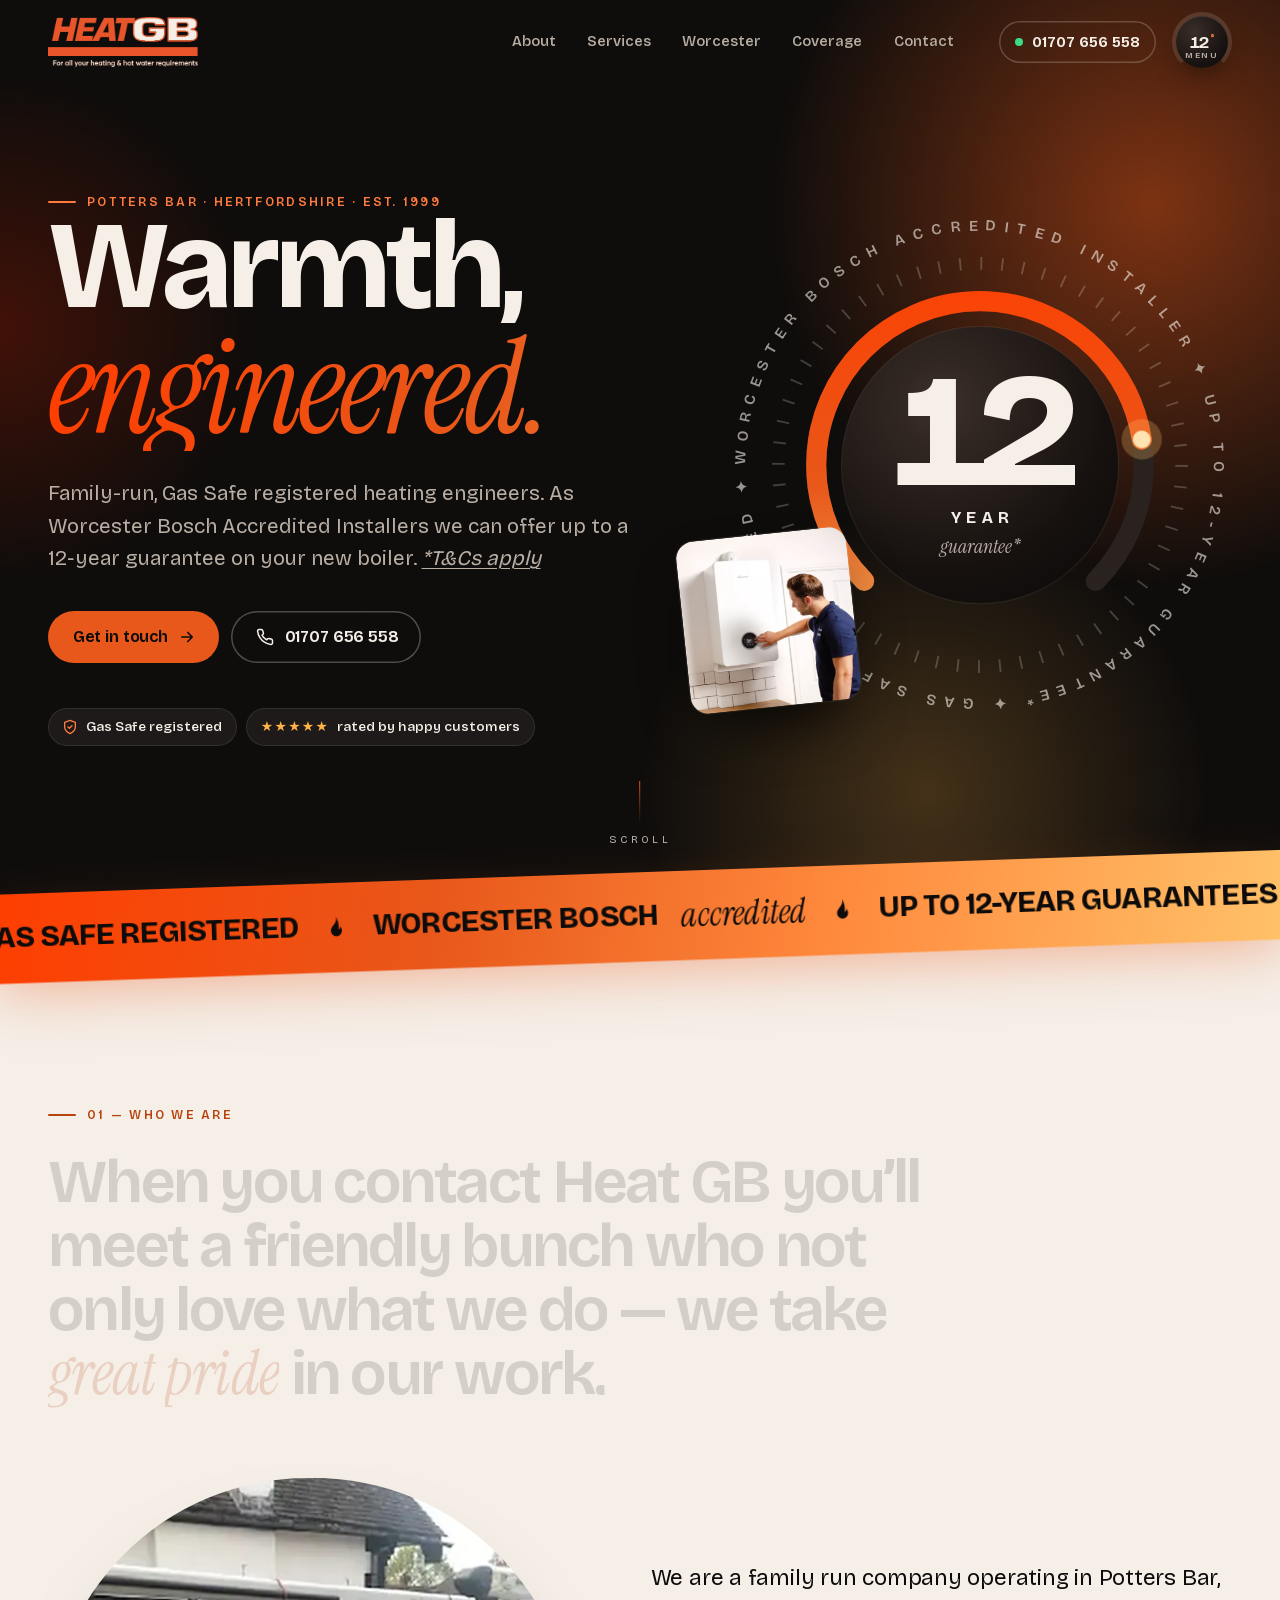
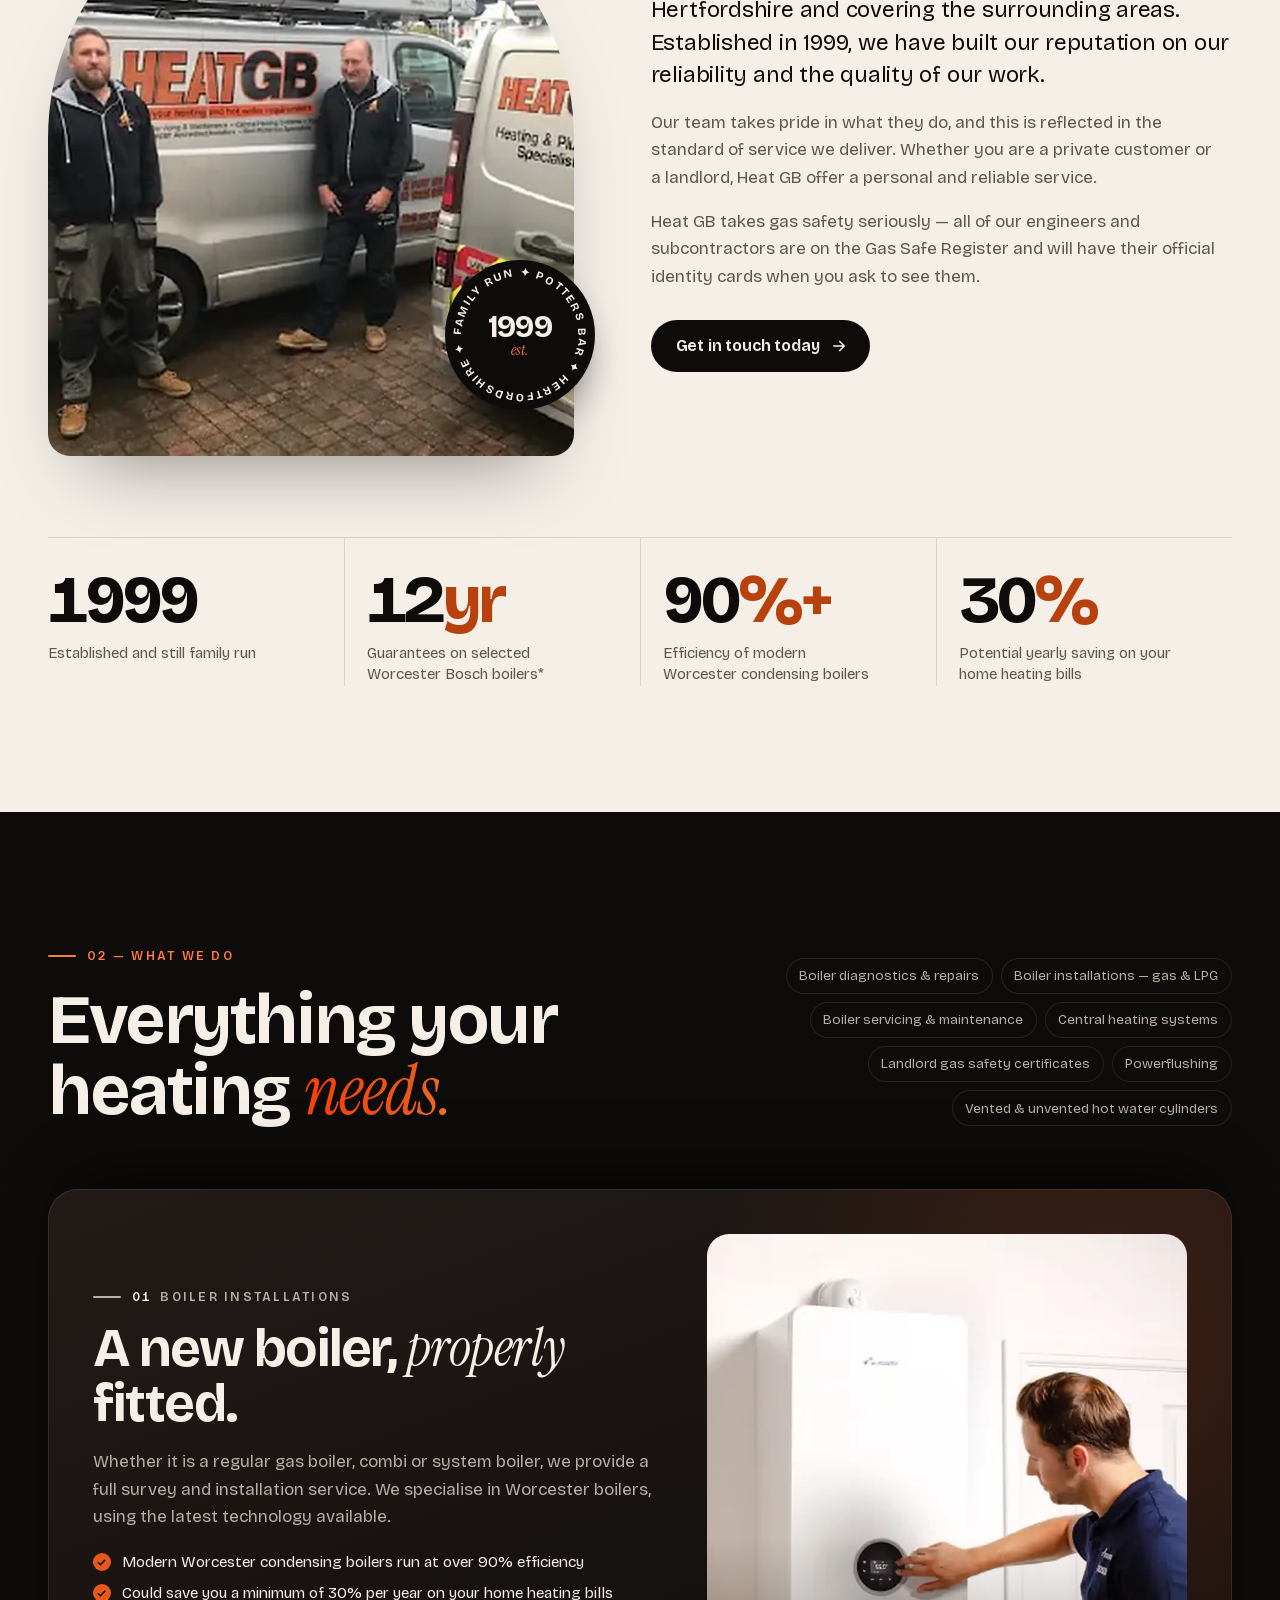
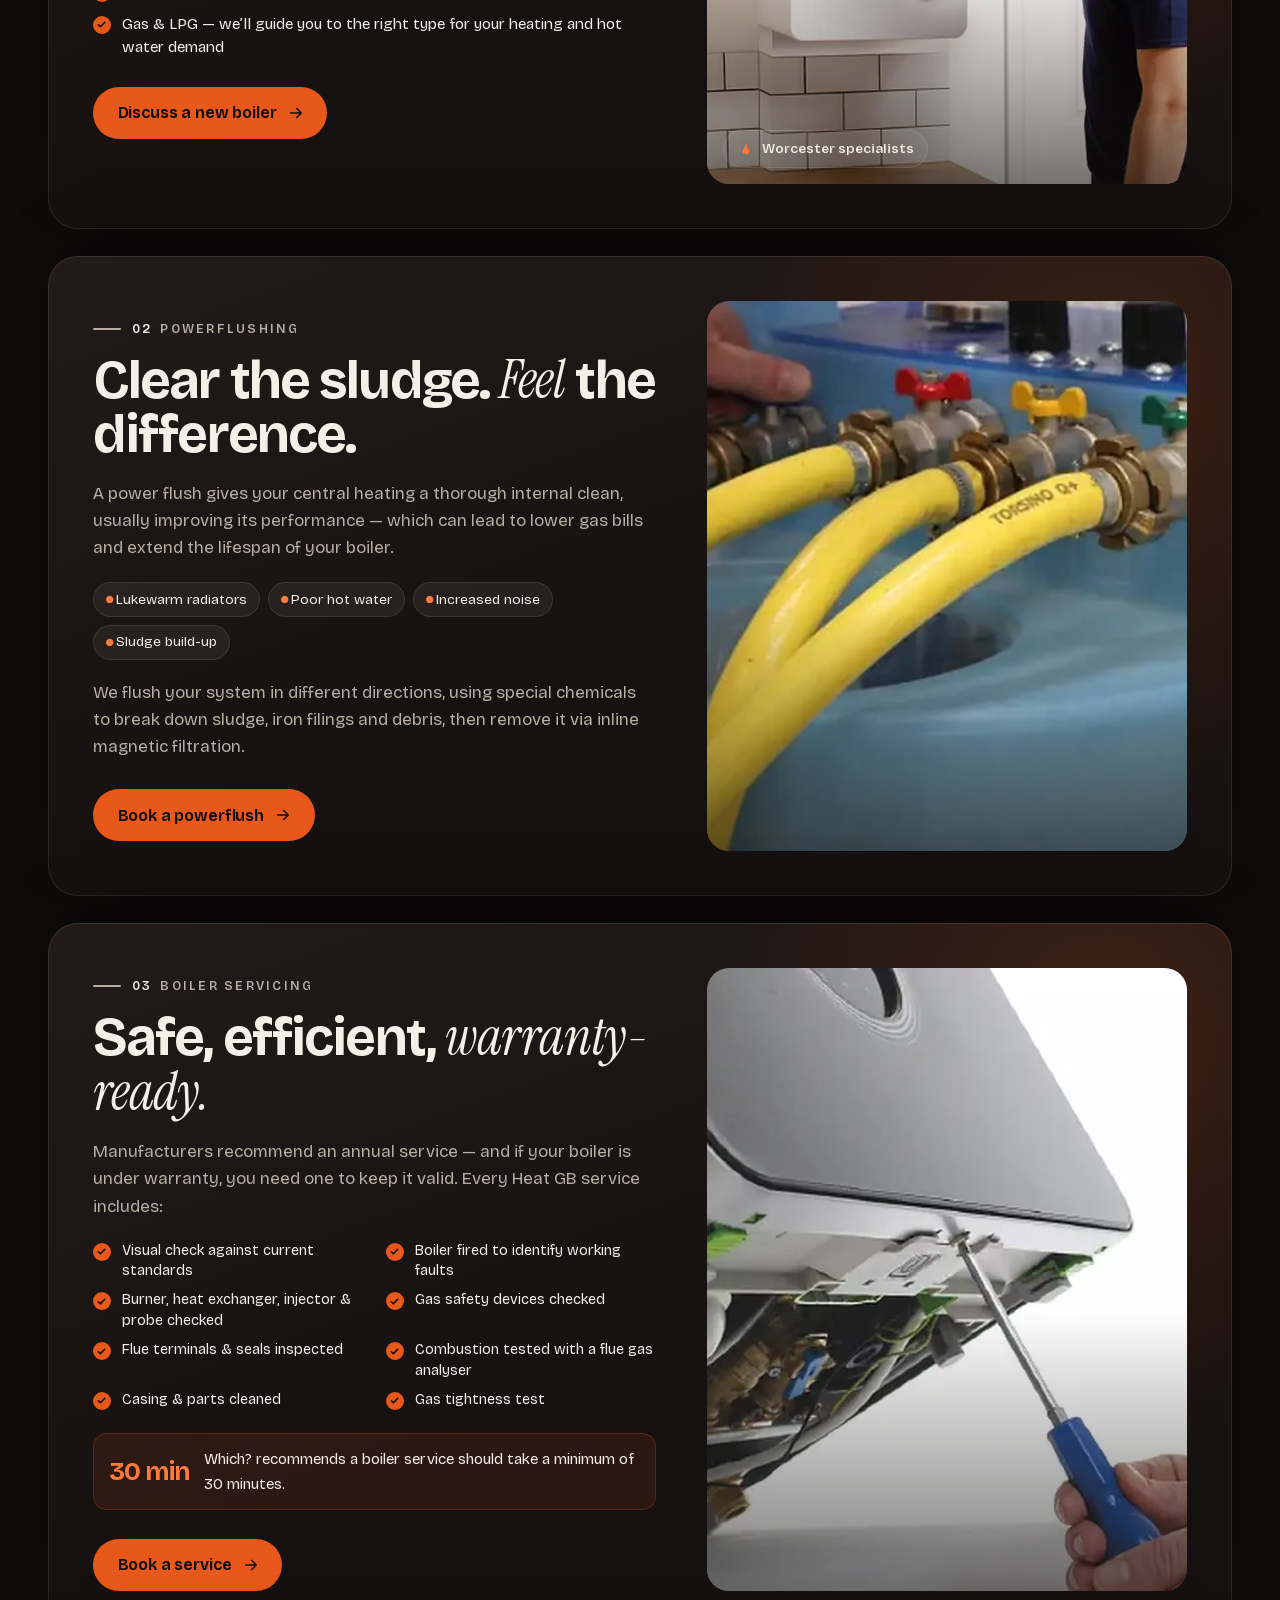
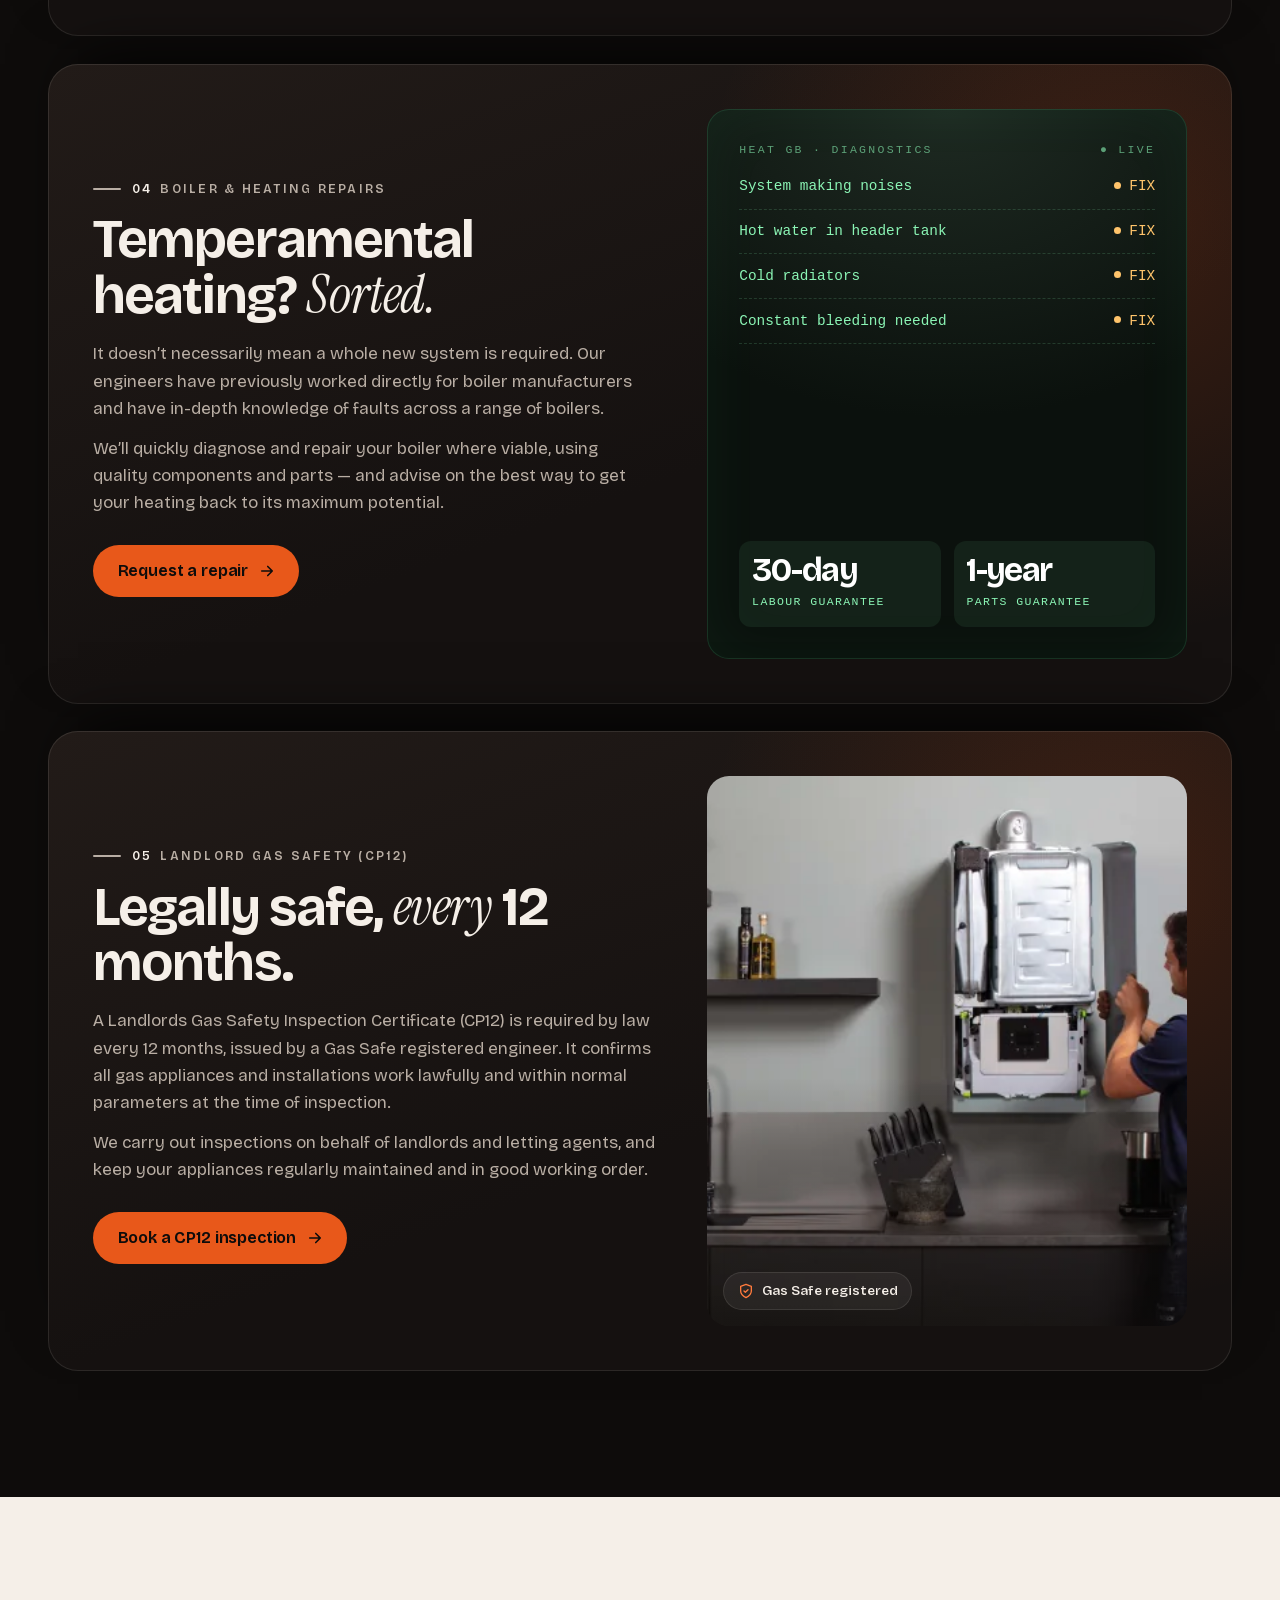
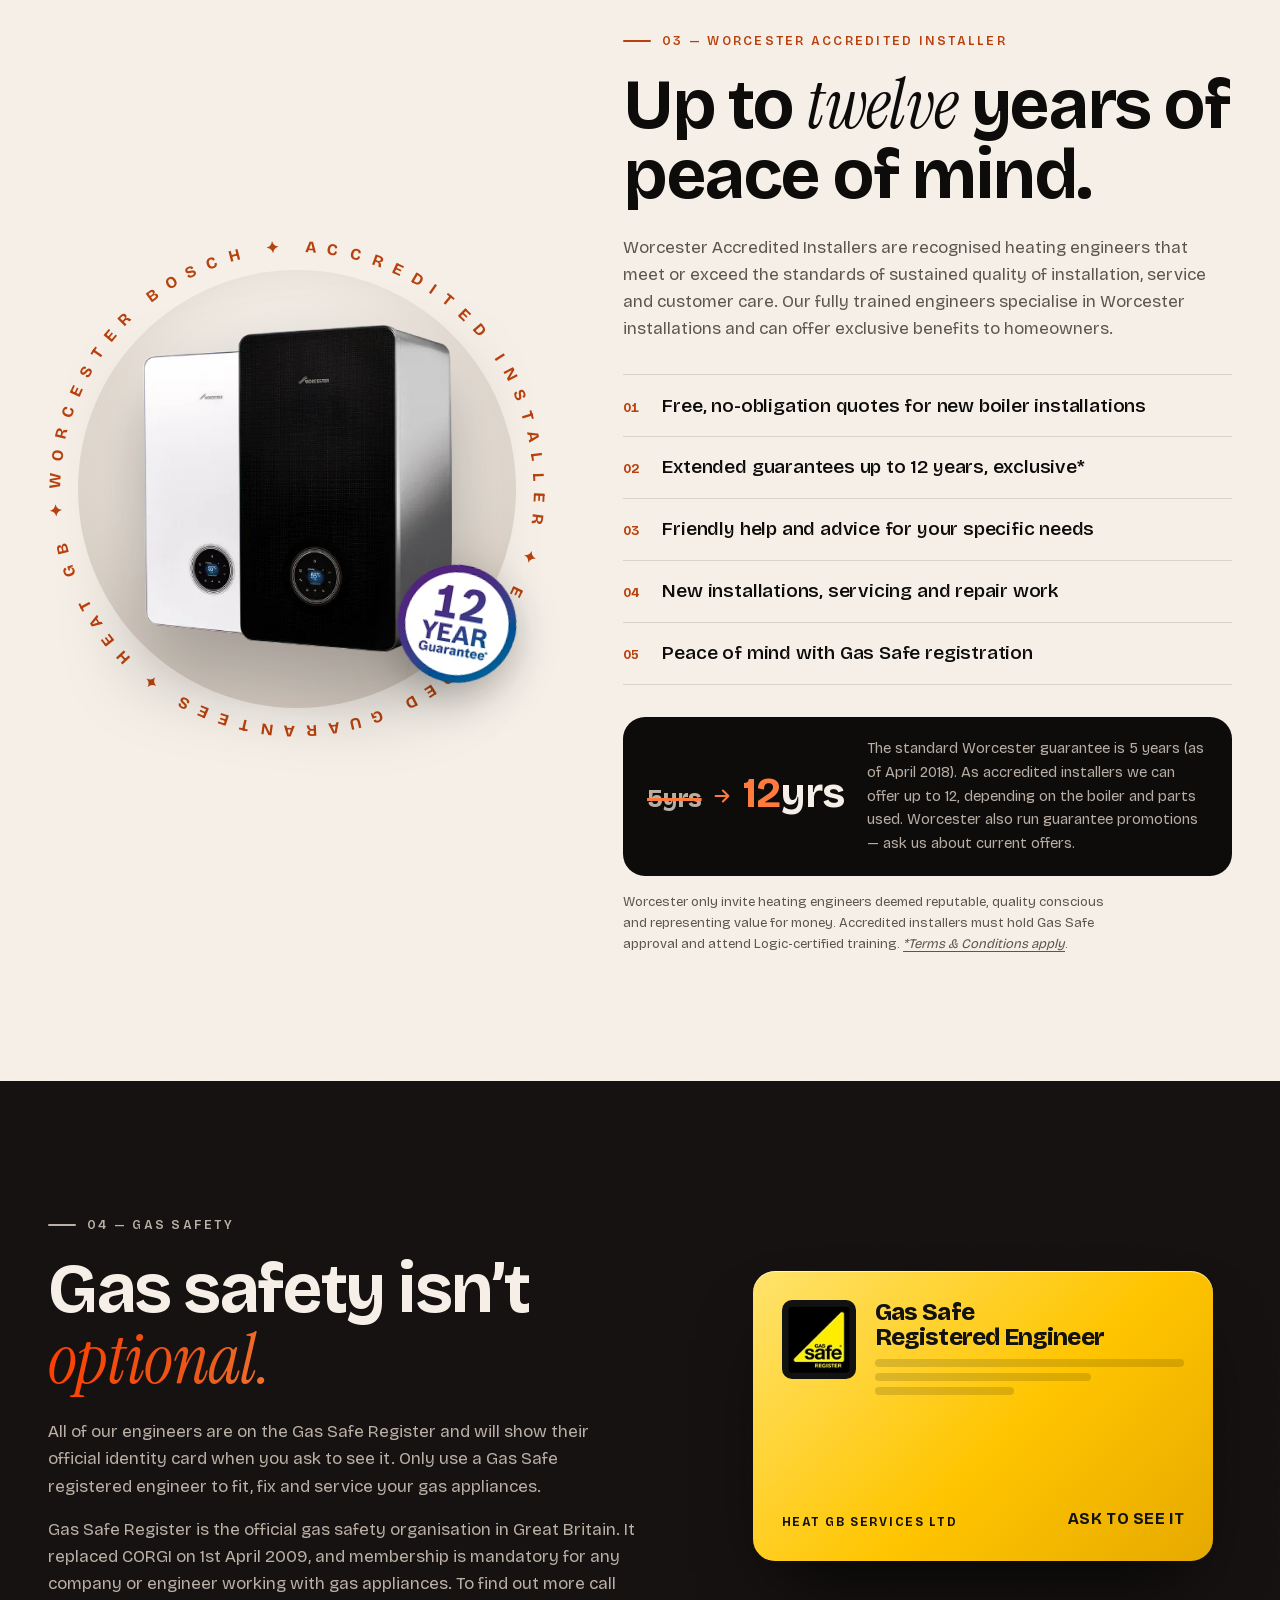
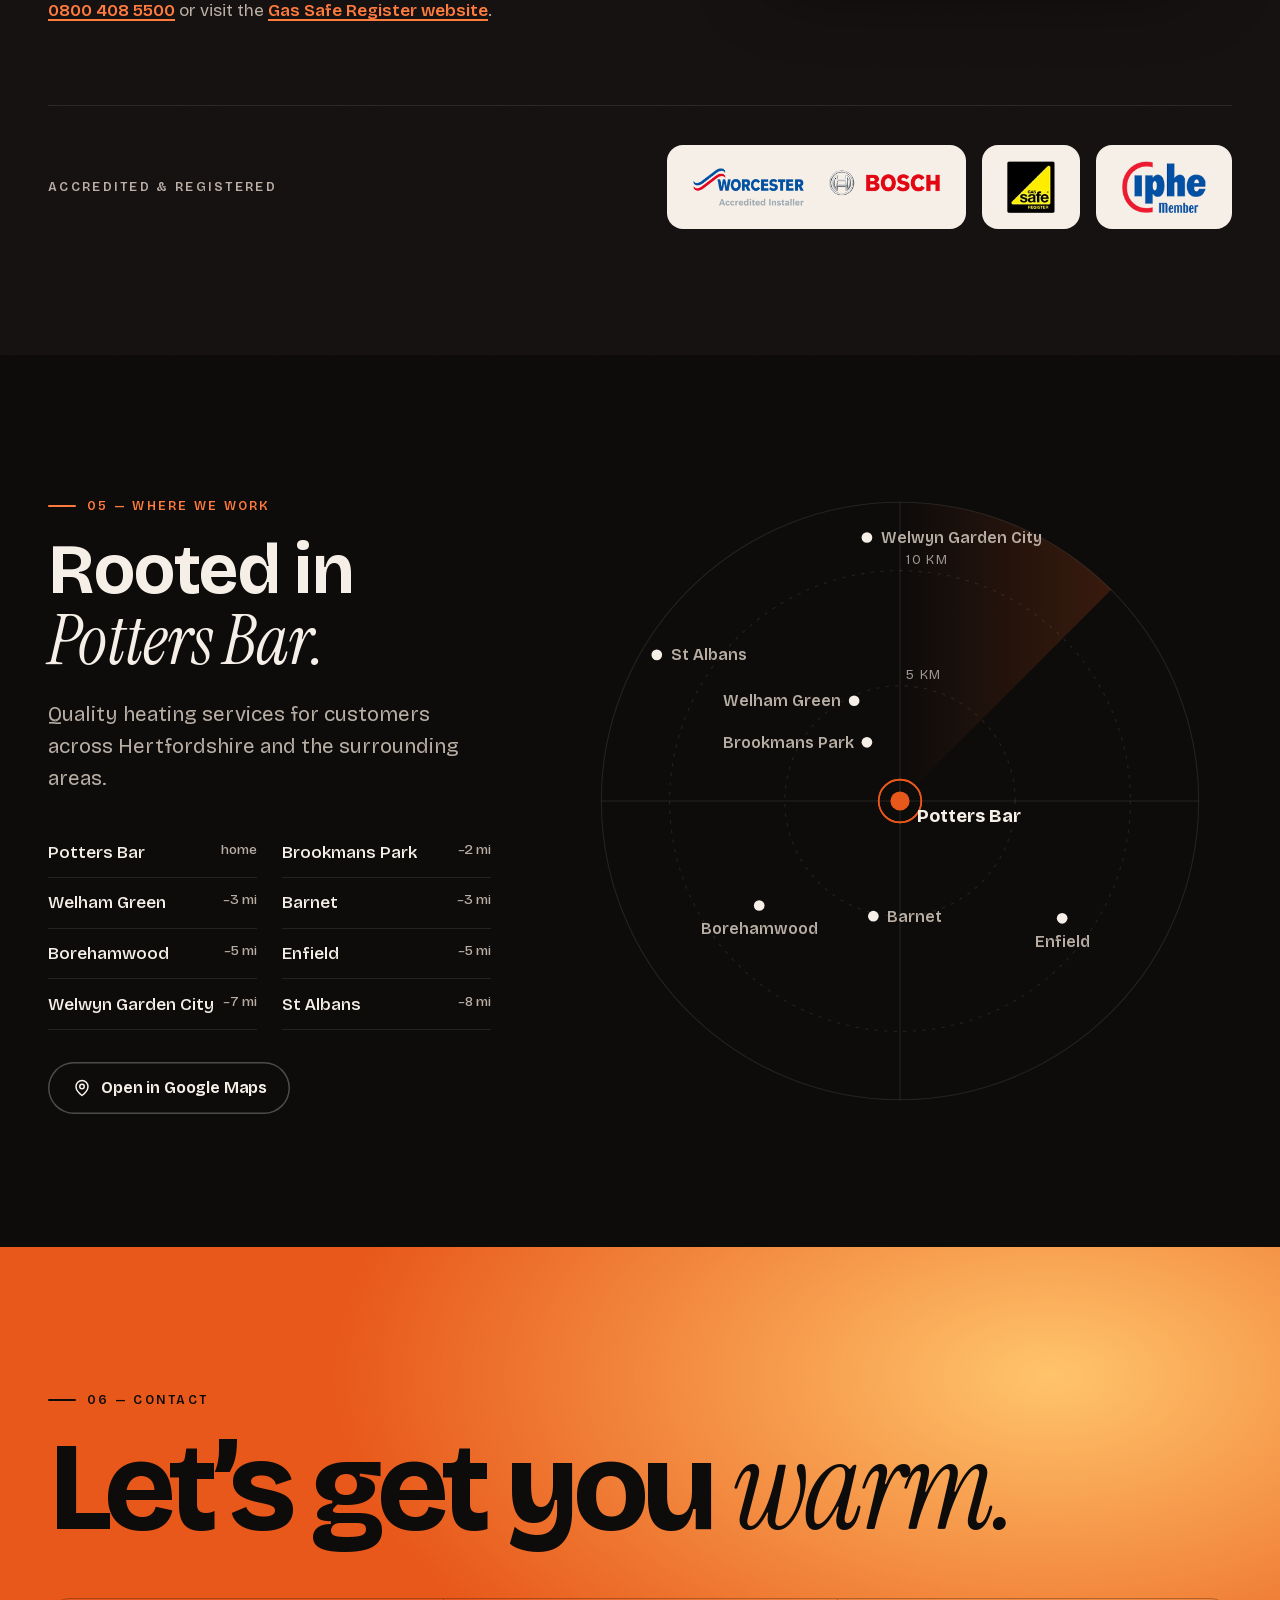
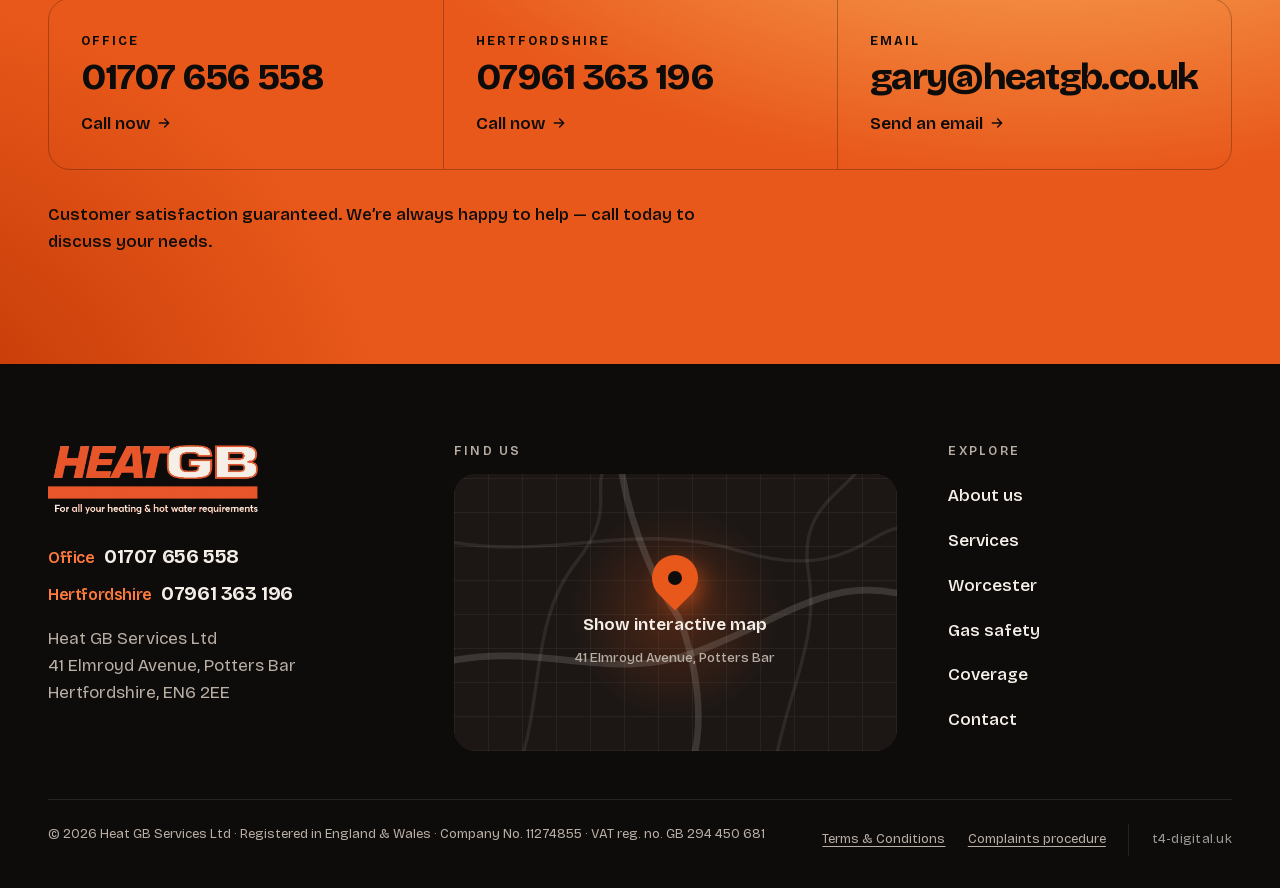
<file: index.html>
<!DOCTYPE html>
<html lang="en-GB" class="no-js">
<head>
  <meta charset="UTF-8">
  <meta name="viewport" content="width=device-width, initial-scale=1, viewport-fit=cover">
  <title>Heat GB | Boiler Installation, Servicing &amp; Repairs in Potters Bar, Hertfordshire</title>
  <meta name="description" content="Family-run, Gas Safe registered heating engineers in Potters Bar since 1999. Worcester Bosch Accredited Installers offering up to 12-year guarantees, boiler servicing, repairs, powerflushing and landlord CP12 certificates across Hertfordshire.">
  <meta name="theme-color" content="#0E0C0B">
  <meta property="og:type" content="website">
  <meta property="og:title" content="Heat GB | Warmth, engineered.">
  <meta property="og:description" content="Gas Safe registered, Worcester Bosch accredited heating engineers in Potters Bar, Hertfordshire. Up to 12-year boiler guarantees.">
  <meta property="og:locale" content="en_GB">

  <link rel="preload" href="fonts/bricolage-grotesque-var.woff2" as="font" type="font/woff2" crossorigin>
  <link rel="preload" href="fonts/instrument-serif-italic.woff2" as="font" type="font/woff2" crossorigin>
  <link rel="stylesheet" href="css/style.css">

  <link rel="icon" type="image/png" sizes="32x32" href="images/favicon-32.png">
  <link rel="icon" type="image/png" sizes="16x16" href="images/favicon-16.png">
  <link rel="apple-touch-icon" href="images/apple-touch-icon.png">

  <script>document.documentElement.className = 'js';</script>
  <script src="js/main.js" defer></script>

  <script type="application/ld+json">
  {
    "@context": "https://schema.org",
    "@type": "HVACBusiness",
    "name": "Heat GB Services Ltd",
    "description": "Family-run, Gas Safe registered heating engineers and Worcester Bosch Accredited Installers.",
    "telephone": "+441707656558",
    "email": "gary@heatgb.co.uk",
    "foundingDate": "1999",
    "address": {
      "@type": "PostalAddress",
      "streetAddress": "41 Elmroyd Avenue",
      "addressLocality": "Potters Bar",
      "addressRegion": "Hertfordshire",
      "postalCode": "EN6 2EE",
      "addressCountry": "GB"
    },
    "geo": { "@type": "GeoCoordinates", "latitude": 51.698, "longitude": -0.183 },
    "areaServed": ["Potters Bar", "Barnet", "Borehamwood", "Brookmans Park", "Enfield", "St Albans", "Welwyn Garden City", "Welham Green", "Hertfordshire"]
  }
  </script>
</head>
<body>

<!-- Icon sprite -->
<svg width="0" height="0" style="position:absolute" aria-hidden="true">
  <symbol id="i-arrow" viewBox="0 0 24 24" fill="none" stroke="currentColor" stroke-width="2.2" stroke-linecap="round" stroke-linejoin="round"><path d="M5 12h14M13 6l6 6-6 6"/></symbol>
  <symbol id="i-phone" viewBox="0 0 24 24" fill="none" stroke="currentColor" stroke-width="2" stroke-linecap="round" stroke-linejoin="round"><path d="M22 16.9v3a2 2 0 0 1-2.2 2 19.8 19.8 0 0 1-8.6-3.1 19.5 19.5 0 0 1-6-6A19.8 19.8 0 0 1 2.1 4.2 2 2 0 0 1 4.1 2h3a2 2 0 0 1 2 1.7c.1.9.4 1.8.7 2.7a2 2 0 0 1-.5 2.1L8.1 9.8a16 16 0 0 0 6 6l1.3-1.3a2 2 0 0 1 2.1-.4c.9.3 1.8.6 2.7.7a2 2 0 0 1 1.7 2z"/></symbol>
  <symbol id="i-flame" viewBox="0 0 24 24" fill="currentColor"><path d="M12 2s1 3.5-1.5 6.5C8.4 11 7 12.6 7 15a5 5 0 0 0 10 0c0-1.6-.6-3-1.5-4 .1 1.6-.6 2.7-1.6 2.9.9-3.6-.2-8.4-1.9-11.9z"/></symbol>
  <symbol id="i-shield" viewBox="0 0 24 24" fill="none" stroke="currentColor" stroke-width="2" stroke-linecap="round" stroke-linejoin="round"><path d="M12 22s8-4 8-10V5l-8-3-8 3v7c0 6 8 10 8 10z"/><path d="m9 12 2 2 4-4"/></symbol>
  <symbol id="i-pin" viewBox="0 0 24 24" fill="none" stroke="currentColor" stroke-width="2" stroke-linecap="round" stroke-linejoin="round"><path d="M20 10c0 6-8 12-8 12s-8-6-8-12a8 8 0 0 1 16 0z"/><circle cx="12" cy="10" r="3"/></symbol>
</svg>

<a class="skip" href="#main">Skip to content</a>

<!-- ═══════════ HEADER ═══════════ -->
<header class="header" id="header">
  <div class="header__inner">
    <a class="brand" href="#top" aria-label="Heat GB, back to top">
      <img src="images/logo-light.webp" width="378" height="125" alt="Heat GB">
    </a>
    <nav class="header__links" aria-label="Sections">
      <a href="#about">About</a>
      <a href="#services">Services</a>
      <a href="#worcester">Worcester</a>
      <a href="#coverage">Coverage</a>
      <a href="#contact">Contact</a>
    </nav>
    <a class="header__call" href="tel:01707656558"><span class="pulse-dot" aria-hidden="true"></span>01707 656 558</a>
  </div>
</header>

<!-- The thermostat: menu button + scroll progress -->
<button class="thermo" id="thermo" aria-controls="menu" aria-expanded="false" aria-label="Open menu">
  <span class="thermo__temp" aria-hidden="true"><span id="thermoTemp">12</span><sup>°</sup></span>
  <span class="thermo__label" aria-hidden="true">MENU</span>
  <span class="thermo__x" aria-hidden="true"></span>
</button>

<!-- ═══════════ MENU OVERLAY ═══════════ -->
<div class="menu" id="menu" role="dialog" aria-modal="true" aria-label="Site menu">
  <nav aria-label="Main">
    <ul class="menu__list">
      <li><a class="menu__link" href="#top" data-temp="12" data-name="Welcome"><small>12°</small>Home</a></li>
      <li><a class="menu__link" href="#about" data-temp="14" data-name="Family run"><small>14°</small>About us</a></li>
      <li><a class="menu__link" href="#services" data-temp="16" data-name="What we do"><small>16°</small>Services</a></li>
      <li><a class="menu__link" href="#worcester" data-temp="18" data-name="12-year guarantees"><small>18°</small>Worcester</a></li>
      <li><a class="menu__link" href="#gas-safe" data-temp="19" data-name="Registered &amp; accredited"><small>19°</small>Gas safety</a></li>
      <li><a class="menu__link" href="#coverage" data-temp="21" data-name="Where we work"><small>21°</small>Coverage</a></li>
      <li><a class="menu__link" href="#contact" data-temp="23" data-name="Nice and warm"><small>23°</small>Contact</a></li>
    </ul>
  </nav>
  <div class="menu__aside">
    <div class="dial" id="dial" aria-hidden="true">
      <svg viewBox="0 0 400 400">
        <defs>
          <linearGradient id="dialFlame" x1="0" y1="1" x2="1" y2="0"><stop offset="0" stop-color="#FF3D00"/><stop offset=".5" stop-color="#E8581A"/><stop offset="1" stop-color="#FFC46B"/></linearGradient>
          <radialGradient id="dialKnob" cx=".38" cy=".3" r=".8"><stop offset="0" stop-color="#3A2E28"/><stop offset="1" stop-color="#120F0E"/></radialGradient>
        </defs>
        <circle cx="200" cy="200" r="186" fill="none" stroke="rgba(245,239,232,.18)" stroke-width="12" stroke-dasharray="1.5 17.97"/>
        <circle cx="200" cy="200" r="150" fill="none" stroke="#2A221E" stroke-width="18" stroke-linecap="round" stroke-dasharray="706.9 1000" transform="rotate(135 200 200)"/>
        <circle class="dial__arc" id="dialArc" cx="200" cy="200" r="150" fill="none" stroke="url(#dialFlame)" stroke-width="18" stroke-linecap="round" stroke-dasharray="706.9 1000" stroke-dashoffset="615" transform="rotate(135 200 200)"/>
        <circle cx="200" cy="200" r="122" fill="url(#dialKnob)" stroke="rgba(245,239,232,.08)"/>
        <g class="dial__needle" id="dialNeedle"><circle cx="200" cy="96" r="7" fill="#FFC46B"/></g>
      </svg>
      <div class="dial__read"><span class="dial__temp"><span id="dialTemp">12</span><sup>°</sup></span><span class="dial__name" id="dialName">Welcome</span></div>
    </div>
    <div class="menu__contact">
      <a href="tel:01707656558">01707 656 558</a>
      <a href="tel:07961363196">07961 363 196</a>
      <a href="mailto:gary@heatgb.co.uk">gary@heatgb.co.uk</a>
    </div>
  </div>
</div>

<main id="main">

<!-- ═══════════ HERO ═══════════ -->
<section class="hero grain" id="top" aria-labelledby="hero-title">
  <div class="hero__heat" aria-hidden="true"><span></span><span></span><span></span></div>
  <div class="hero__grid">
    <div class="hero__copy">
      <p class="eyebrow">Potters Bar · Hertfordshire · Est. 1999</p>
      <h1 id="hero-title">Warmth, <span class="serif flame-text">engineered.</span></h1>
      <p class="lede hero__lede">Family-run, Gas Safe registered heating engineers. As Worcester Bosch Accredited Installers we can offer up to a 12&#8209;year guarantee on your new boiler. <a class="tc" href="docs/heat-gb-terms-and-conditions.pdf" target="_blank" rel="noopener">*T&amp;Cs apply</a></p>
      <div class="hero__ctas">
        <a class="btn" href="mailto:gary@heatgb.co.uk?subject=Enquiry">Get in touch <svg aria-hidden="true"><use href="#i-arrow"/></svg></a>
        <a class="btn btn--ghost" href="tel:01707656558"><svg aria-hidden="true"><use href="#i-phone"/></svg>01707 656 558</a>
      </div>
      <ul class="hero__trust">
        <li class="chip"><svg aria-hidden="true"><use href="#i-shield"/></svg>Gas Safe registered</li>
        <li><a class="chip" href="https://www.checkatrade.com/trades/HeatGBServicesLtd/" target="_blank" rel="noopener"><span class="stars" aria-hidden="true">★★★★★</span><span class="sr-only">Five stars,</span> rated by happy customers</a></li>
      </ul>
    </div>

    <div class="hero__visual" aria-hidden="true">
      <div class="gauge">
        <svg viewBox="0 0 400 400">
          <defs>
            <linearGradient id="flameG" x1="0" y1="1" x2="1" y2="0"><stop offset="0" stop-color="#FF3D00"/><stop offset=".55" stop-color="#E8581A"/><stop offset="1" stop-color="#FFC46B"/></linearGradient>
            <radialGradient id="knobG" cx=".36" cy=".28" r=".85"><stop offset="0" stop-color="#3B2F29"/><stop offset=".7" stop-color="#16110F"/><stop offset="1" stop-color="#0E0B0A"/></radialGradient>
            <path id="ringPath" d="M200,200 m-186,0 a186,186 0 1,1 372,0 a186,186 0 1,1 -372,0"/>
          </defs>
          <g class="gauge__ring">
            <text font-size="12" font-weight="600" letter-spacing="3.4" fill="rgba(245,239,232,.6)" font-family="Bricolage, Arial, sans-serif"><textPath href="#ringPath" textLength="1160" lengthAdjust="spacing">WORCESTER BOSCH ACCREDITED INSTALLER ✦ UP TO 12-YEAR GUARANTEE* ✦ GAS SAFE REGISTERED ✦</textPath></text>
          </g>
          <circle cx="200" cy="200" r="160" fill="none" stroke="rgba(245,239,232,.22)" stroke-width="10" stroke-dasharray="1.5 15.255"/>
          <circle cx="200" cy="200" r="130" fill="none" stroke="#2A221E" stroke-width="16" stroke-linecap="round" stroke-dasharray="612.6 1000" transform="rotate(135 200 200)"/>
          <circle class="gauge__arc" cx="200" cy="200" r="130" fill="none" stroke="url(#flameG)" stroke-width="16" stroke-linecap="round" transform="rotate(135 200 200)"/>
          <circle cx="200" cy="200" r="110" fill="url(#knobG)" stroke="rgba(245,239,232,.07)"/>
          <g class="gauge__dot"><circle cx="108.1" cy="291.9" r="16" fill="rgba(255,196,107,.25)"/><circle cx="108.1" cy="291.9" r="7" fill="#FFE3B0"/></g>
        </svg>
        <div class="gauge__read">
          <span class="gauge__num" id="gaugeNum">12</span>
          <span class="gauge__unit">Year</span>
          <span class="gauge__sub">guarantee*</span>
        </div>
      </div>
      <figure class="hero__photo">
        <img src="images/photo-boiler.webp" srcset="images/photo-boiler.webp 448w, images/photo-boiler@2x.webp 896w" sizes="(max-width: 960px) 38vw, 180px" width="448" height="453" alt="">
      </figure>
    </div>
  </div>
  <div class="scroll-cue" aria-hidden="true"><i></i>Scroll</div>
</section>

<!-- ═══════════ MARQUEE ═══════════ -->
<div class="marquee" aria-hidden="true">
  <div class="marquee__track">
    <div class="marquee__group">
      <span class="marquee__item">Gas Safe registered <svg><use href="#i-flame"/></svg></span>
      <span class="marquee__item">Worcester Bosch <span class="serif">accredited</span> <svg><use href="#i-flame"/></svg></span>
      <span class="marquee__item">Up to 12-year guarantees <svg><use href="#i-flame"/></svg></span>
      <span class="marquee__item">Family run <span class="serif">since 1999</span> <svg><use href="#i-flame"/></svg></span>
      <span class="marquee__item">Landlord CP12 certificates <svg><use href="#i-flame"/></svg></span>
      <span class="marquee__item">Gas &amp; LPG boilers <svg><use href="#i-flame"/></svg></span>
    </div>
    <div class="marquee__group">
      <span class="marquee__item">Gas Safe registered <svg><use href="#i-flame"/></svg></span>
      <span class="marquee__item">Worcester Bosch <span class="serif">accredited</span> <svg><use href="#i-flame"/></svg></span>
      <span class="marquee__item">Up to 12-year guarantees <svg><use href="#i-flame"/></svg></span>
      <span class="marquee__item">Family run <span class="serif">since 1999</span> <svg><use href="#i-flame"/></svg></span>
      <span class="marquee__item">Landlord CP12 certificates <svg><use href="#i-flame"/></svg></span>
      <span class="marquee__item">Gas &amp; LPG boilers <svg><use href="#i-flame"/></svg></span>
    </div>
  </div>
</div>

<!-- ═══════════ ABOUT ═══════════ -->
<section class="section light about" id="about" aria-labelledby="about-title">
  <div class="wrap">
    <p class="eyebrow">01 — Who we are</p>
    <h2 class="statement" id="about-title" data-split>When you contact Heat GB you’ll meet a friendly bunch who not only love what we do — we take <span class="serif">great pride</span> in our work.</h2>

    <div class="about__grid">
      <div class="about__media" data-reveal="scale">
        <div class="about__photo">
          <img src="images/photo-team.webp" srcset="images/photo-team.webp 453w, images/photo-team@2x.webp 906w" sizes="(max-width: 960px) 92vw, 540px" width="453" height="315" alt="Two Heat GB engineers standing beside their liveried vans" loading="lazy" decoding="async">
        </div>
        <div class="sticker" aria-hidden="true">
          <svg viewBox="0 0 200 200"><defs><path id="stk" d="M100,100 m-78,0 a78,78 0 1,1 156,0 a78,78 0 1,1 -156,0"/></defs><text font-size="15" font-weight="700" letter-spacing="3" fill="#F5EFE8" font-family="Bricolage, Arial, sans-serif"><textPath href="#stk" textLength="480" lengthAdjust="spacing">FAMILY RUN ✦ POTTERS BAR ✦ HERTFORDSHIRE ✦</textPath></text></svg>
          <b>1999<small>est.</small></b>
        </div>
      </div>
      <div class="about__text" data-reveal>
        <p class="big">We are a family run company operating in Potters Bar, Hertfordshire and covering the surrounding areas. Established in 1999, we have built our reputation on our reliability and the quality of our work.</p>
        <p>Our team takes pride in what they do, and this is reflected in the standard of service we deliver. Whether you are a private customer or a landlord, Heat GB offer a personal and reliable service.</p>
        <p>Heat GB takes gas safety seriously — all of our engineers and subcontractors are on the Gas Safe Register and will have their official identity cards when you ask to see them.</p>
        <a class="btn btn--dark" href="mailto:gary@heatgb.co.uk?subject=Enquiry" style="margin-top:.8rem">Get in touch today <svg aria-hidden="true"><use href="#i-arrow"/></svg></a>
      </div>
    </div>

    <div class="stats">
      <div class="stat" data-reveal><span class="stat__num" data-count="1999">1999</span><span class="stat__label">Established and still family run</span></div>
      <div class="stat" data-reveal style="--d:.08s"><span class="stat__num"><span data-count="12">12</span><em>yr</em></span><span class="stat__label">Guarantees on selected Worcester Bosch boilers*</span></div>
      <div class="stat" data-reveal style="--d:.16s"><span class="stat__num"><span data-count="90">90</span><em>%+</em></span><span class="stat__label">Efficiency of modern Worcester condensing boilers</span></div>
      <div class="stat" data-reveal style="--d:.24s"><span class="stat__num"><span data-count="30">30</span><em>%</em></span><span class="stat__label">Potential yearly saving on your home heating bills</span></div>
    </div>
  </div>
</section>

<!-- ═══════════ SERVICES ═══════════ -->
<section class="section services" id="services" aria-labelledby="services-title">
  <div class="wrap">
    <div class="services__head">
      <div>
        <p class="eyebrow">02 — What we do</p>
        <h2 class="h-lg" id="services-title">Everything your heating <span class="serif flame-text">needs.</span></h2>
      </div>
      <ul class="tags" aria-label="All services">
        <li>Boiler diagnostics &amp; repairs</li>
        <li>Boiler installations — gas &amp; LPG</li>
        <li>Boiler servicing &amp; maintenance</li>
        <li>Central heating systems</li>
        <li>Landlord gas safety certificates</li>
        <li>Powerflushing</li>
        <li>Vented &amp; unvented hot water cylinders</li>
      </ul>
    </div>

    <div class="stack">
      <!-- 01 Installations -->
      <article class="card" style="--i:0" id="installations">
        <div>
          <p class="eyebrow"><span class="card__n">01</span>Boiler installations</p>
          <h3>A new boiler, <span class="serif">properly</span> fitted.</h3>
          <p>Whether it is a regular gas boiler, combi or system boiler, we provide a full survey and installation service. We specialise in Worcester boilers, using the latest technology available.</p>
          <ul class="ticks">
            <li>Modern Worcester condensing boilers run at over 90% efficiency</li>
            <li>Could save you a minimum of 30% per year on your home heating bills</li>
            <li>Gas &amp; LPG — we’ll guide you to the right type for your heating and hot water demand</li>
          </ul>
          <div class="card__actions">
            <a class="btn" href="mailto:gary@heatgb.co.uk?subject=Boiler%20installation%20enquiry">Discuss a new boiler <svg aria-hidden="true"><use href="#i-arrow"/></svg></a>
          </div>
        </div>
        <div class="card__media">
          <img src="images/photo-boiler.webp" srcset="images/photo-boiler.webp 448w, images/photo-boiler@2x.webp 896w" sizes="(max-width: 960px) 92vw, 520px" width="448" height="453" alt="Heat GB engineer adjusting the controls of a newly installed Worcester boiler" loading="lazy" decoding="async">
          <span class="chip card__tag"><svg aria-hidden="true"><use href="#i-flame"/></svg>Worcester specialists</span>
        </div>
      </article>

      <!-- 02 Powerflushing -->
      <article class="card" style="--i:1" id="powerflushing">
        <div>
          <p class="eyebrow"><span class="card__n">02</span>Powerflushing</p>
          <h3>Clear the sludge. <span class="serif">Feel</span> the difference.</h3>
          <p>A power flush gives your central heating a thorough internal clean, usually improving its performance — which can lead to lower gas bills and extend the lifespan of your boiler.</p>
          <ul class="symptoms" aria-label="Signs you may need a powerflush">
            <li>Lukewarm radiators</li><li>Poor hot water</li><li>Increased noise</li><li>Sludge build-up</li>
          </ul>
          <p style="margin-top:1.2rem">We flush your system in different directions, using special chemicals to break down sludge, iron filings and debris, then remove it via inline magnetic filtration.</p>
          <div class="card__actions">
            <a class="btn" href="mailto:gary@heatgb.co.uk?subject=Powerflush%20booking">Book a powerflush <svg aria-hidden="true"><use href="#i-arrow"/></svg></a>
          </div>
        </div>
        <div class="card__media">
          <img src="images/photo-powerflush.webp" srcset="images/photo-powerflush.webp 448w, images/photo-powerflush@2x.webp 896w" sizes="(max-width: 960px) 92vw, 520px" width="448" height="277" alt="Powerflushing machine connected to a central heating system with yellow hoses" loading="lazy" decoding="async">
        </div>
      </article>

      <!-- 03 Servicing -->
      <article class="card" style="--i:2" id="servicing">
        <div>
          <p class="eyebrow"><span class="card__n">03</span>Boiler servicing</p>
          <h3>Safe, efficient, <span class="serif">warranty-ready.</span></h3>
          <p>Manufacturers recommend an annual service — and if your boiler is under warranty, you need one to keep it valid. Every Heat GB service includes:</p>
          <ul class="ticks ticks--2">
            <li>Visual check against current standards</li>
            <li>Boiler fired to identify working faults</li>
            <li>Burner, heat exchanger, injector &amp; probe checked</li>
            <li>Gas safety devices checked</li>
            <li>Flue terminals &amp; seals inspected</li>
            <li>Combustion tested with a flue gas analyser</li>
            <li>Casing &amp; parts cleaned</li>
            <li>Gas tightness test</li>
          </ul>
          <div class="note"><strong>30 min</strong><span>Which? recommends a boiler service should take a minimum of 30 minutes.</span></div>
          <div class="card__actions">
            <a class="btn" href="mailto:gary@heatgb.co.uk?subject=Boiler%20service%20booking">Book a service <svg aria-hidden="true"><use href="#i-arrow"/></svg></a>
          </div>
        </div>
        <div class="card__media">
          <img src="images/photo-servicing.webp" srcset="images/photo-servicing.webp 486w, images/photo-servicing@2x.webp 972w" sizes="(max-width: 960px) 92vw, 520px" width="486" height="369" alt="Engineer servicing the internal components of a boiler with a screwdriver" loading="lazy" decoding="async">
        </div>
      </article>

      <!-- 04 Repairs -->
      <article class="card" style="--i:3" id="repairs">
        <div>
          <p class="eyebrow"><span class="card__n">04</span>Boiler &amp; heating repairs</p>
          <h3>Temperamental heating? <span class="serif">Sorted.</span></h3>
          <p>It doesn’t necessarily mean a whole new system is required. Our engineers have previously worked directly for boiler manufacturers and have in-depth knowledge of faults across a range of boilers.</p>
          <p>We’ll quickly diagnose and repair your boiler where viable, using quality components and parts — and advise on the best way to get your heating back to its maximum potential.</p>
          <div class="card__actions">
            <a class="btn" href="mailto:gary@heatgb.co.uk?subject=Boiler%20repair%20request">Request a repair <svg aria-hidden="true"><use href="#i-arrow"/></svg></a>
          </div>
        </div>
        <div class="lcd" role="img" aria-label="Common symptoms we fix: noisy system, hot water in the header tank, cold radiators, constant bleeding. All repairs carry a 30-day labour and 1-year parts guarantee.">
          <div class="lcd__top"><span>HEAT GB · DIAGNOSTICS</span><span>● LIVE</span></div>
          <div class="lcd__rows">
            <div class="lcd__row"><span>System making noises</span><span>FIX</span></div>
            <div class="lcd__row"><span>Hot water in header tank</span><span>FIX</span></div>
            <div class="lcd__row"><span>Cold radiators</span><span>FIX</span></div>
            <div class="lcd__row"><span>Constant bleeding needed</span><span>FIX</span></div>
          </div>
          <div class="lcd__foot">
            <div><b>30-day</b><small>labour guarantee</small></div>
            <div><b>1-year</b><small>parts guarantee</small></div>
          </div>
        </div>
      </article>

      <!-- 05 CP12 -->
      <article class="card" style="--i:4" id="cp12">
        <div>
          <p class="eyebrow"><span class="card__n">05</span>Landlord gas safety (CP12)</p>
          <h3>Legally safe, <span class="serif">every</span> 12 months.</h3>
          <p>A Landlords Gas Safety Inspection Certificate (CP12) is required by law every 12 months, issued by a Gas Safe registered engineer. It confirms all gas appliances and installations work lawfully and within normal parameters at the time of inspection.</p>
          <p>We carry out inspections on behalf of landlords and letting agents, and keep your appliances regularly maintained and in good working order.</p>
          <div class="card__actions">
            <a class="btn" href="mailto:gary@heatgb.co.uk?subject=CP12%20inspection%20booking">Book a CP12 inspection <svg aria-hidden="true"><use href="#i-arrow"/></svg></a>
          </div>
        </div>
        <div class="card__media">
          <img src="images/photo-cp12.webp" srcset="images/photo-cp12.webp 552w, images/photo-cp12@2x.webp 1104w" sizes="(max-width: 960px) 92vw, 520px" width="552" height="406" alt="Gas Safe engineer inspecting a wall-mounted boiler in a modern kitchen" loading="lazy" decoding="async">
          <span class="chip card__tag"><svg aria-hidden="true"><use href="#i-shield"/></svg>Gas Safe registered</span>
        </div>
      </article>
    </div>
  </div>
</section>

<!-- ═══════════ WORCESTER ═══════════ -->
<section class="section light worcester" id="worcester" aria-labelledby="worcester-title">
  <div class="wrap worcester__grid">
    <div class="pedestal" data-reveal="scale">
      <div class="pedestal__disc"></div>
      <div class="pedestal__ring" aria-hidden="true">
        <svg viewBox="0 0 400 400"><defs><path id="ped" d="M200,200 m-190,0 a190,190 0 1,1 380,0 a190,190 0 1,1 -380,0"/></defs><text font-size="13" font-weight="700" letter-spacing="4" fill="#B8420E" font-family="Bricolage, Arial, sans-serif"><textPath href="#ped" textLength="1185" lengthAdjust="spacing">WORCESTER BOSCH ✦ ACCREDITED INSTALLER ✦ EXTENDED GUARANTEES ✦ HEAT GB ✦</textPath></text></svg>
      </div>
      <img class="boilers" src="images/worcester-boilers.webp" srcset="images/worcester-boilers.webp 366w, images/worcester-boilers@2x.webp 732w" sizes="(max-width: 960px) 60vw, 330px" width="366" height="387" alt="Worcester Bosch combi boilers in white and black" loading="lazy" decoding="async">
      <img class="badge" src="images/badge-12year.webp" width="203" height="216" alt="12 year guarantee" loading="lazy" decoding="async">
    </div>
    <div data-reveal>
      <p class="eyebrow">03 — Worcester Accredited Installer</p>
      <h2 class="h-lg" id="worcester-title">Up to <span class="serif">twelve</span> years of peace of mind.</h2>
      <p>Worcester Accredited Installers are recognised heating engineers that meet or exceed the standards of sustained quality of installation, service and customer care. Our fully trained engineers specialise in Worcester installations and can offer exclusive benefits to homeowners.</p>
      <ul class="benefits">
        <li><span>01</span>Free, no-obligation quotes for new boiler installations</li>
        <li><span>02</span>Extended guarantees up to 12 years, exclusive*</li>
        <li><span>03</span>Friendly help and advice for your specific needs</li>
        <li><span>04</span>New installations, servicing and repair work</li>
        <li><span>05</span>Peace of mind with Gas Safe registration</li>
      </ul>
      <div class="guarantee-strip">
        <div class="vs"><s>5yrs</s><svg aria-hidden="true"><use href="#i-arrow"/></svg><b><em>12</em>yrs</b></div>
        <p>The standard Worcester guarantee is 5 years (as of April 2018). As accredited installers we can offer up to 12, depending on the boiler and parts used. Worcester also run guarantee promotions — ask us about current offers.</p>
      </div>
      <p class="fine">Worcester only invite heating engineers deemed reputable, quality conscious and representing value for money. Accredited installers must hold Gas Safe approval and attend Logic-certified training. <a class="tc" href="docs/heat-gb-terms-and-conditions.pdf" target="_blank" rel="noopener">*Terms &amp; Conditions apply</a>.</p>
    </div>
  </div>
</section>

<!-- ═══════════ GAS SAFE ═══════════ -->
<section class="section safe grain" id="gas-safe" aria-labelledby="safe-title">
  <div class="wrap">
    <div class="safe__grid">
      <div data-reveal>
        <p class="eyebrow">04 — Gas safety</p>
        <h2 class="h-lg" id="safe-title">Gas safety isn’t <span class="serif flame-text">optional.</span></h2>
        <p>All of our engineers are on the Gas Safe Register and will show their official identity card when you ask to see it. Only use a Gas Safe registered engineer to fit, fix and service your gas appliances.</p>
        <p>Gas Safe Register is the official gas safety organisation in Great Britain. It replaced CORGI on 1st April 2009, and membership is mandatory for any company or engineer working with gas appliances. To find out more call <a class="inline" href="tel:08004085500">0800 408 5500</a> or visit the <a class="inline" href="https://www.gassaferegister.co.uk/" target="_blank" rel="noopener">Gas Safe Register website</a>.</p>
      </div>
      <div class="idcard" data-reveal="scale" aria-hidden="true">
        <img class="idcard__logo" src="images/logo-gas-safe.webp" width="78" height="85" alt="" loading="lazy" decoding="async">
        <div class="idcard__title">Gas Safe<br>Registered Engineer</div>
        <div class="idcard__lines"><i></i><i></i><i></i></div>
        <div class="idcard__foot"><span>Heat GB Services Ltd</span><b>Ask to see it</b></div>
      </div>
    </div>

    <div class="accreds">
      <h3>Accredited &amp; registered</h3>
      <ul>
        <li><a href="https://www.worcester-bosch.co.uk/" target="_blank" rel="noopener"><img src="images/logo-worcester-bosch.webp" width="436" height="67" alt="Worcester Bosch Accredited Installer" loading="lazy" decoding="async" style="height:38px"></a></li>
        <li><a href="https://www.gassaferegister.co.uk/" target="_blank" rel="noopener"><img src="images/logo-gas-safe.webp" width="78" height="85" alt="Gas Safe Register" loading="lazy" decoding="async"></a></li>
        <li><a href="https://www.ciphe.org.uk/" target="_blank" rel="noopener"><img src="images/logo-ciphe.webp" width="138" height="85" alt="CIPHE Member" loading="lazy" decoding="async"></a></li>
      </ul>
    </div>
  </div>
</section>

<!-- ═══════════ COVERAGE ═══════════ -->
<section class="section coverage" id="coverage" aria-labelledby="coverage-title">
  <div class="wrap coverage__grid">
    <div data-reveal>
      <p class="eyebrow">05 — Where we work</p>
      <h2 class="h-lg" id="coverage-title">Rooted in <span class="serif">Potters Bar.</span></h2>
      <p class="lede">Quality heating services for customers across Hertfordshire and the surrounding areas.</p>
      <ul class="areas" id="areas">
        <li data-town="pb">Potters Bar <span>home</span></li>
        <li data-town="bp">Brookmans Park <span>~2 mi</span></li>
        <li data-town="wg">Welham Green <span>~3 mi</span></li>
        <li data-town="ba">Barnet <span>~3 mi</span></li>
        <li data-town="bw">Borehamwood <span>~5 mi</span></li>
        <li data-town="en">Enfield <span>~5 mi</span></li>
        <li data-town="wgc">Welwyn Garden City <span>~7 mi</span></li>
        <li data-town="sa">St Albans <span>~8 mi</span></li>
      </ul>
      <a class="btn btn--ghost" href="https://maps.google.com/?q=41+Elmroyd+Avenue,+Potters+Bar,+EN6+2EE" target="_blank" rel="noopener"><svg aria-hidden="true"><use href="#i-pin"/></svg>Open in Google Maps</a>
    </div>

    <div class="radar" data-reveal="scale" role="img" aria-label="Map of the areas we cover, centred on Potters Bar">
      <svg viewBox="0 0 600 600" aria-hidden="true">
        <defs>
          <linearGradient id="sweepG" x1="0" y1="0" x2="1" y2="0"><stop offset="0" stop-color="#E8581A" stop-opacity="0"/><stop offset="1" stop-color="#E8581A" stop-opacity=".2"/></linearGradient>
        </defs>
        <circle class="ring" cx="300" cy="300" r="280"/>
        <circle class="ring ring--dash" cx="300" cy="300" r="216"/>
        <circle class="ring ring--dash" cx="300" cy="300" r="108"/>
        <path class="ring" d="M300 20v560M20 300h560"/>
        <text class="km" x="306" y="186">5 KM</text>
        <text class="km" x="306" y="78">10 KM</text>
        <g class="sweep"><path d="M300 300 L300 20 A280 280 0 0 1 498 102 Z" fill="url(#sweepG)"/></g>
        <g class="town" data-town="wgc"><circle cx="269" cy="53" r="5"/><text x="282" y="58">Welwyn Garden City</text></g>
        <g class="town" data-town="sa"><circle cx="72" cy="163" r="5"/><text x="85" y="168">St Albans</text></g>
        <g class="town" data-town="wg"><circle cx="257" cy="206" r="5"/><text x="245" y="211" text-anchor="end">Welham Green</text></g>
        <g class="town" data-town="bp"><circle cx="269" cy="245" r="5"/><text x="257" y="250" text-anchor="end">Brookmans Park</text></g>
        <g class="town" data-town="bw"><circle cx="168" cy="398" r="5"/><text x="168" y="425" text-anchor="middle">Borehamwood</text></g>
        <g class="town" data-town="ba"><circle cx="275" cy="408" r="5"/><text x="288" y="413">Barnet</text></g>
        <g class="town" data-town="en"><circle cx="452" cy="410" r="5"/><text x="452" y="437" text-anchor="middle">Enfield</text></g>
        <g class="home town" data-town="pb">
          <circle class="wave" cx="300" cy="300" r="20"/><circle class="wave" cx="300" cy="300" r="20"/>
          <circle class="core" cx="300" cy="300" r="9"/>
          <text x="316" y="320">Potters Bar</text>
        </g>
      </svg>
    </div>
  </div>
</section>

<!-- ═══════════ CONTACT FINALE ═══════════ -->
<section class="finale" id="contact" aria-labelledby="contact-title">
  <div class="wrap">
    <p class="eyebrow">06 — Contact</p>
    <h2 id="contact-title">Let’s get you <span class="serif">warm.</span></h2>
    <div class="finale__grid">
      <a class="finale__cell" href="tel:01707656558"><small>Office</small><b>01707 656 558</b><span>Call now <svg aria-hidden="true"><use href="#i-arrow"/></svg></span></a>
      <a class="finale__cell" href="tel:07961363196"><small>Hertfordshire</small><b>07961 363 196</b><span>Call now <svg aria-hidden="true"><use href="#i-arrow"/></svg></span></a>
      <a class="finale__cell" href="mailto:gary@heatgb.co.uk?subject=Enquiry"><small>Email</small><b>gary@heatgb.co.uk</b><span>Send an email <svg aria-hidden="true"><use href="#i-arrow"/></svg></span></a>
    </div>
    <p class="finale__note">Customer satisfaction guaranteed. We’re always happy to help — call today to discuss your needs.</p>
  </div>
</section>

</main>

<!-- ═══════════ FOOTER ═══════════ -->
<footer class="footer">
  <div class="wrap footer__grid">
    <div class="footer__brand">
      <img src="images/logo-light.webp" width="378" height="125" alt="Heat GB" loading="lazy" decoding="async">
      <a class="footer__phone" href="tel:01707656558"><small>Office</small> 01707 656 558</a>
      <a class="footer__phone" href="tel:07961363196"><small>Hertfordshire</small> 07961 363 196</a>
      <address>Heat GB Services Ltd<br>41 Elmroyd Avenue, Potters Bar<br>Hertfordshire, EN6 2EE</address>
    </div>
    <div class="footer__map">
      <h3>Find us</h3>
      <div class="mapbox" id="mapbox">
        <button class="mapbox__facade" id="mapLoad" type="button">
          <svg class="roads" viewBox="0 0 400 250" preserveAspectRatio="xMidYMid slice" aria-hidden="true"><g fill="none" stroke="rgba(245,239,232,.14)" stroke-width="6" stroke-linecap="round"><path d="M-10 170 C80 150 140 190 220 160 S340 90 410 110"/><path d="M150 -10 C160 60 190 110 200 125 S230 210 215 260"/></g><g fill="none" stroke="rgba(245,239,232,.08)" stroke-width="3"><path d="M-10 60 C90 80 160 40 260 70 S380 40 410 50"/><path d="M60 260 C80 200 70 130 110 80 S120 10 140 -10"/><path d="M290 260 C300 200 330 150 320 90 S350 20 370 -10"/></g></svg>
          <span class="mapbox__btn"><span class="mapbox__pin" aria-hidden="true"></span>Show interactive map<small>41 Elmroyd Avenue, Potters Bar</small></span>
        </button>
      </div>
    </div>
    <nav class="footer__nav" aria-label="Footer">
      <h3>Explore</h3>
      <ul>
        <li><a href="#about">About us</a></li>
        <li><a href="#services">Services</a></li>
        <li><a href="#worcester">Worcester</a></li>
        <li><a href="#gas-safe">Gas safety</a></li>
        <li><a href="#coverage">Coverage</a></li>
        <li><a href="#contact">Contact</a></li>
      </ul>
    </nav>
  </div>
  <div class="wrap footer__bottom">
    <span>© <span id="year">2026</span> Heat GB Services Ltd · Registered in England &amp; Wales · Company No. 11274855 · VAT reg. no. GB 294 450 681</span>
    <span class="footer__legal"><a href="docs/heat-gb-terms-and-conditions.pdf" target="_blank" rel="noopener">Terms &amp; Conditions</a><a href="docs/heat-gb-complaints-procedure.pdf" target="_blank" rel="noopener">Complaints procedure</a><a class="footer__credit" href="https://t4-digital.uk" target="_blank" rel="noopener">t4-digital.uk</a></span>
  </div>
</footer>

</body>
</html>
</file>
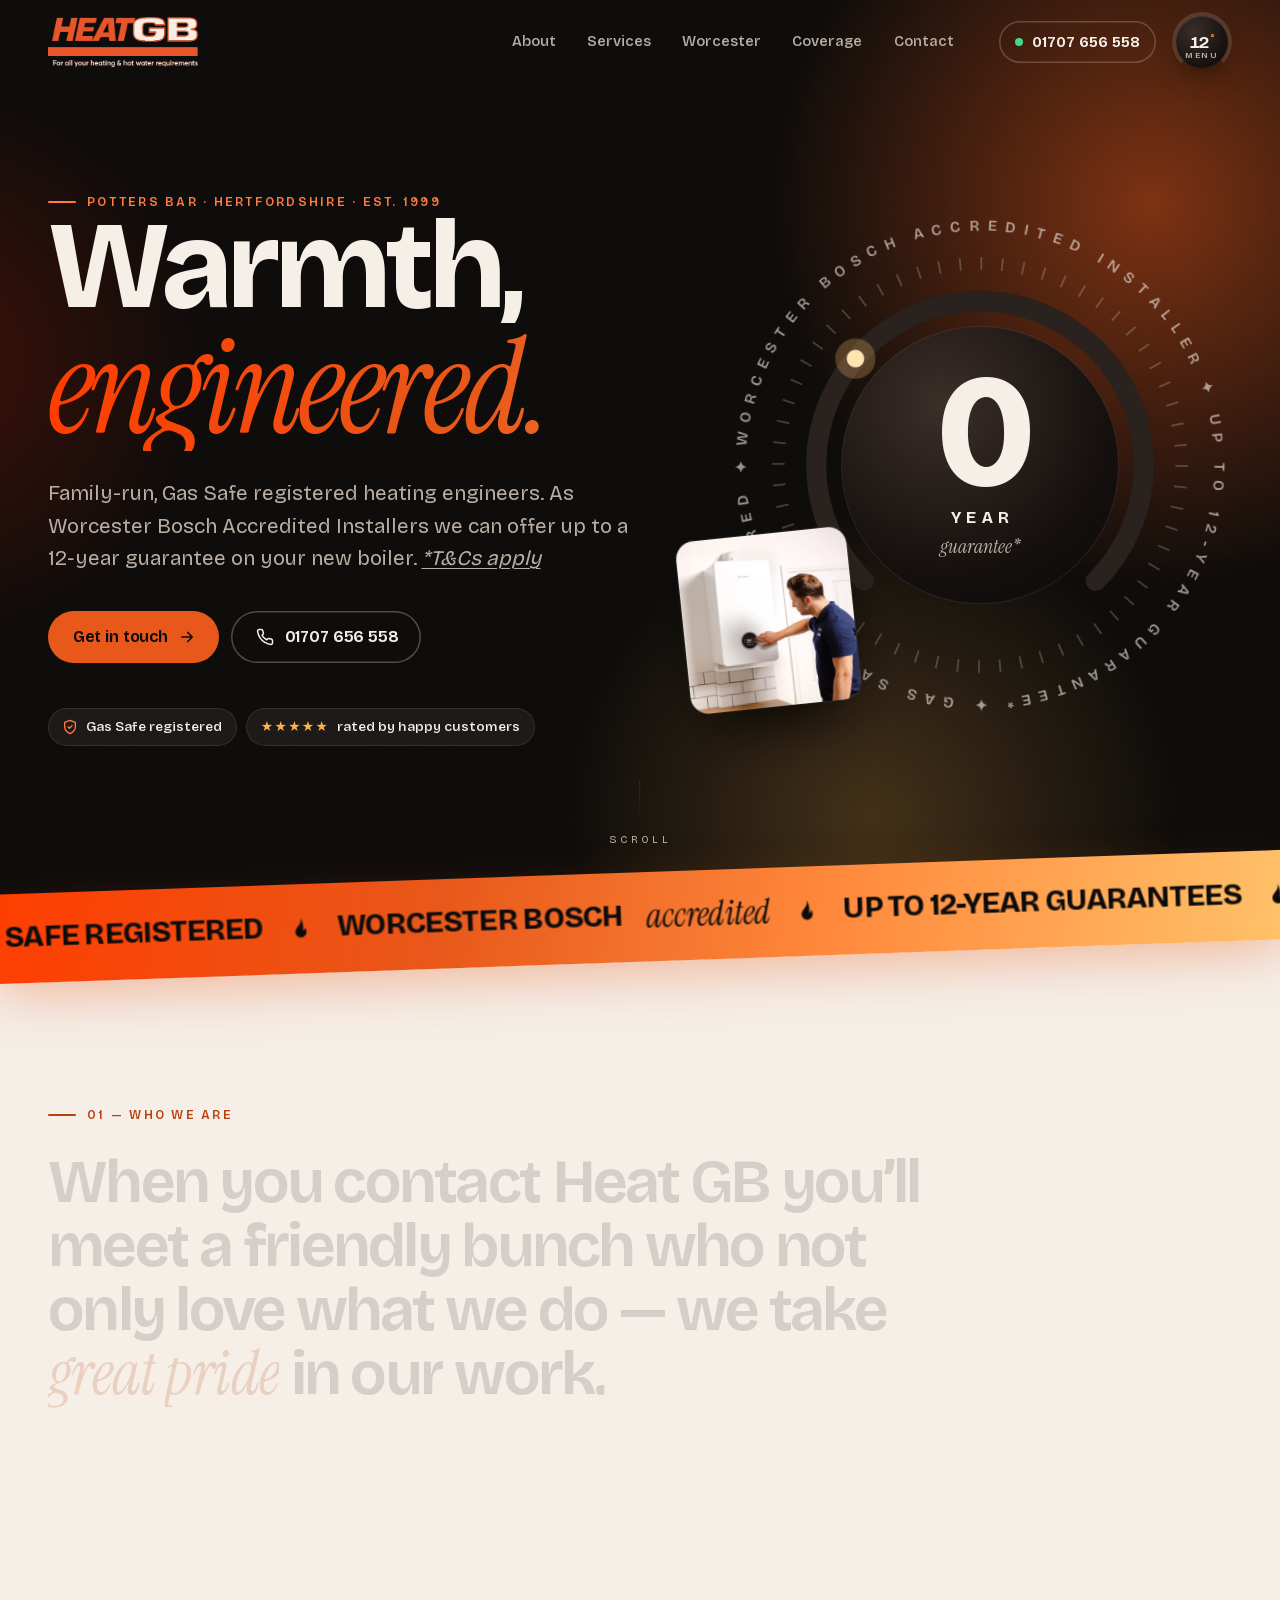
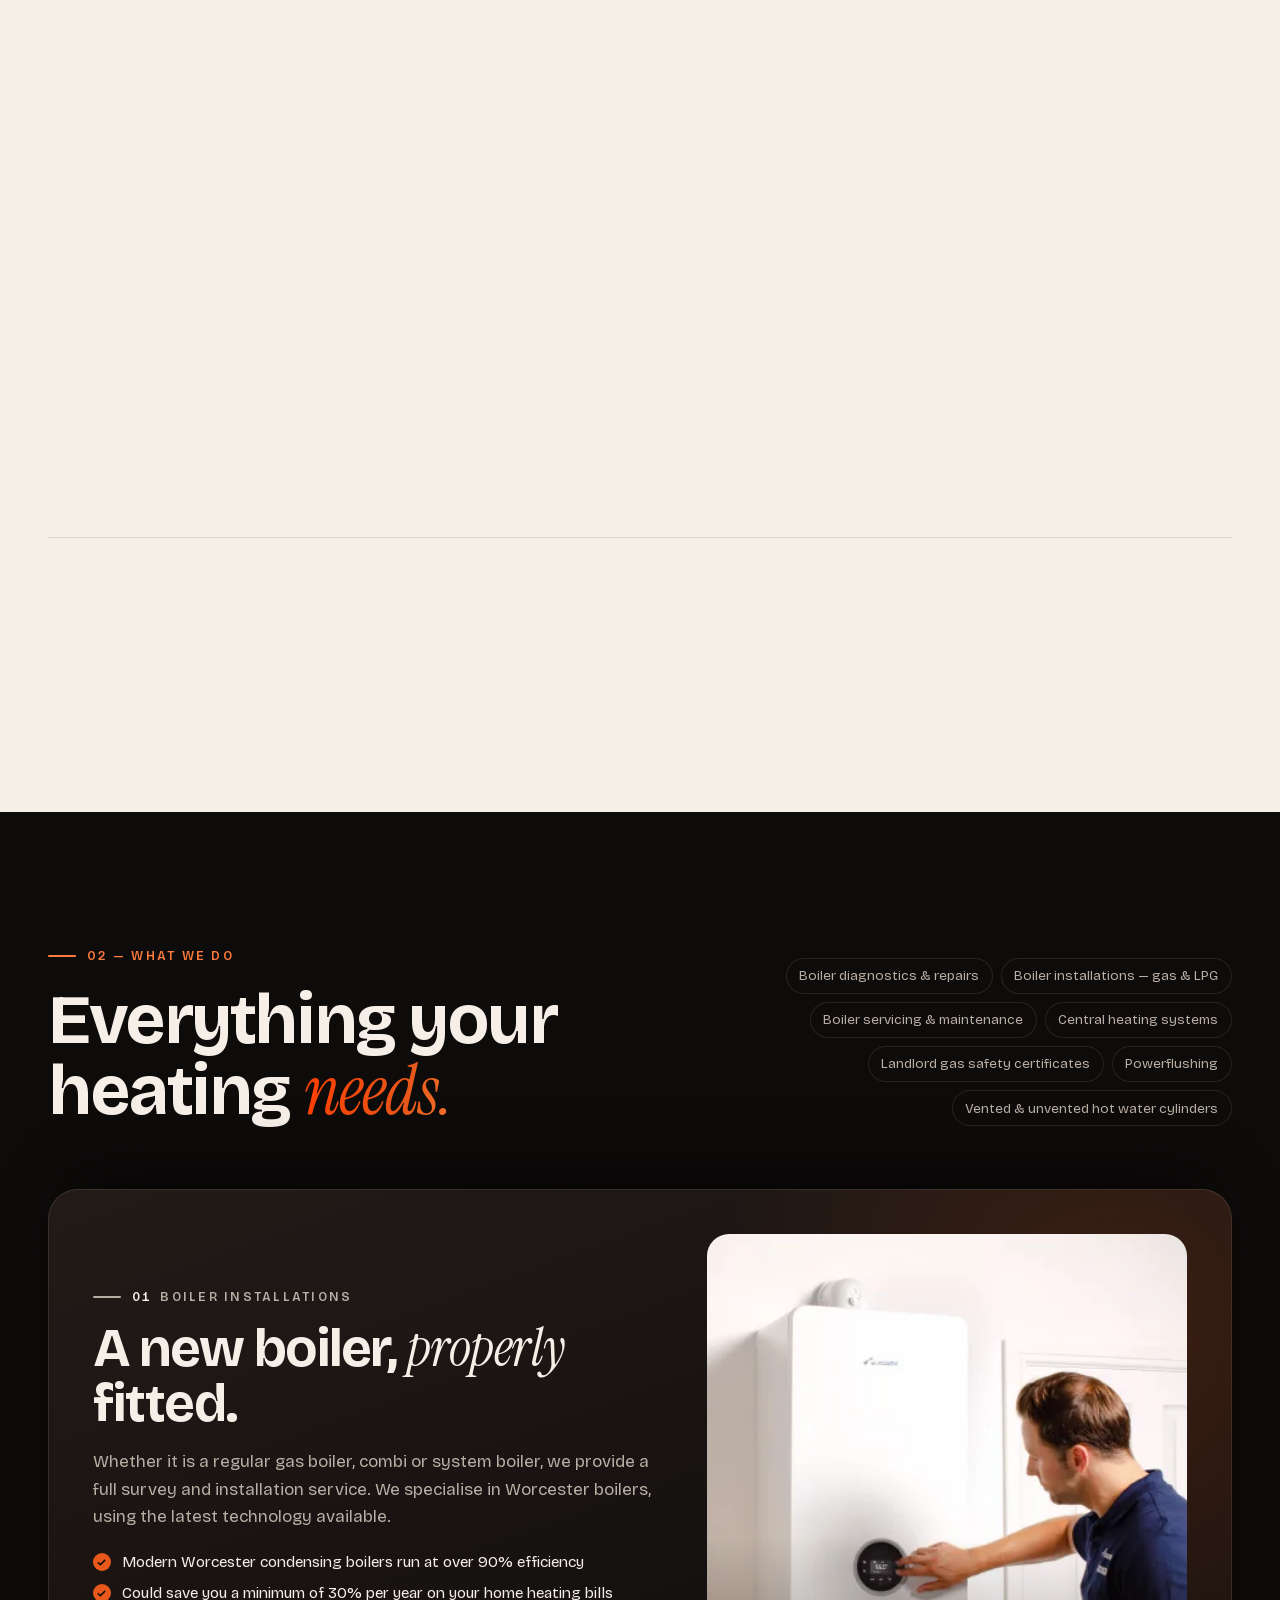
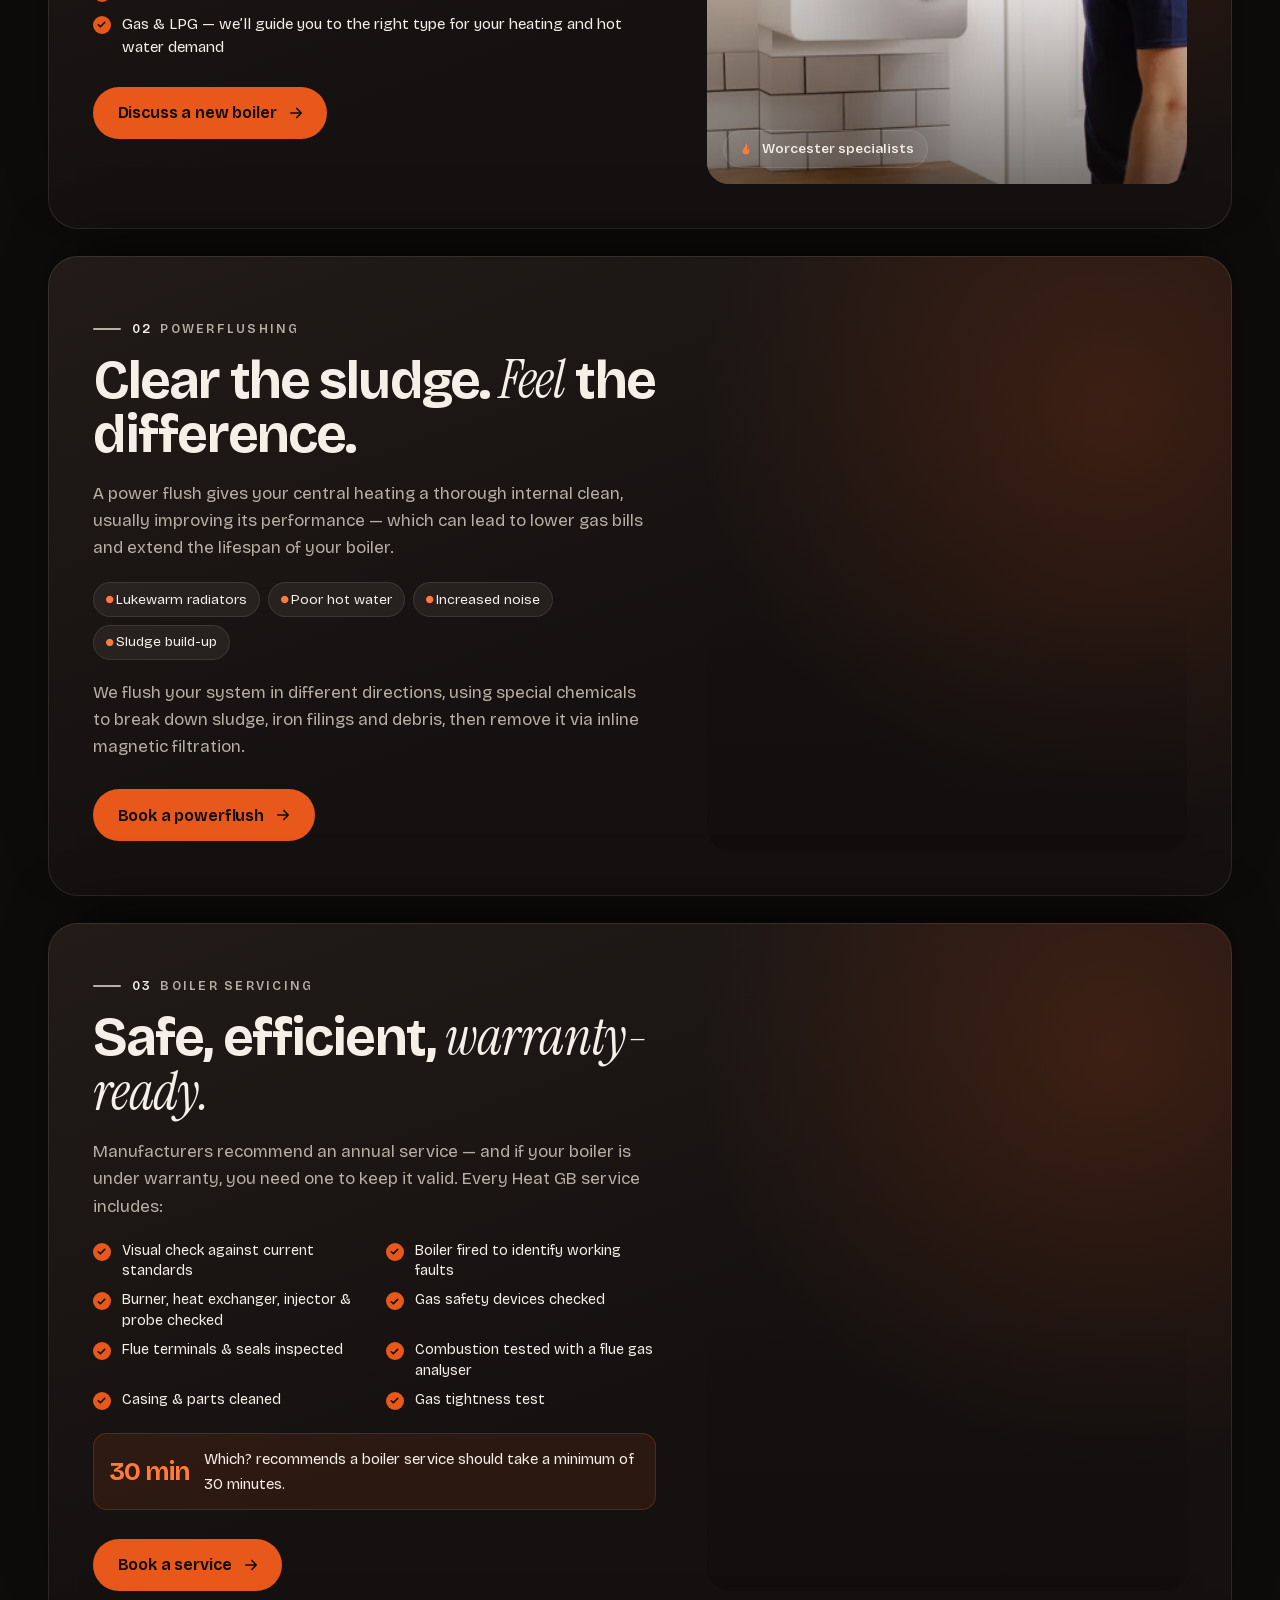
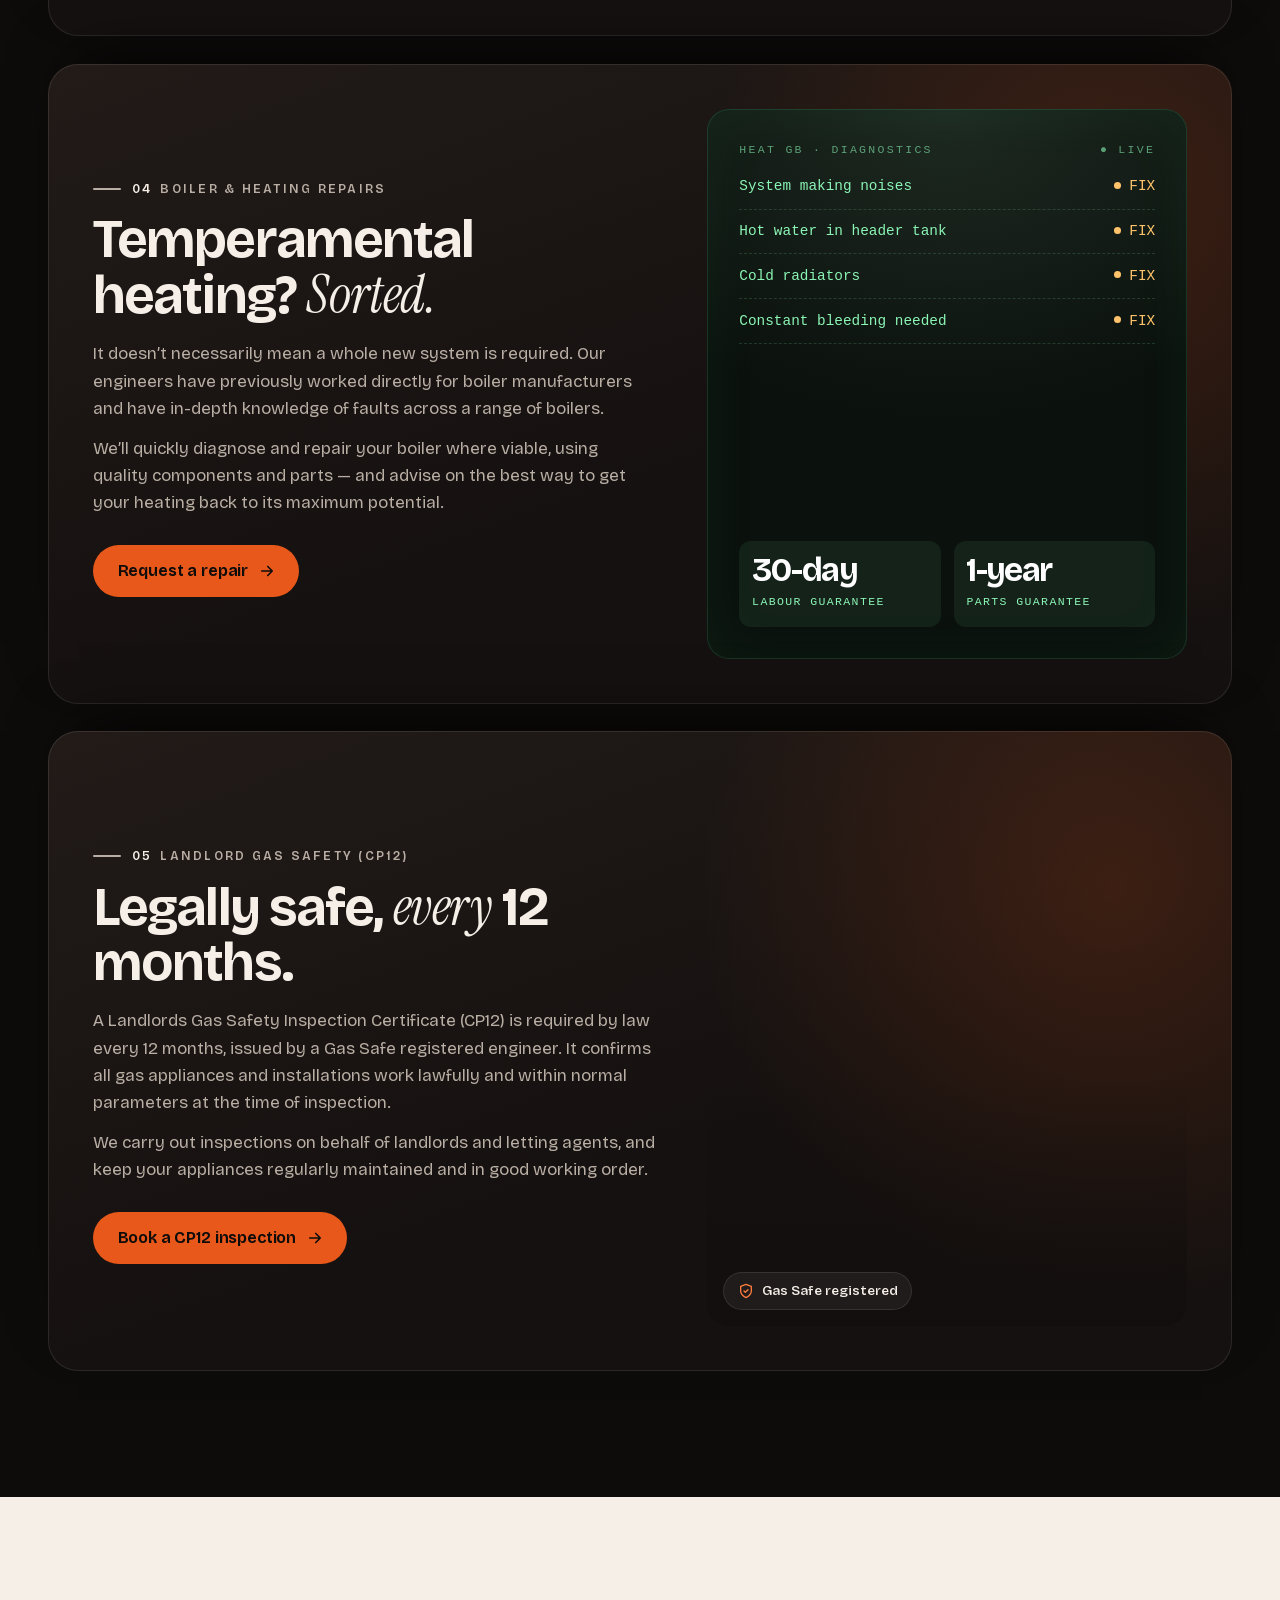
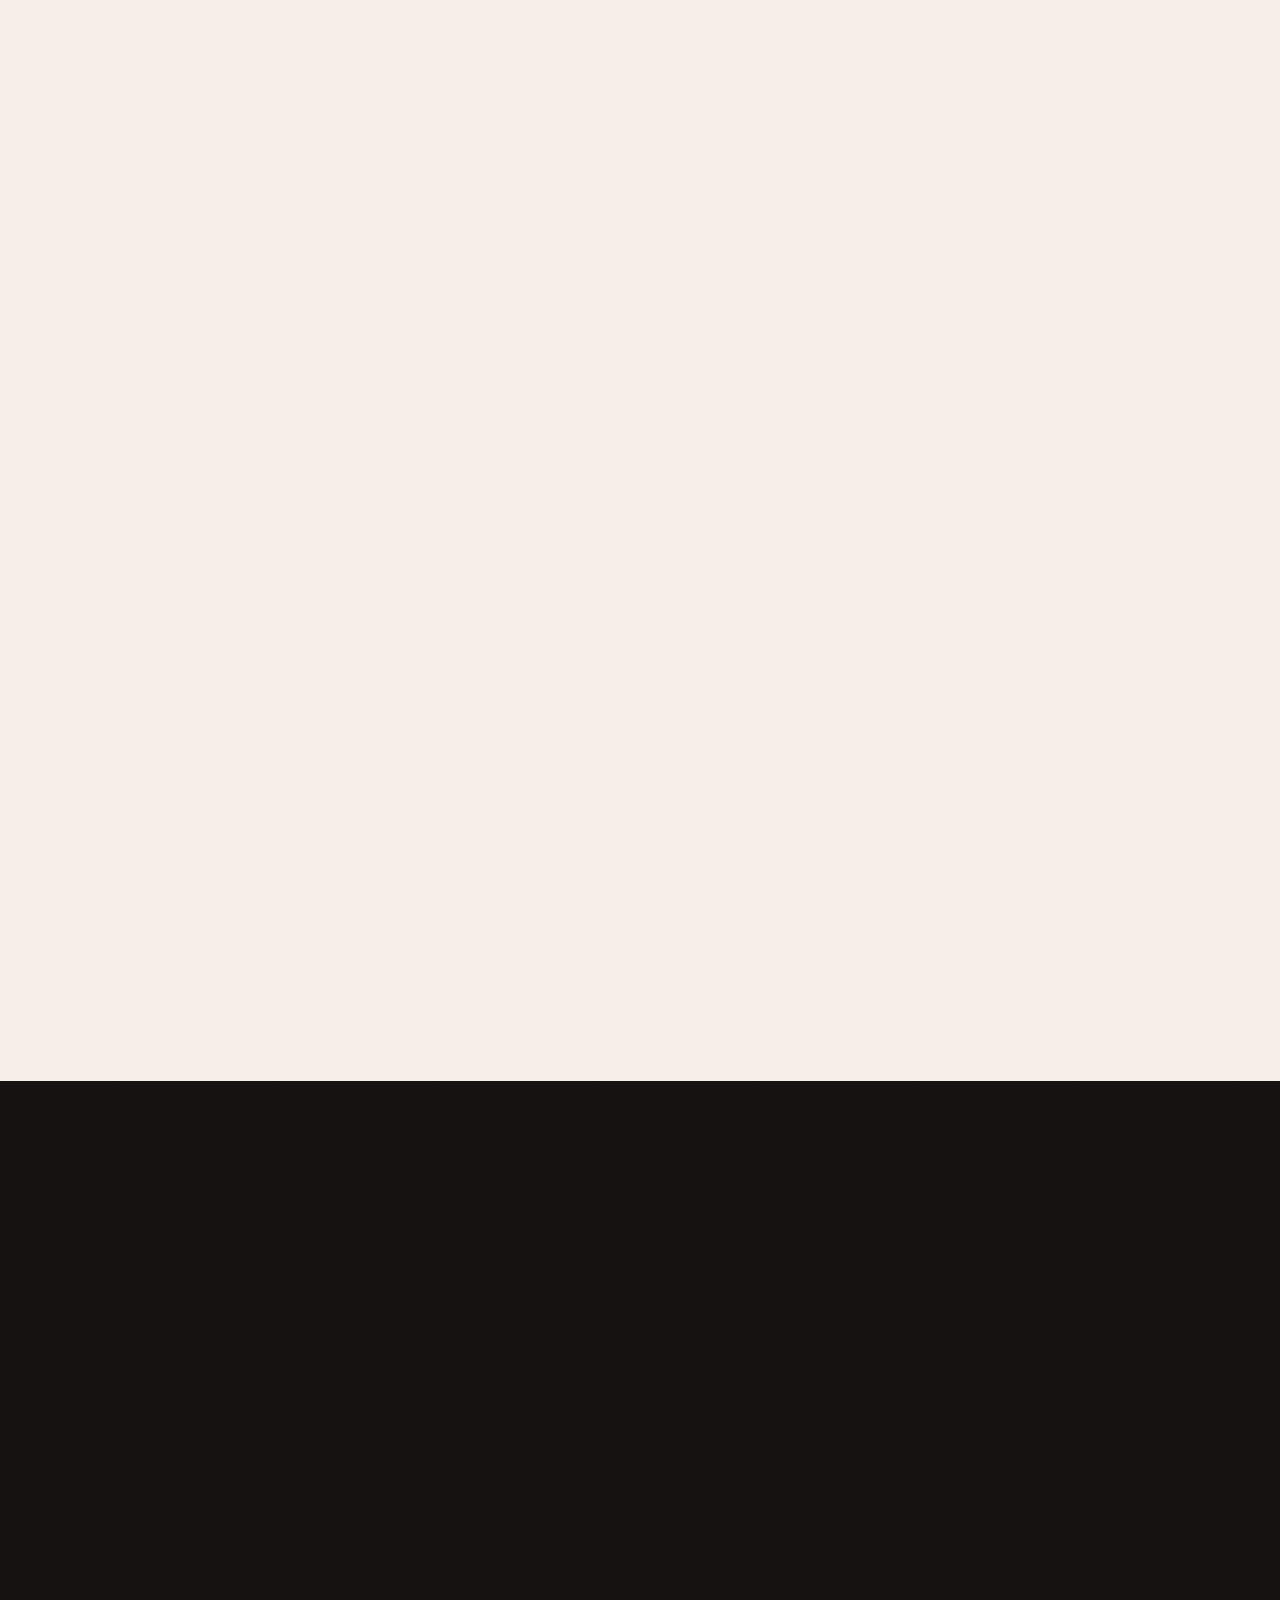
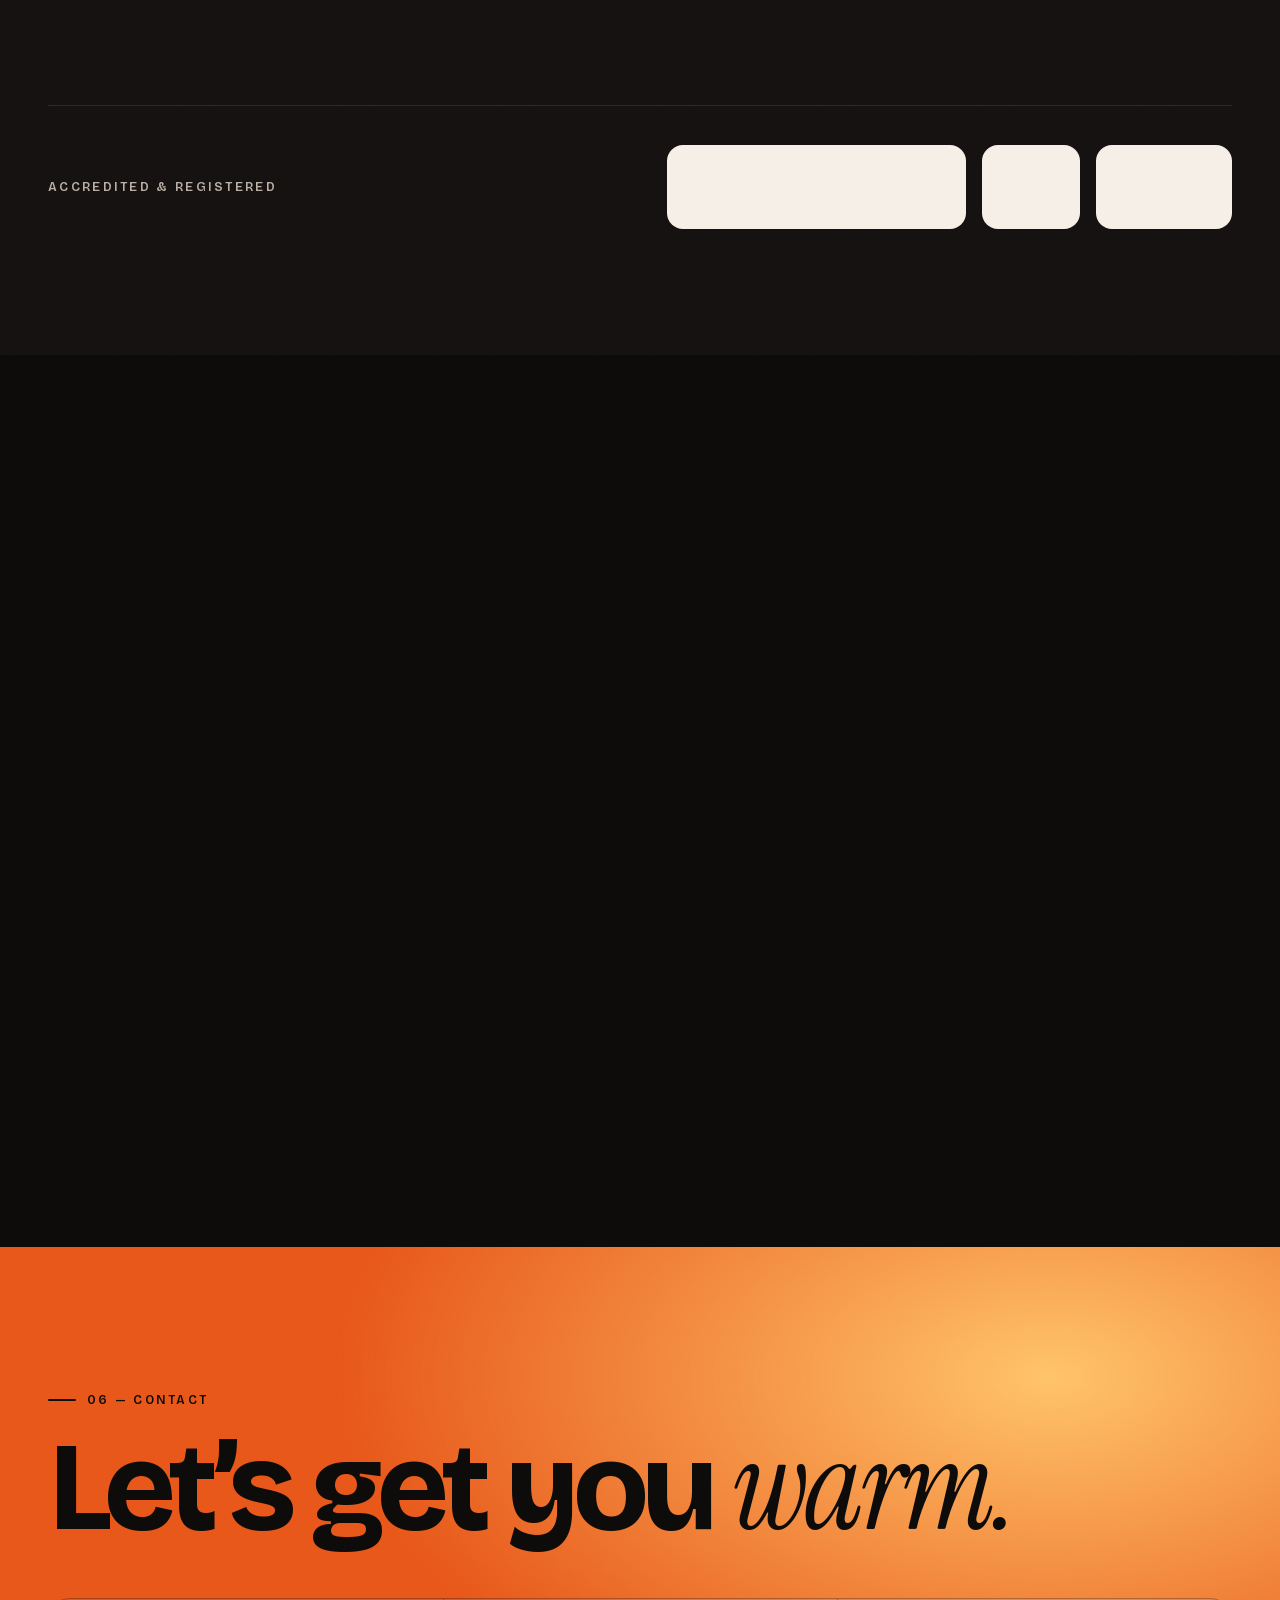
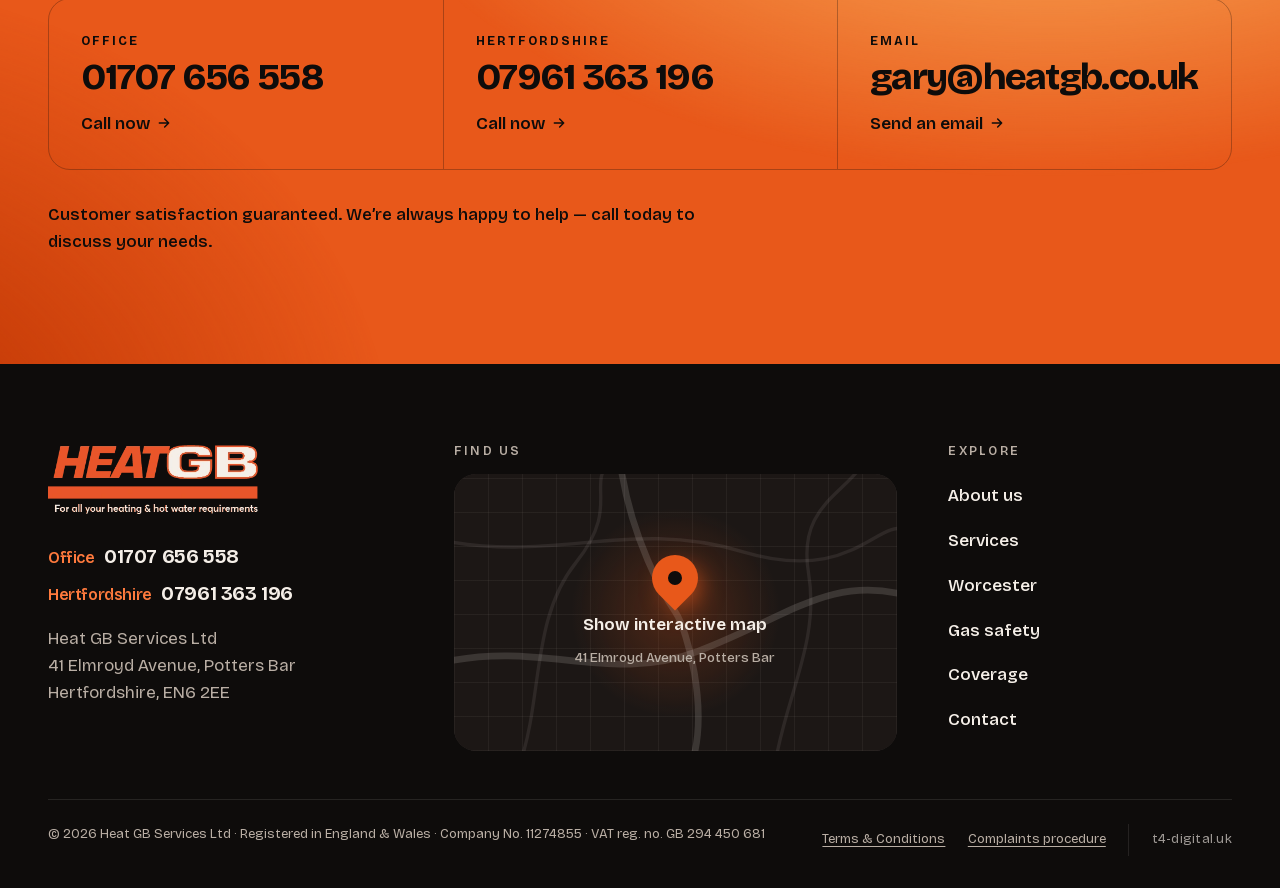
<file: boiler-installations.html>
<!DOCTYPE html>
<html lang="en-GB">
<head>
  <meta charset="UTF-8">
  <meta name="viewport" content="width=device-width, initial-scale=1">
  <title>Boiler installations | Heat GB</title>
  <meta name="robots" content="noindex">
  <meta http-equiv="refresh" content="0; url=index.html#installations">
  <link rel="icon" type="image/png" sizes="32x32" href="images/favicon-32.png">
  <style>body{margin:0;min-height:100vh;display:grid;place-items:center;background:#0E0C0B;color:#F5EFE8;font:16px/1.5 system-ui,sans-serif}a{color:#FF7A3D}</style>
</head>
<body>
  <p>This page has moved. <a href="index.html#installations">Continue to Boiler installations</a>.</p>
</body>
</html>
</file>
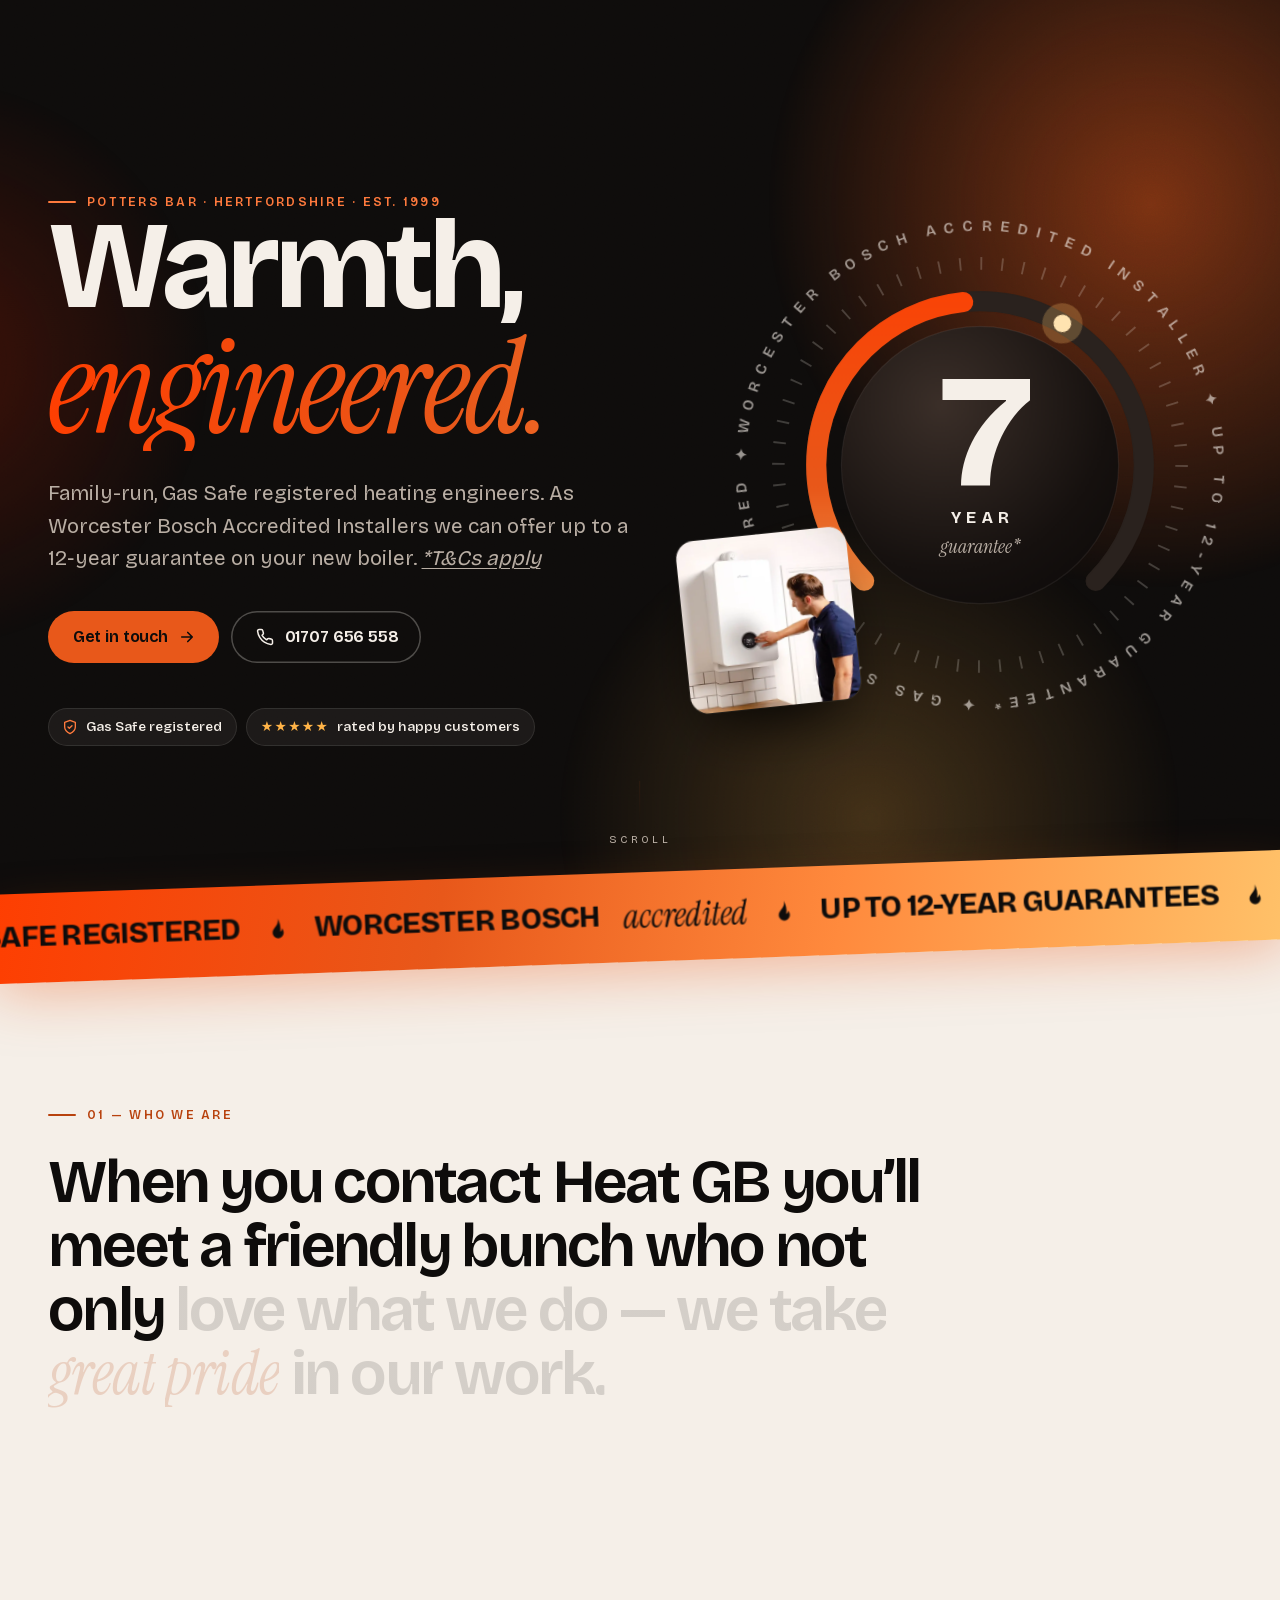
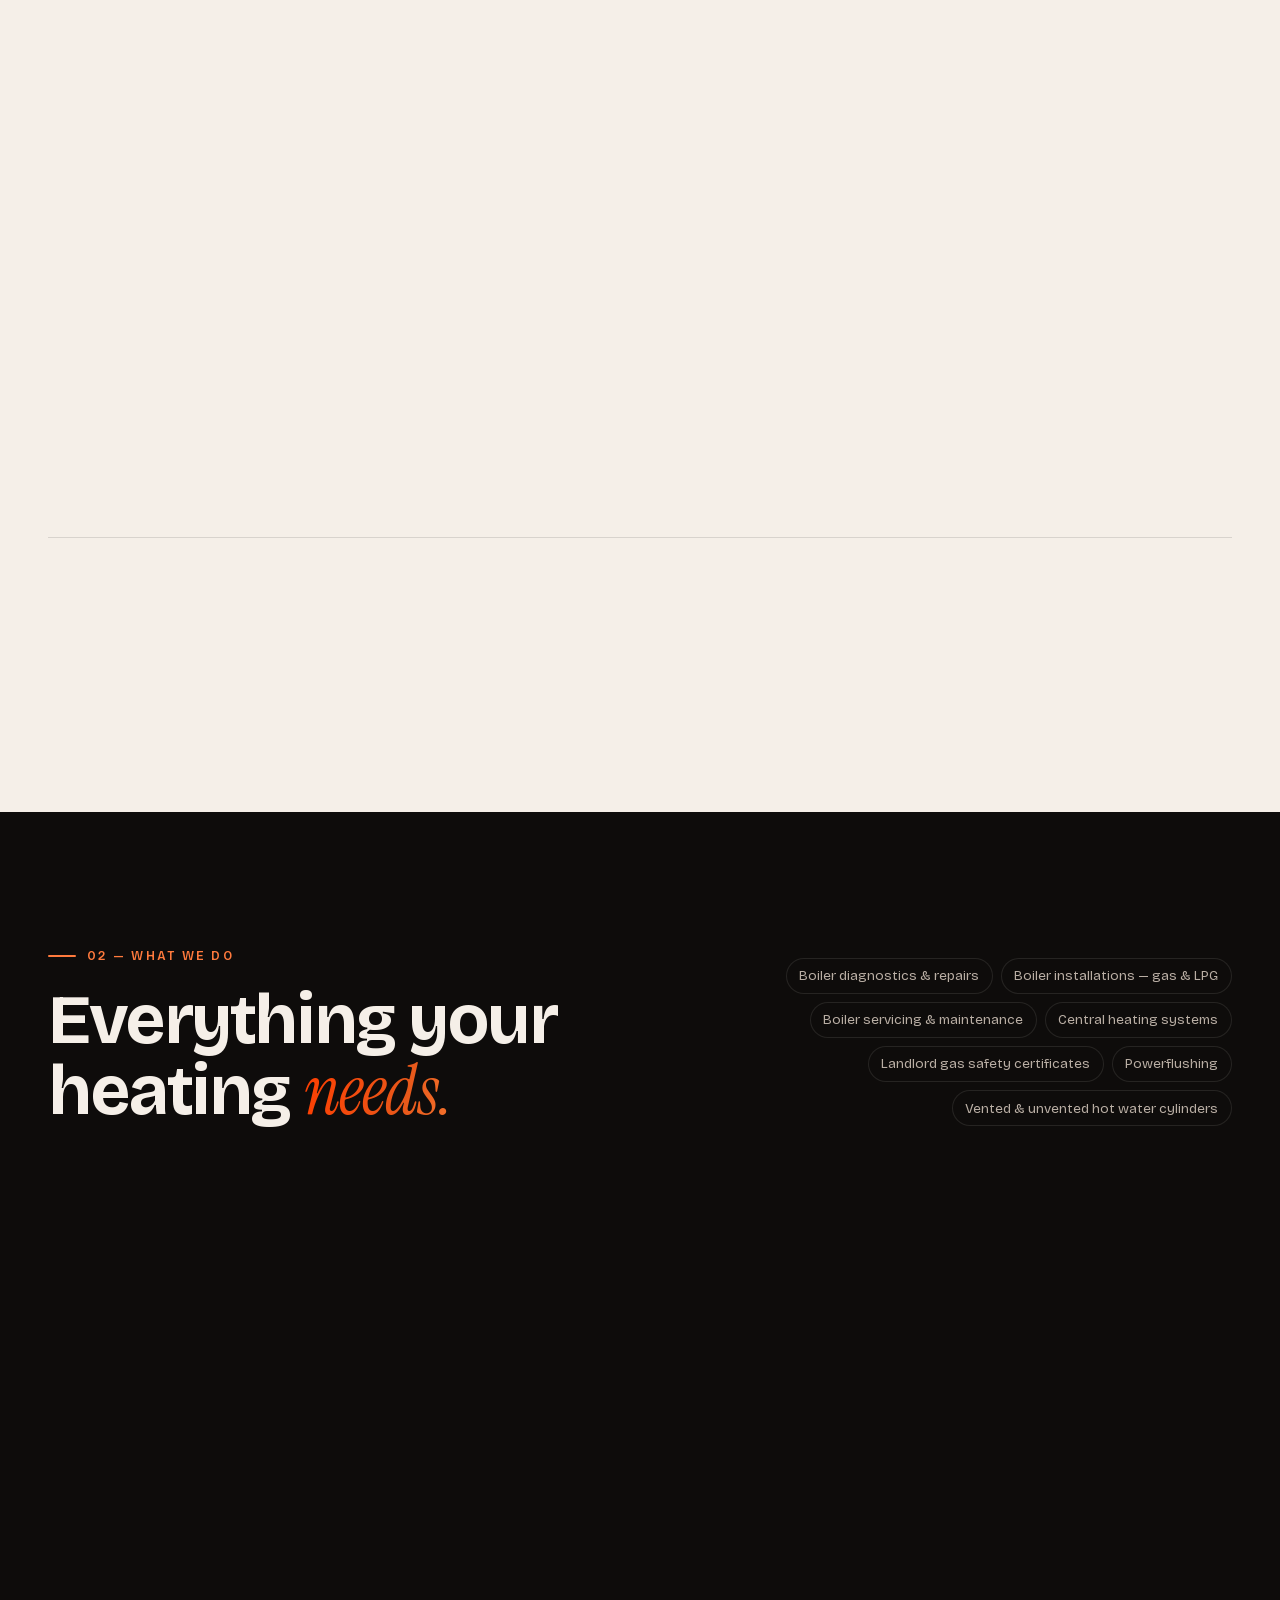
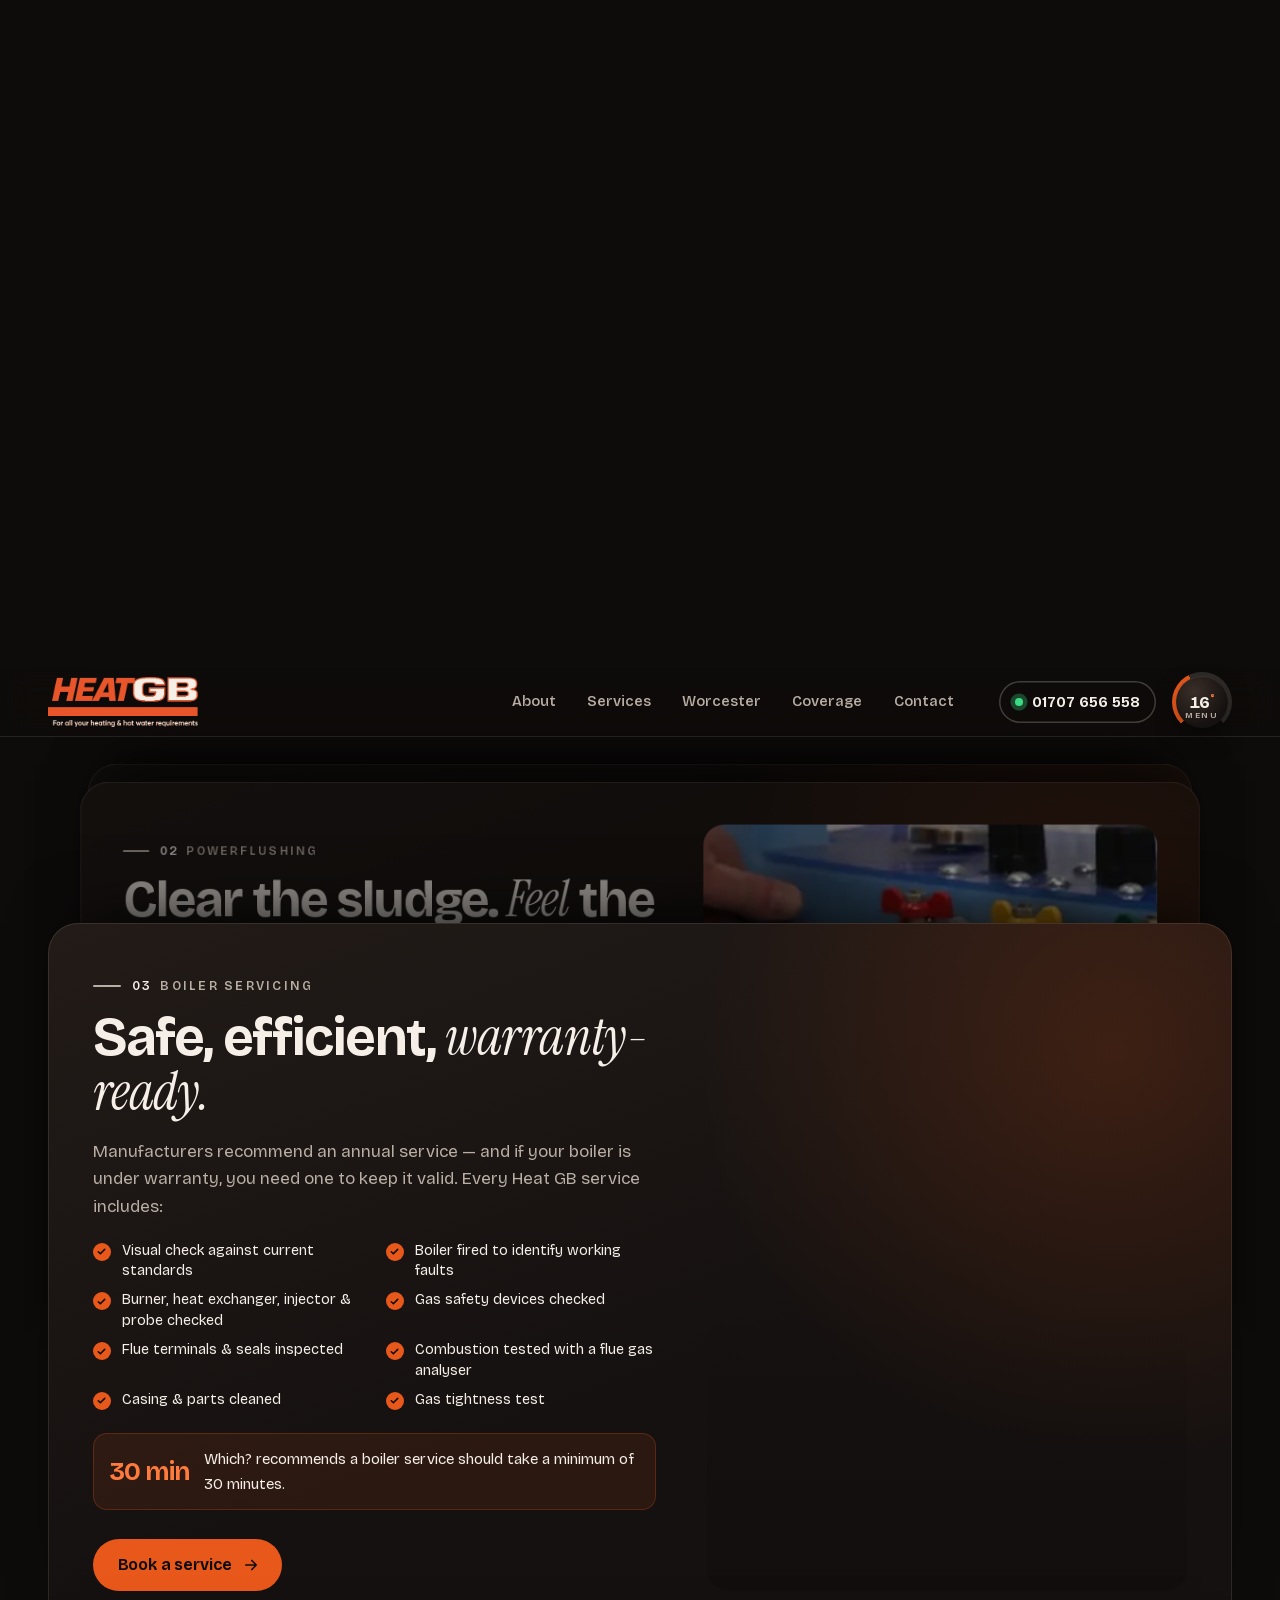
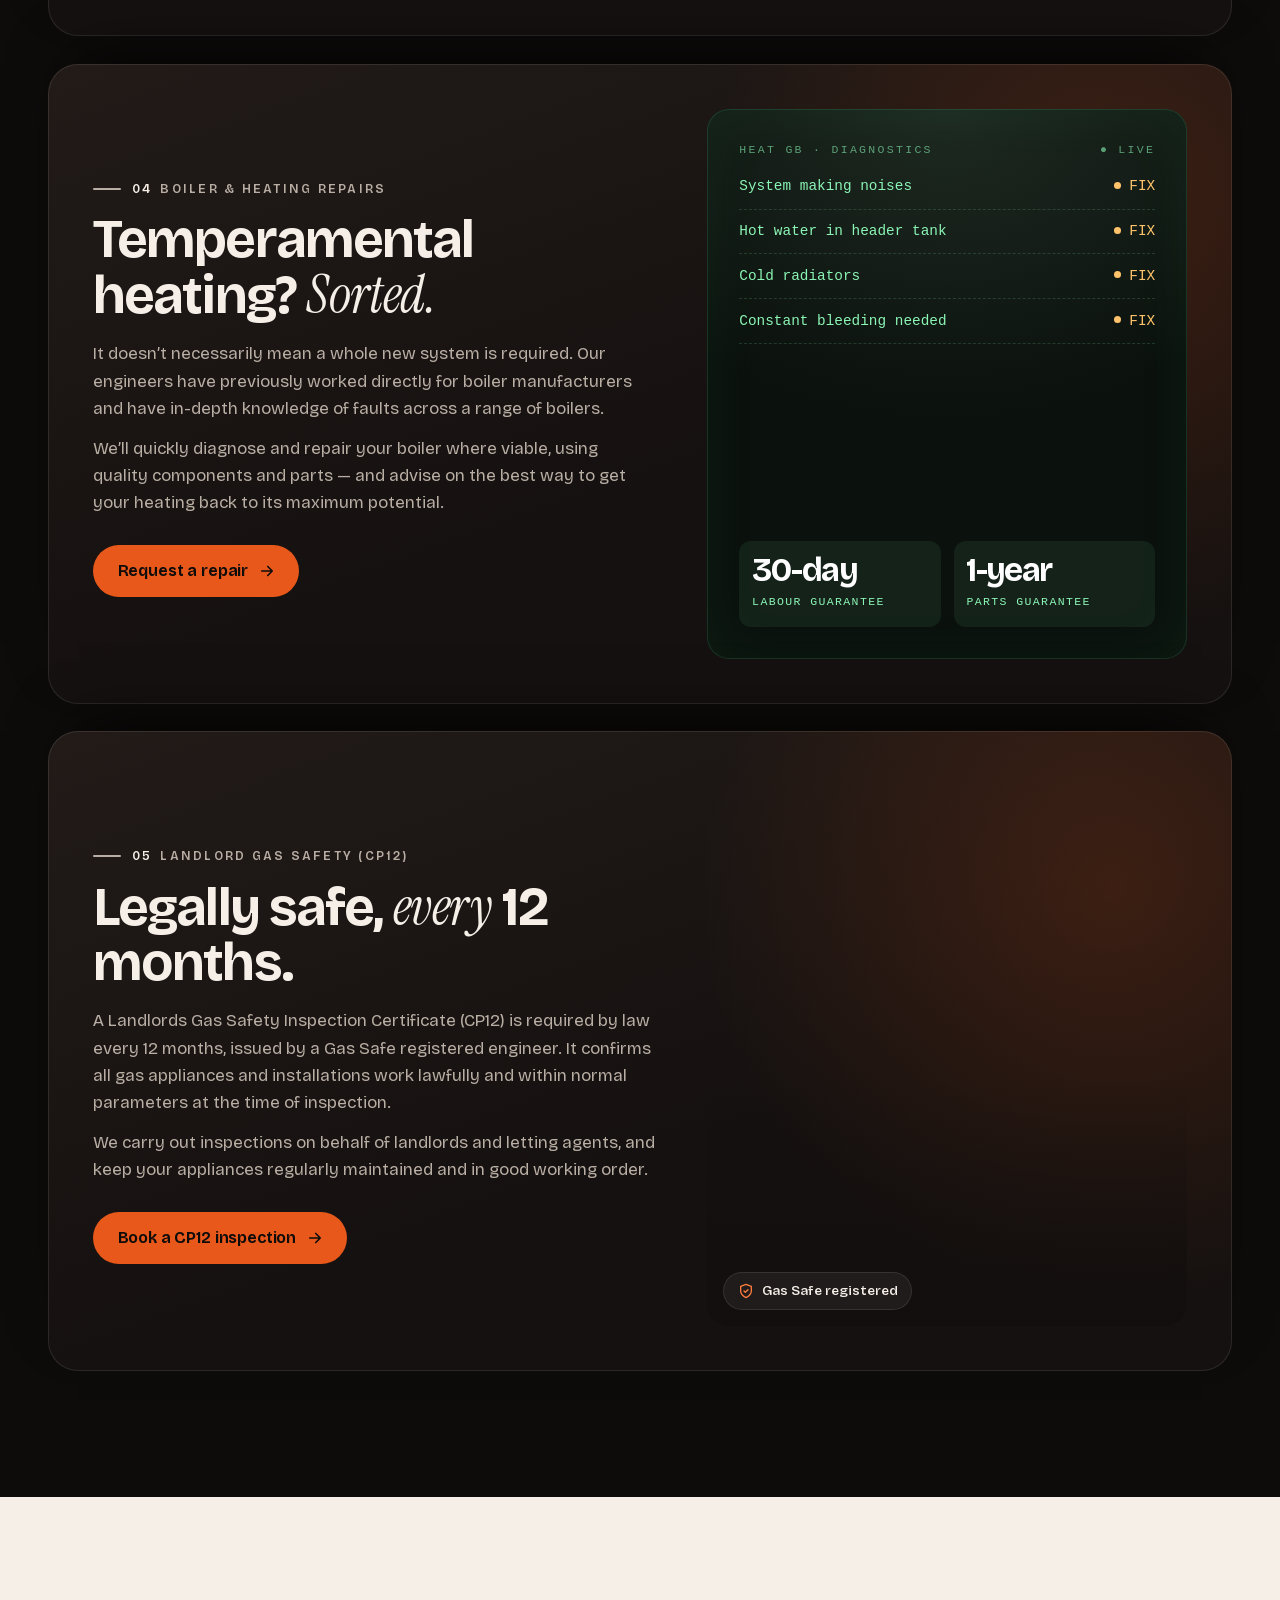
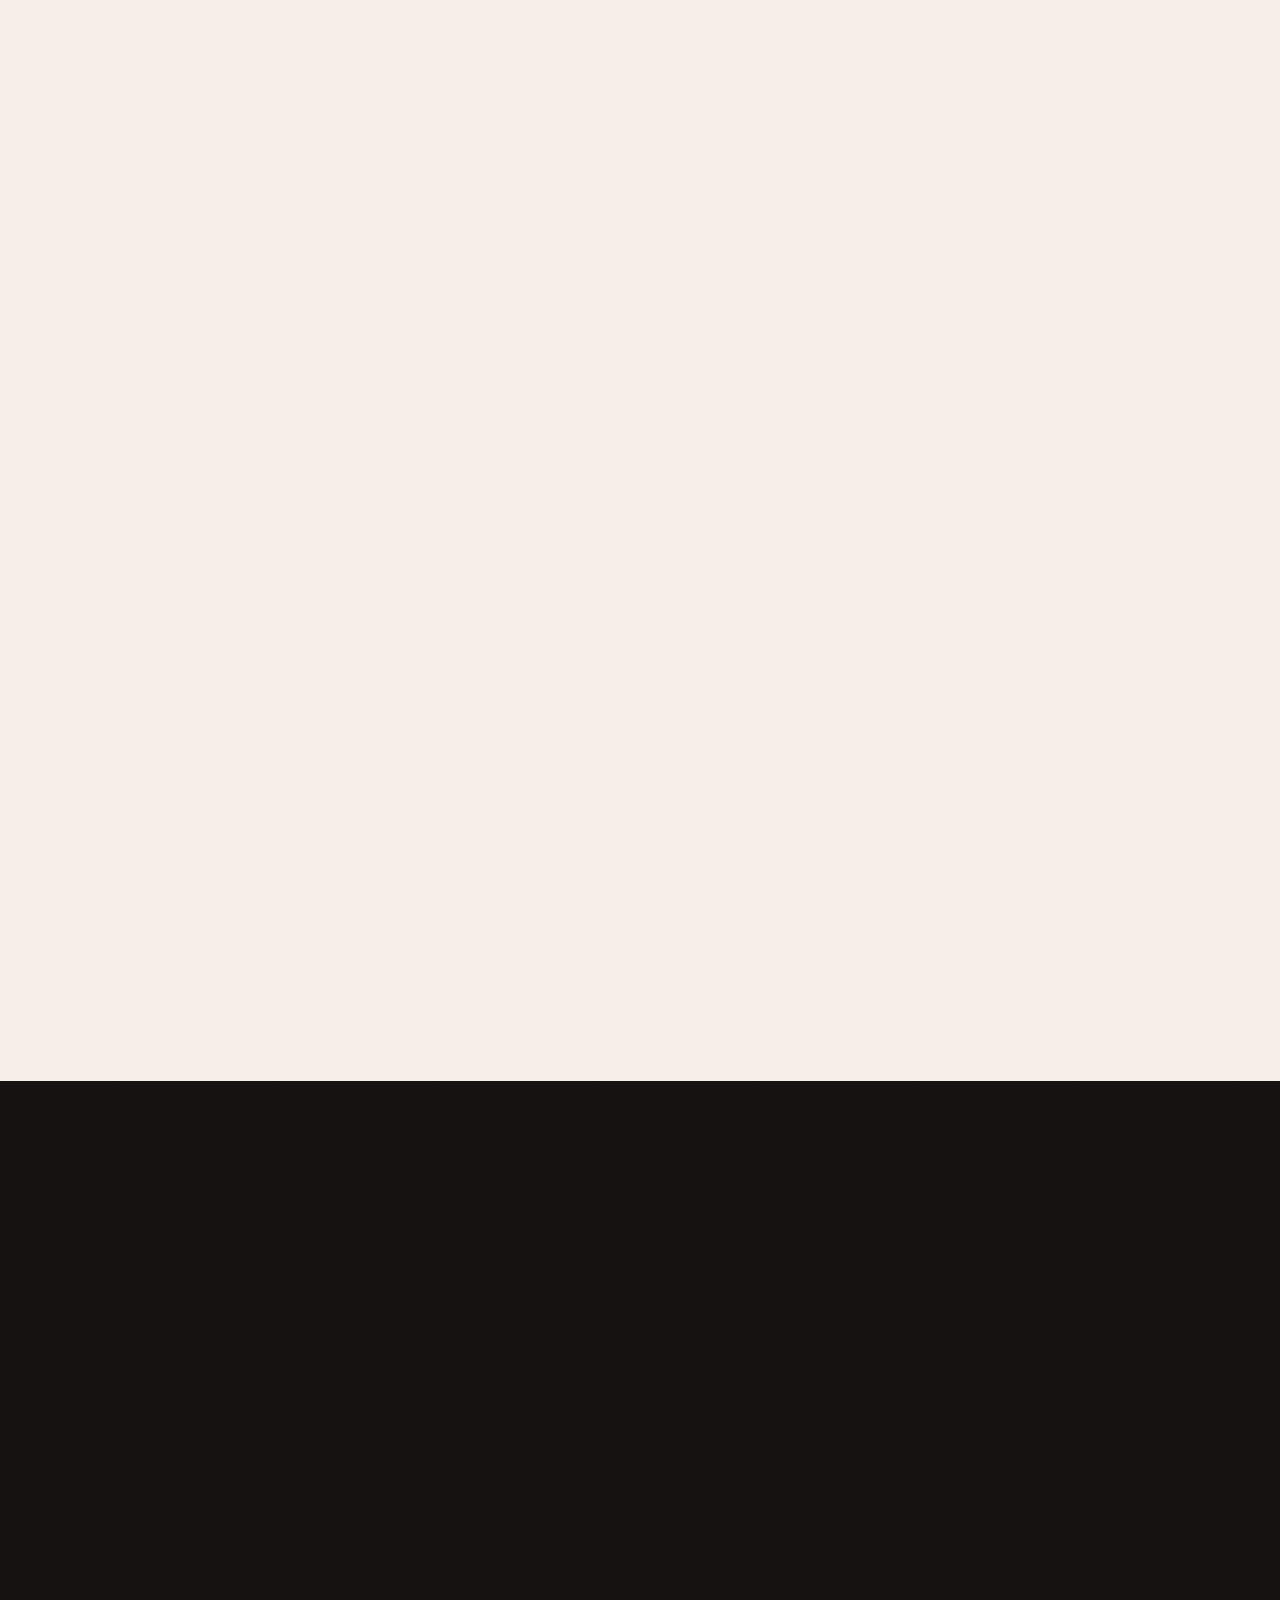
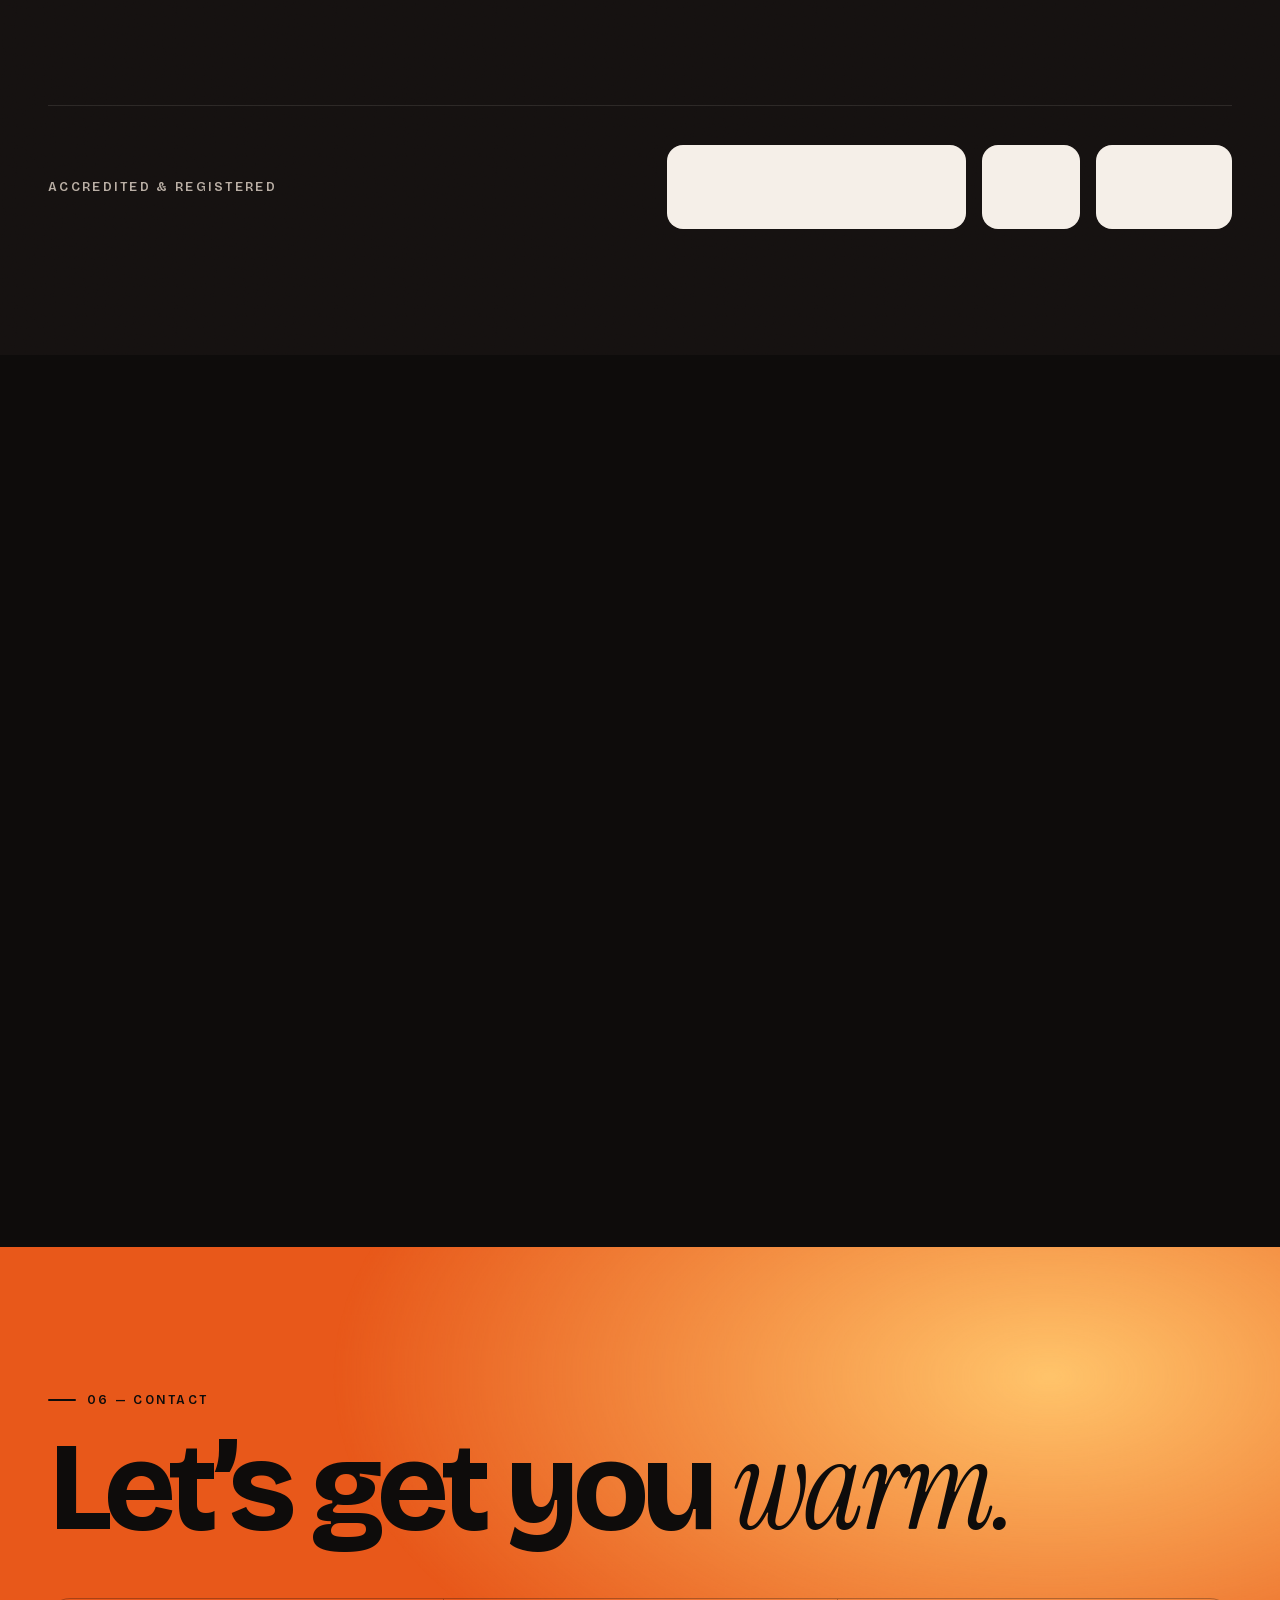
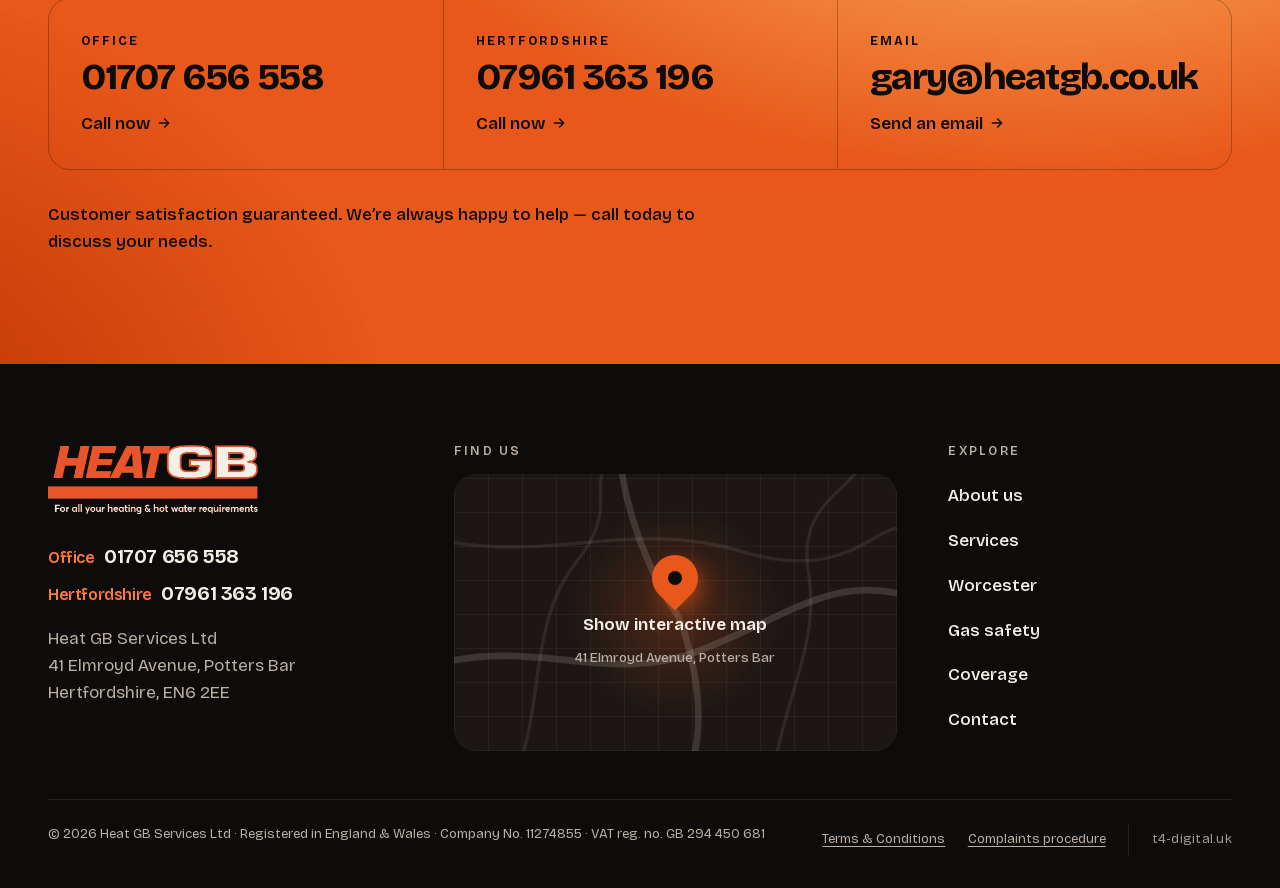
<file: boiler-servicing.html>
<!DOCTYPE html>
<html lang="en-GB">
<head>
  <meta charset="UTF-8">
  <meta name="viewport" content="width=device-width, initial-scale=1">
  <title>Boiler servicing &amp; repairs | Heat GB</title>
  <meta name="robots" content="noindex">
  <meta http-equiv="refresh" content="0; url=index.html#servicing">
  <link rel="icon" type="image/png" sizes="32x32" href="images/favicon-32.png">
  <style>body{margin:0;min-height:100vh;display:grid;place-items:center;background:#0E0C0B;color:#F5EFE8;font:16px/1.5 system-ui,sans-serif}a{color:#FF7A3D}</style>
</head>
<body>
  <p>This page has moved. <a href="index.html#servicing">Continue to Boiler servicing &amp; repairs</a>.</p>
</body>
</html>
</file>
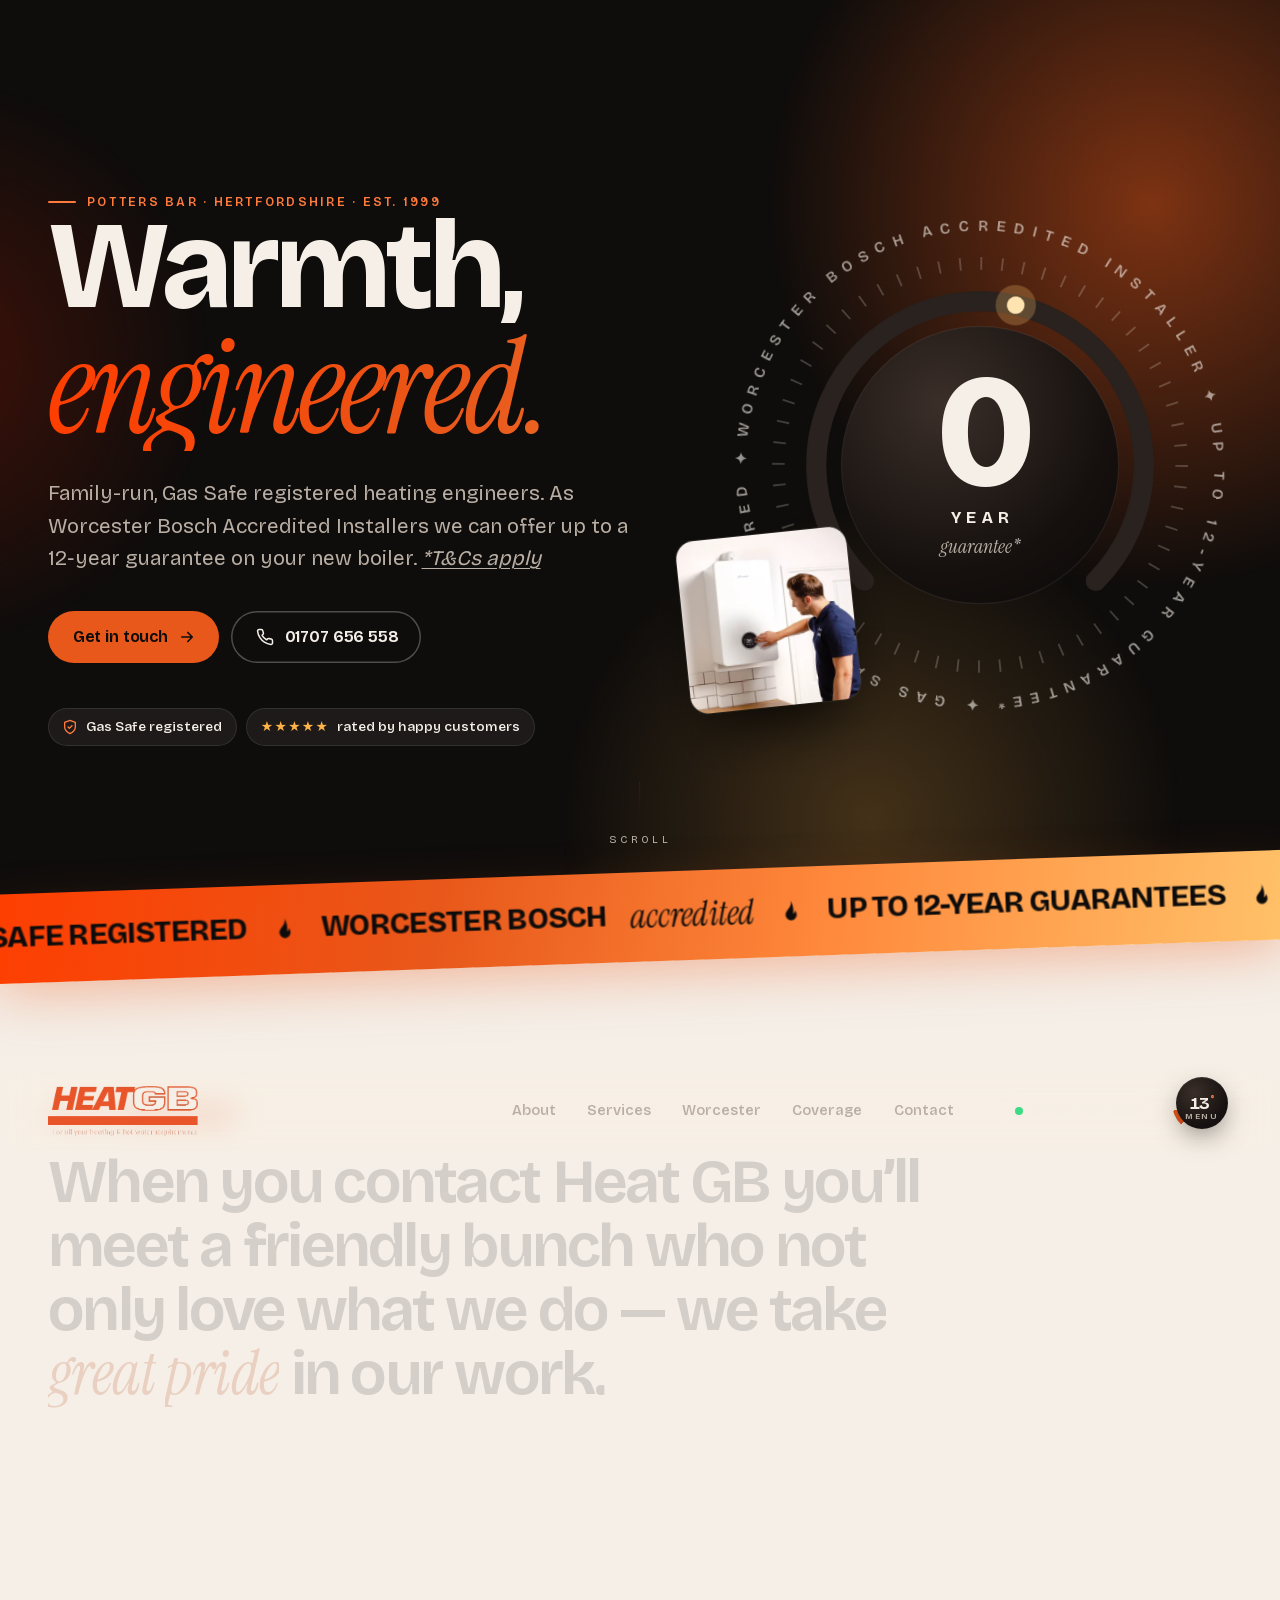
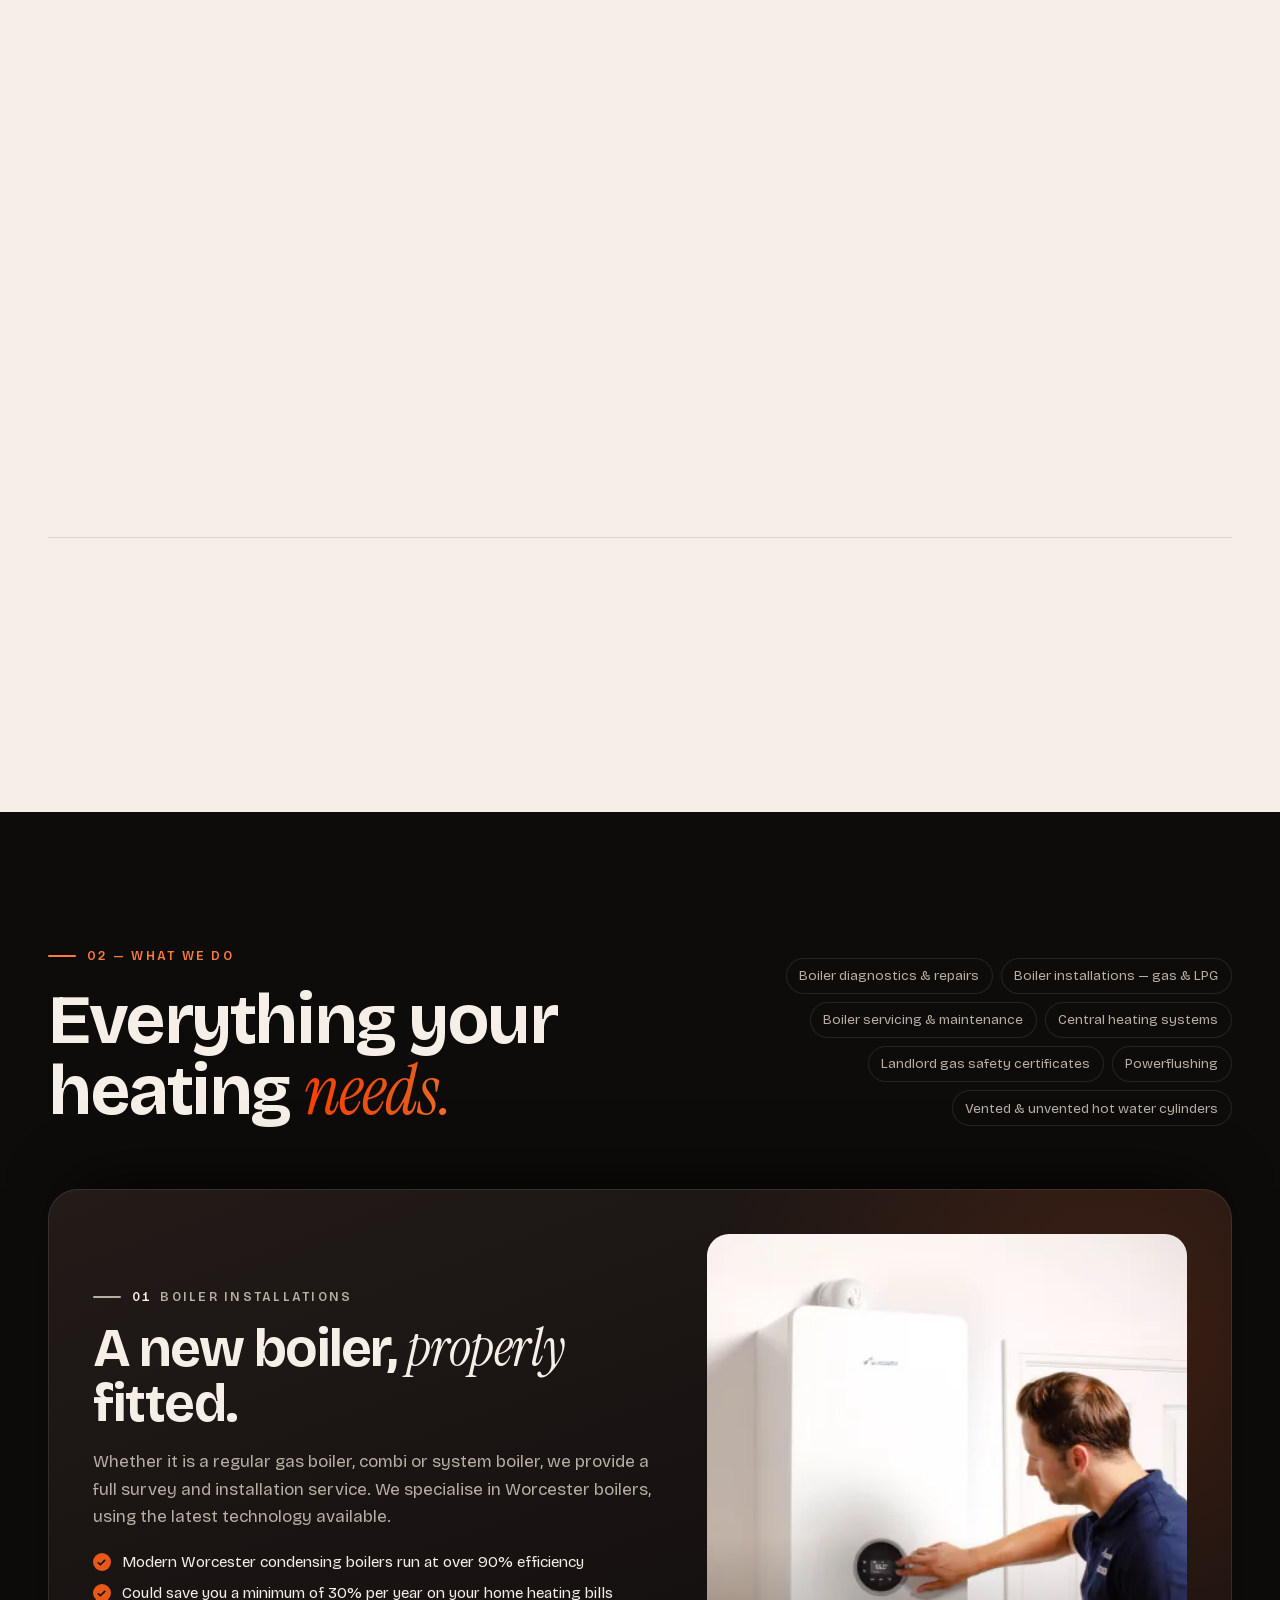
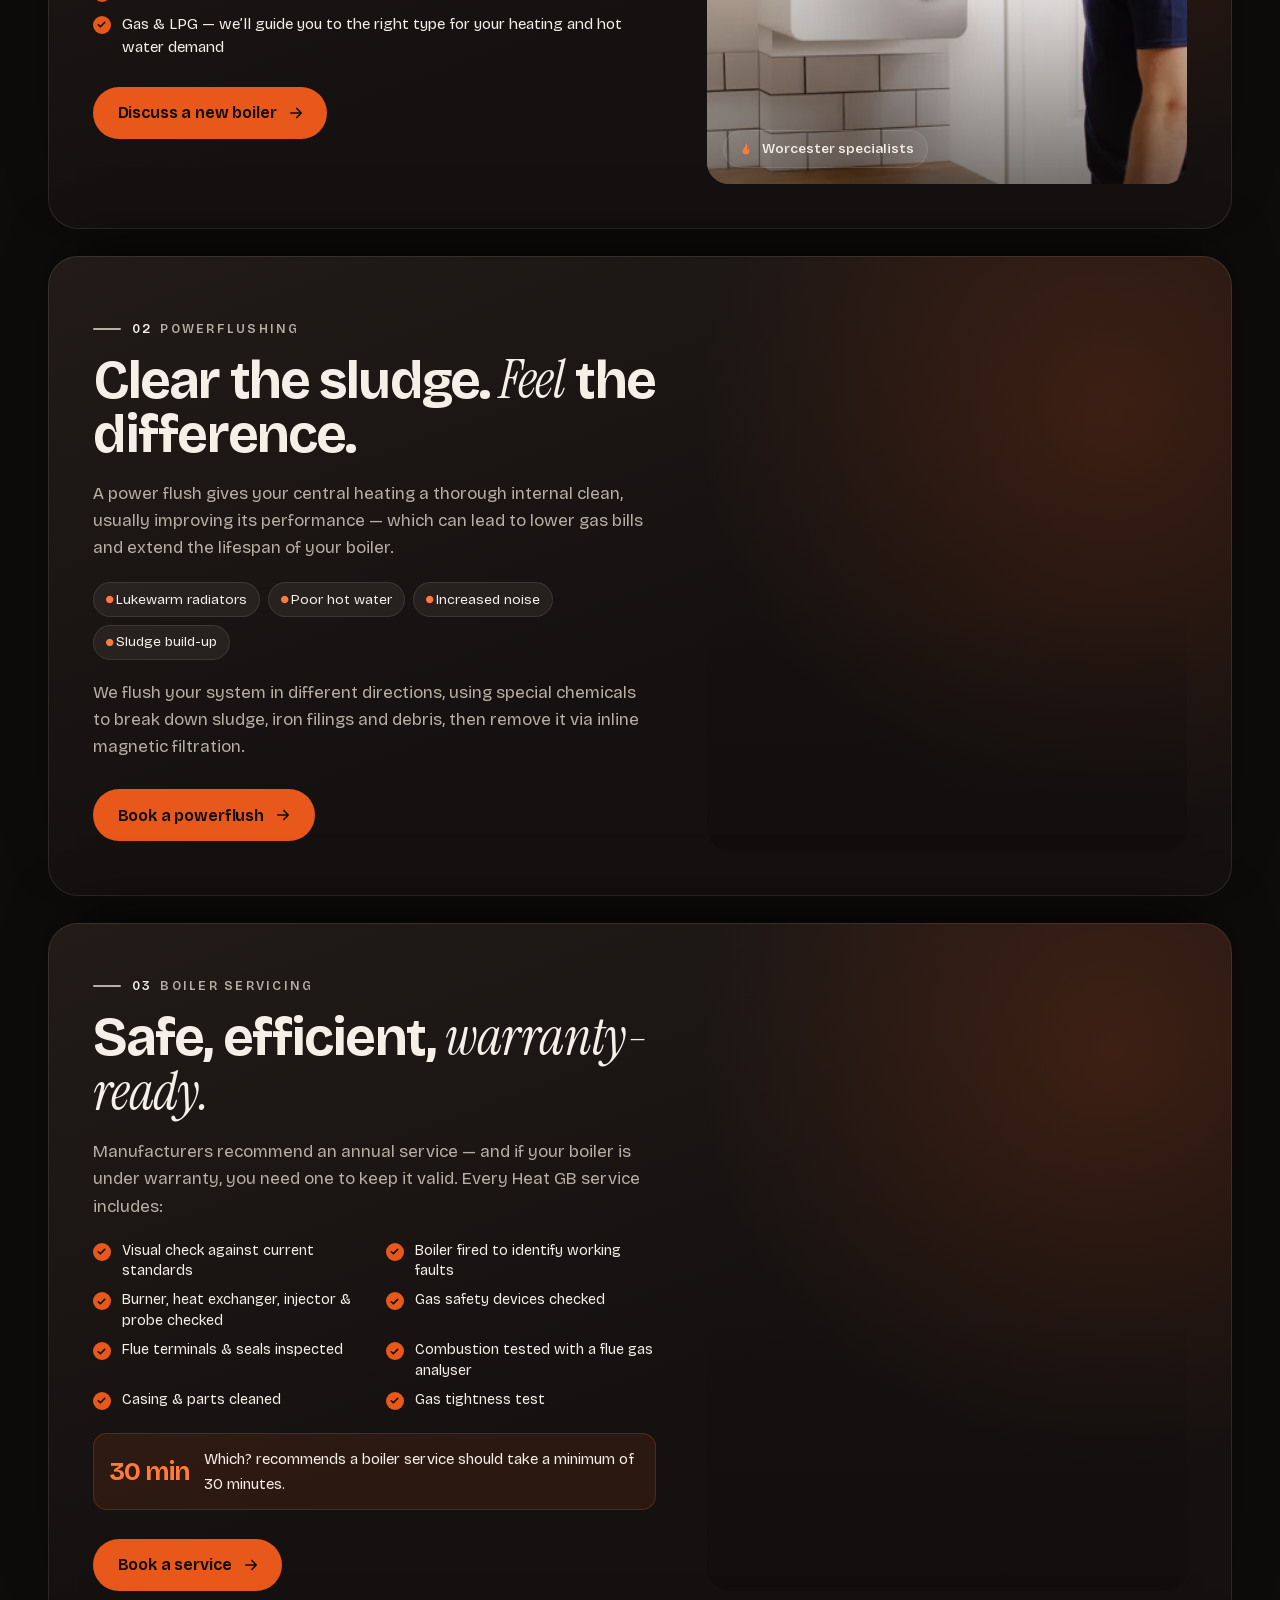
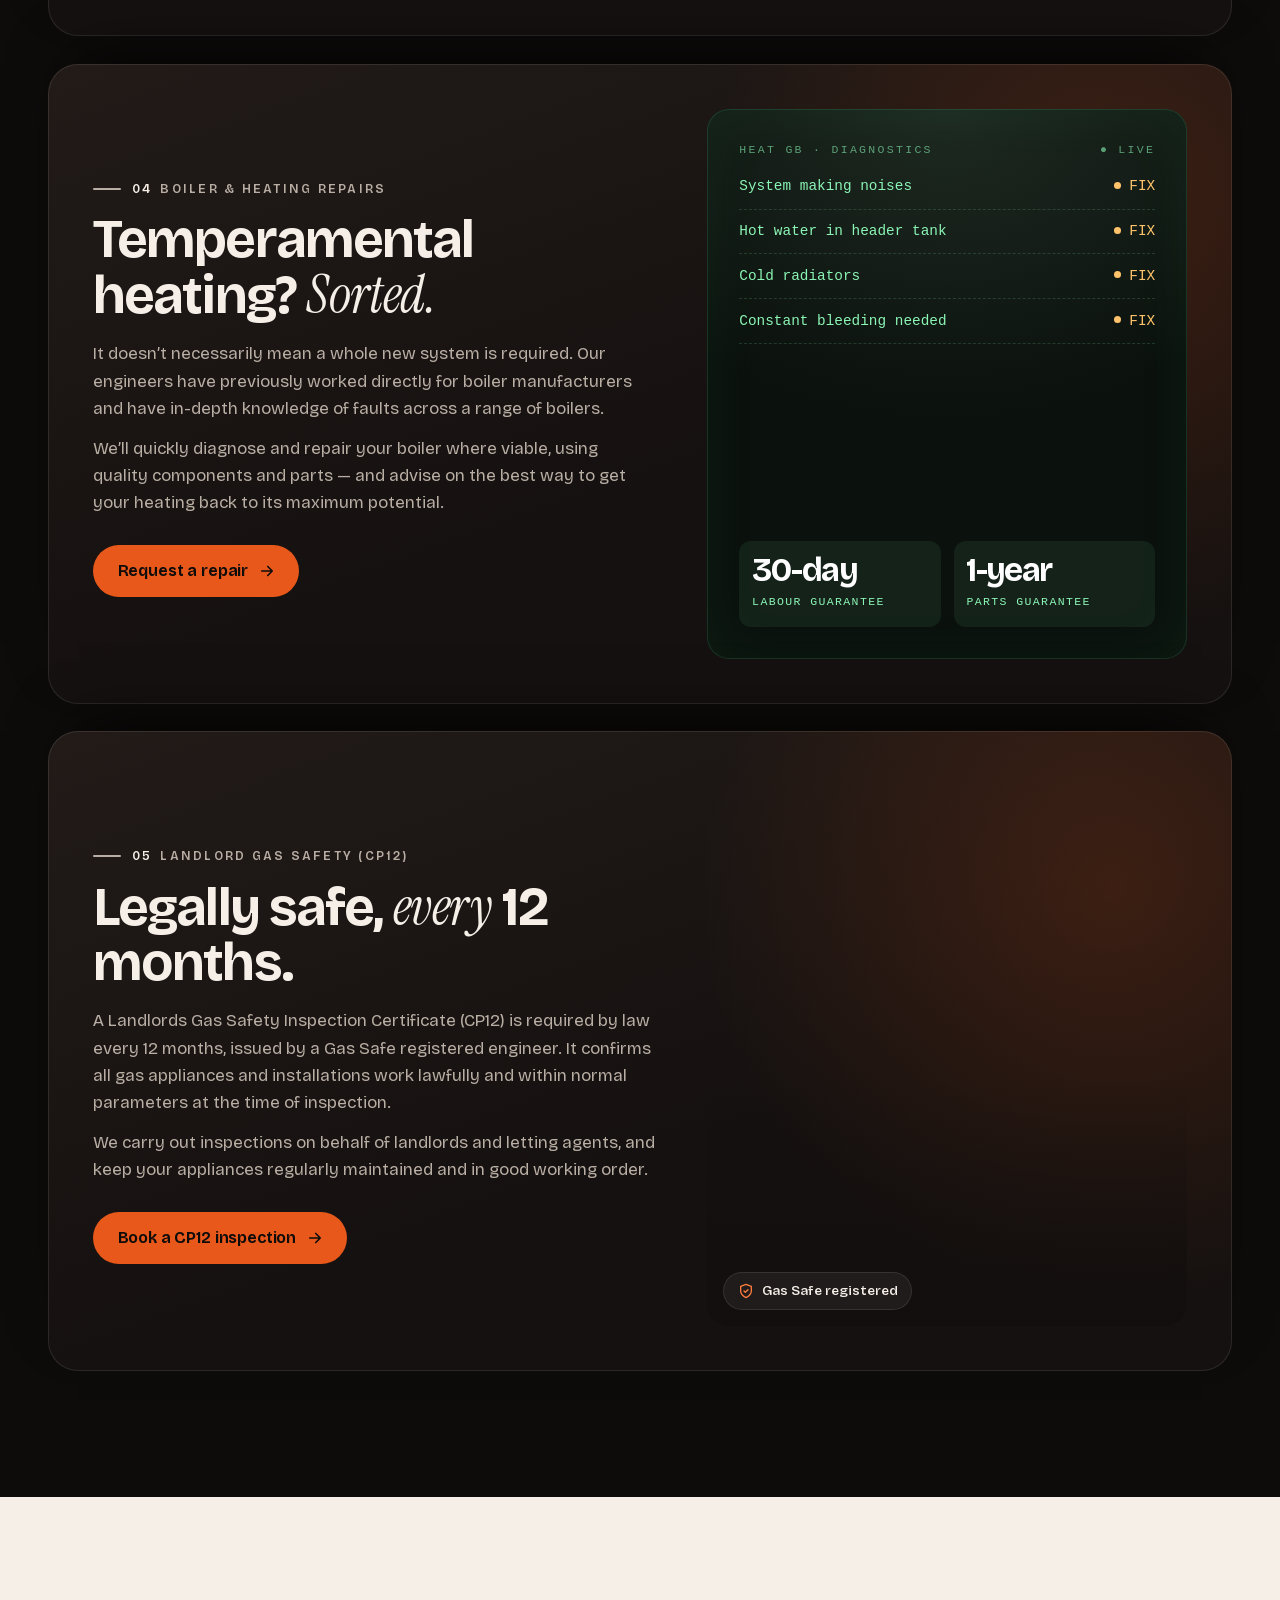
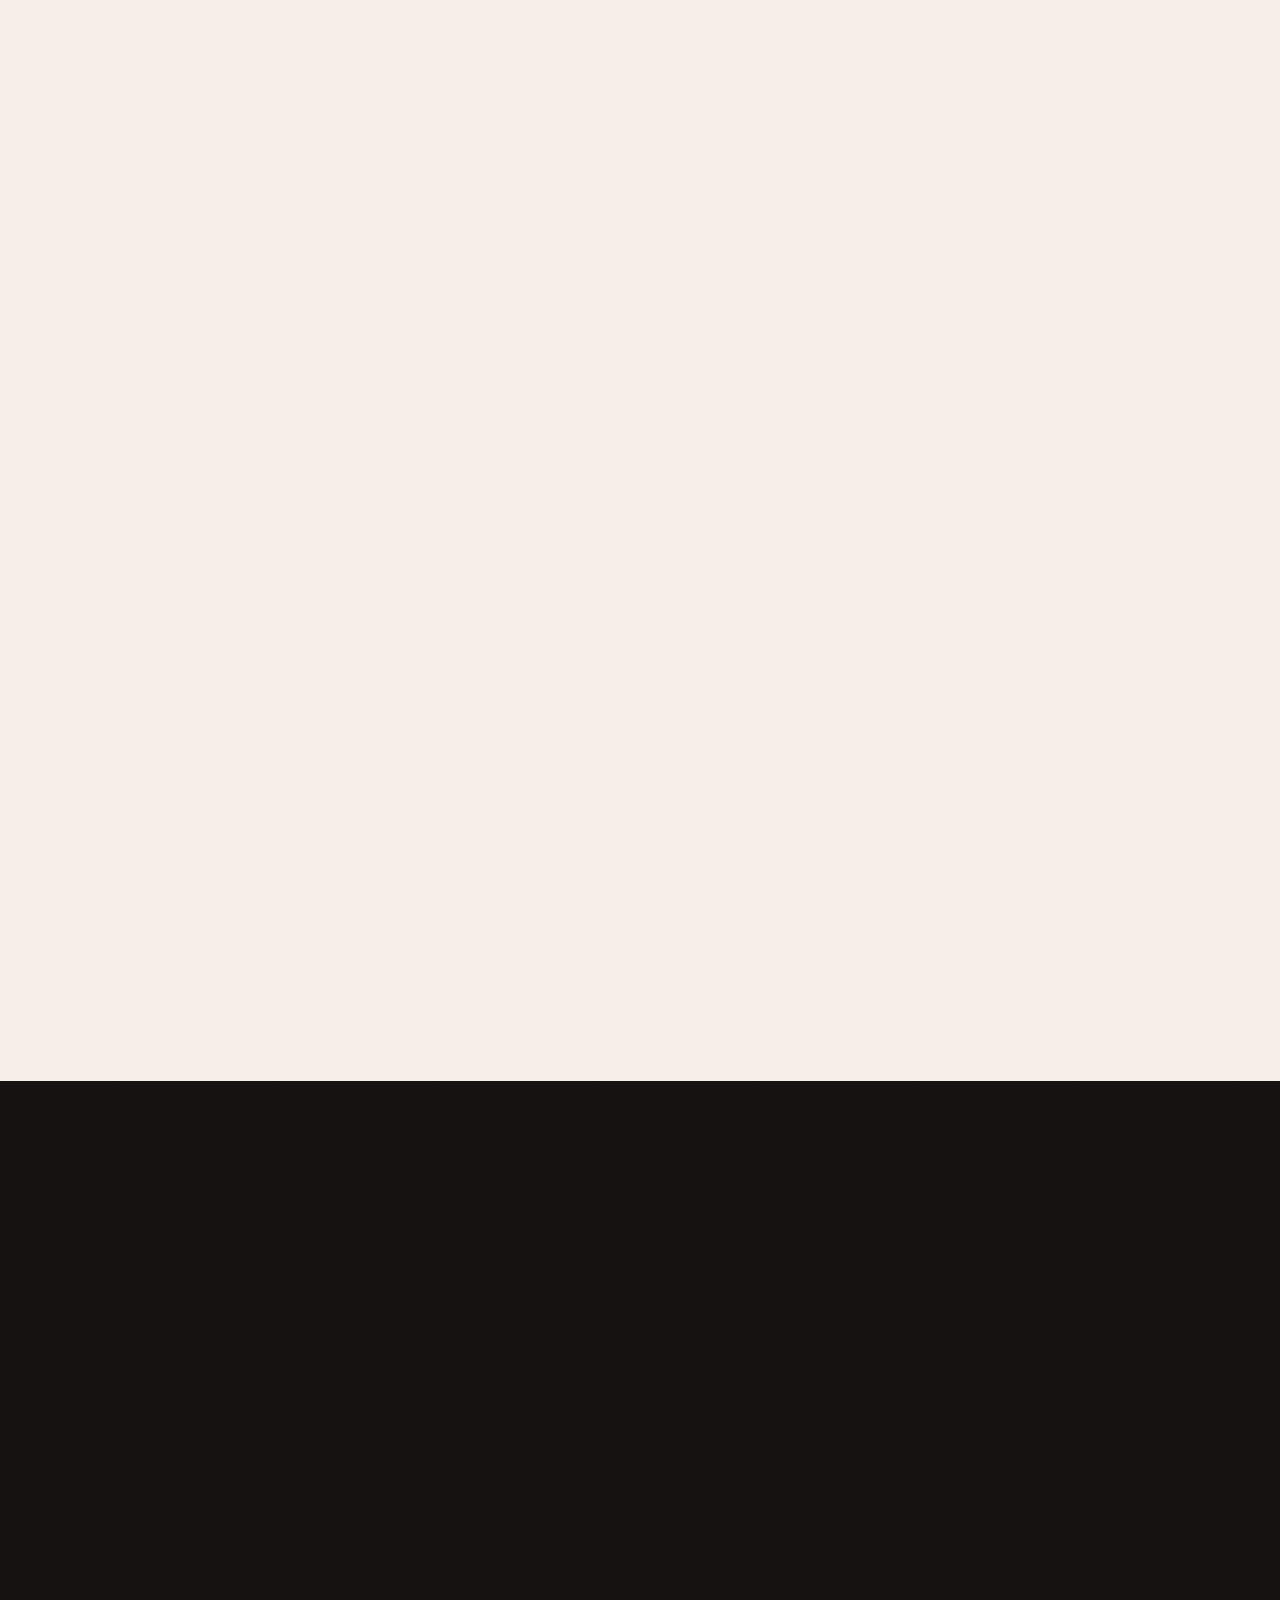
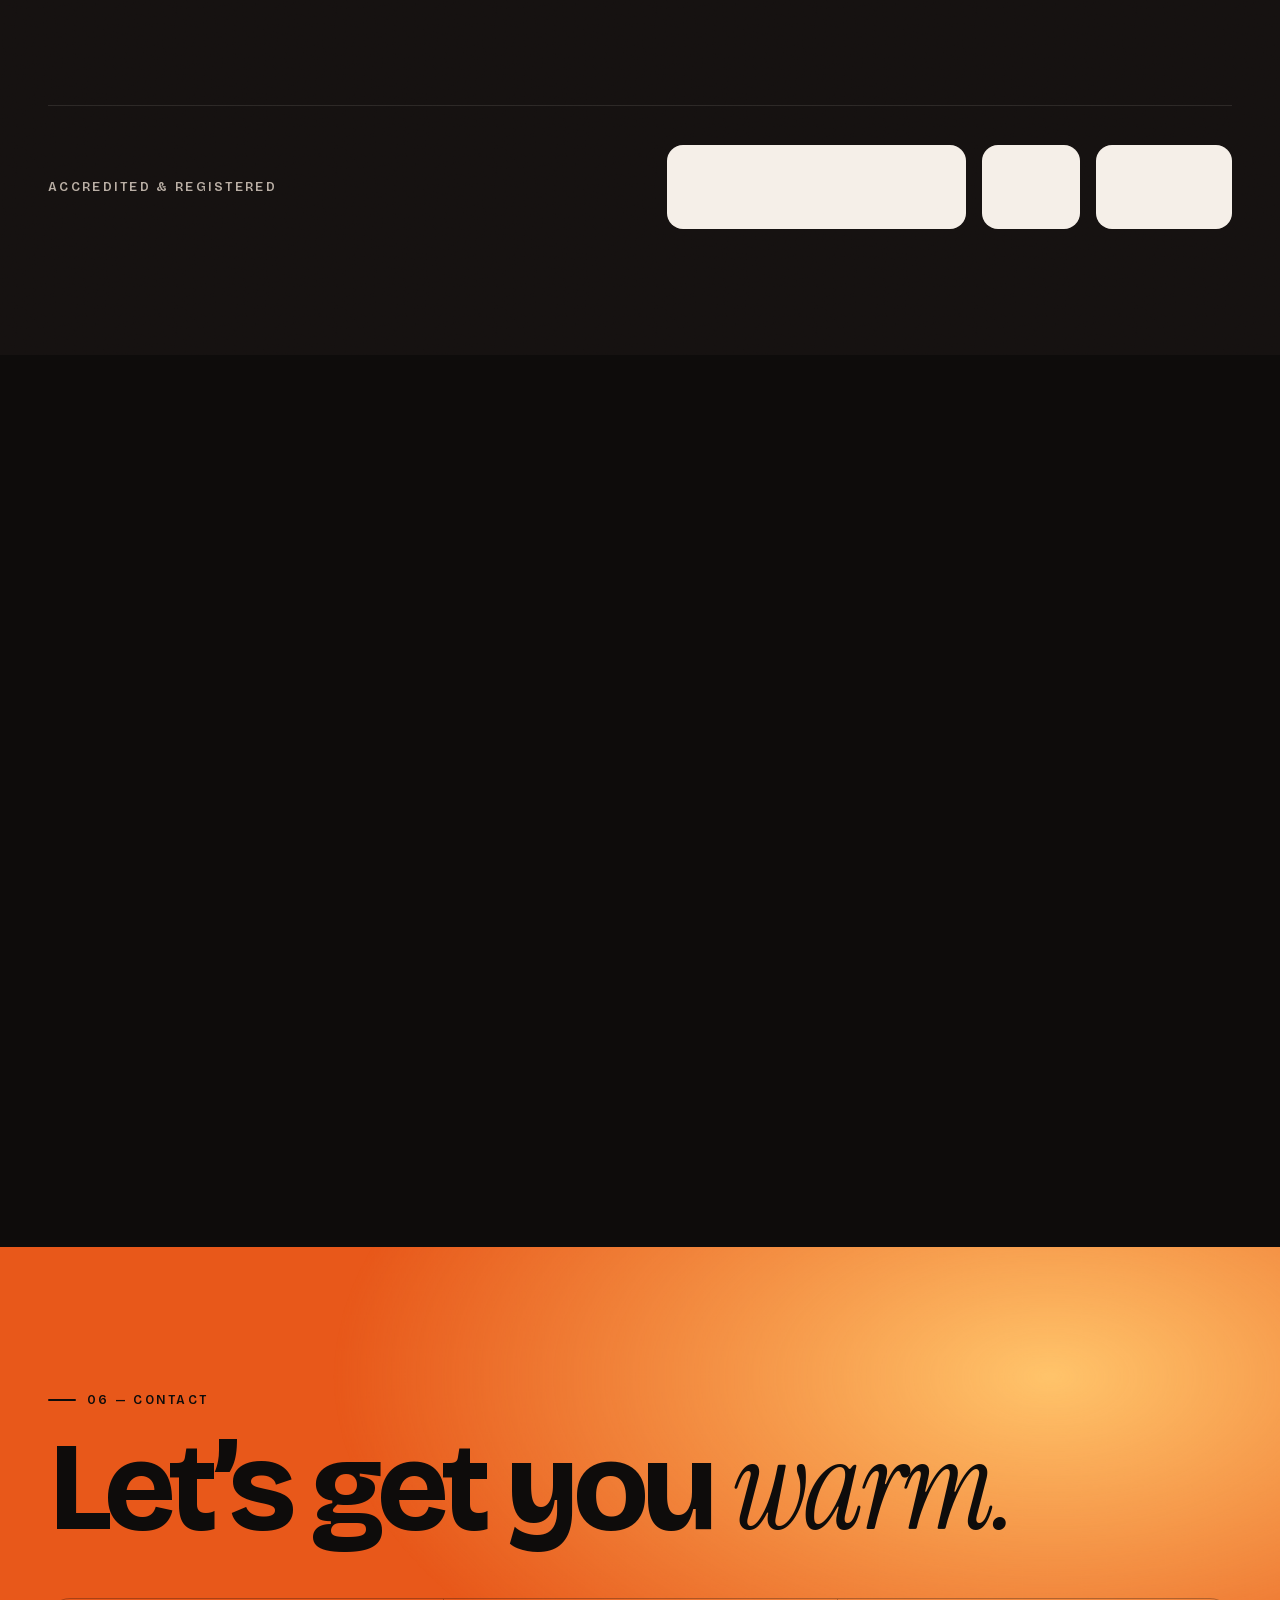
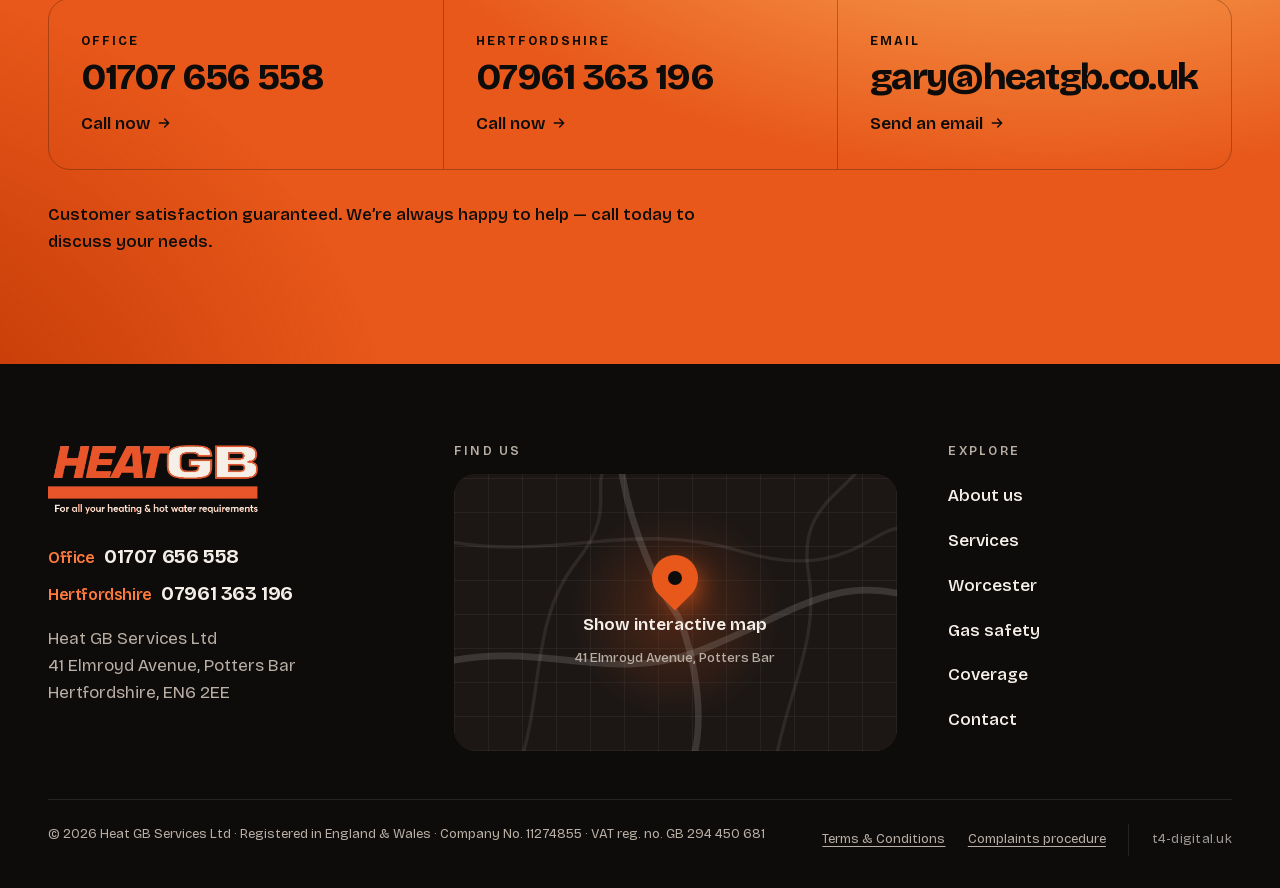
<file: contact.html>
<!DOCTYPE html>
<html lang="en-GB">
<head>
  <meta charset="UTF-8">
  <meta name="viewport" content="width=device-width, initial-scale=1">
  <title>Contact | Heat GB</title>
  <meta name="robots" content="noindex">
  <meta http-equiv="refresh" content="0; url=index.html#contact">
  <link rel="icon" type="image/png" sizes="32x32" href="images/favicon-32.png">
  <style>body{margin:0;min-height:100vh;display:grid;place-items:center;background:#0E0C0B;color:#F5EFE8;font:16px/1.5 system-ui,sans-serif}a{color:#FF7A3D}</style>
</head>
<body>
  <p>This page has moved. <a href="index.html#contact">Continue to Contact</a>.</p>
</body>
</html>
</file>
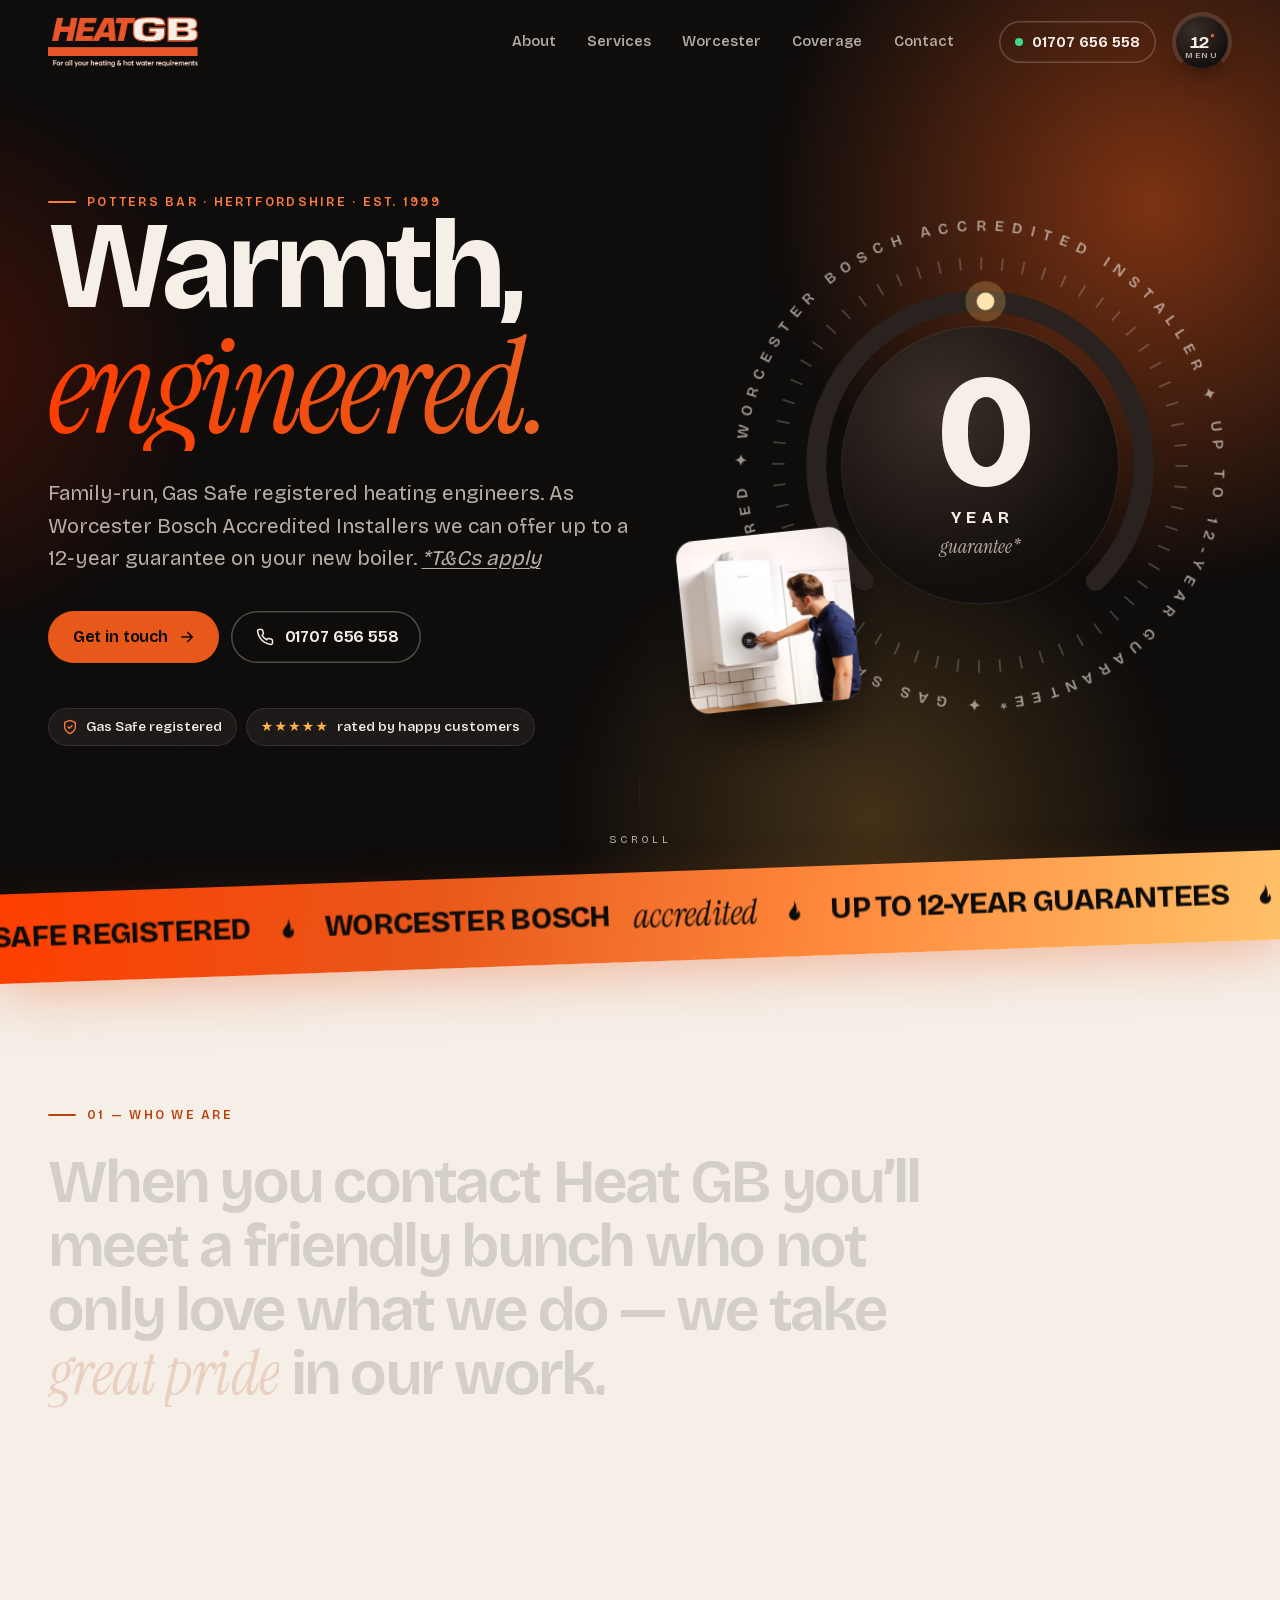
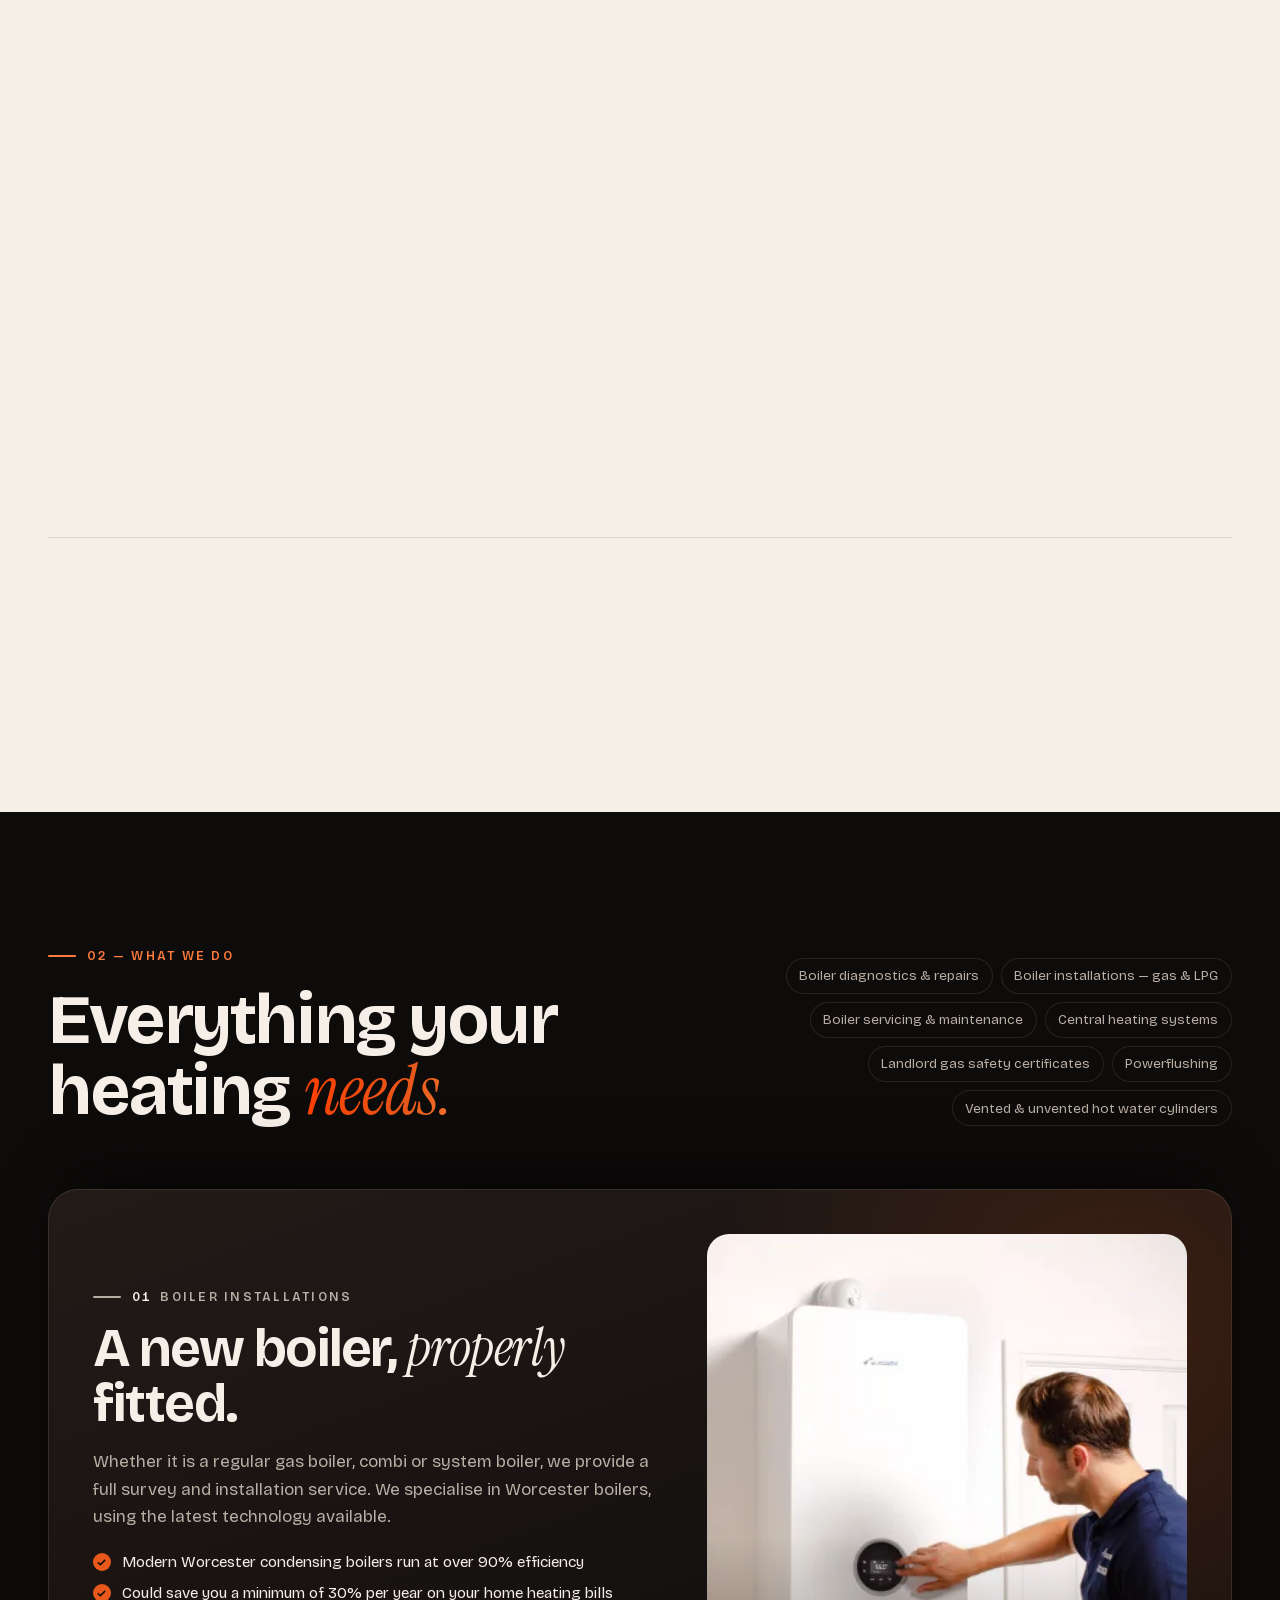
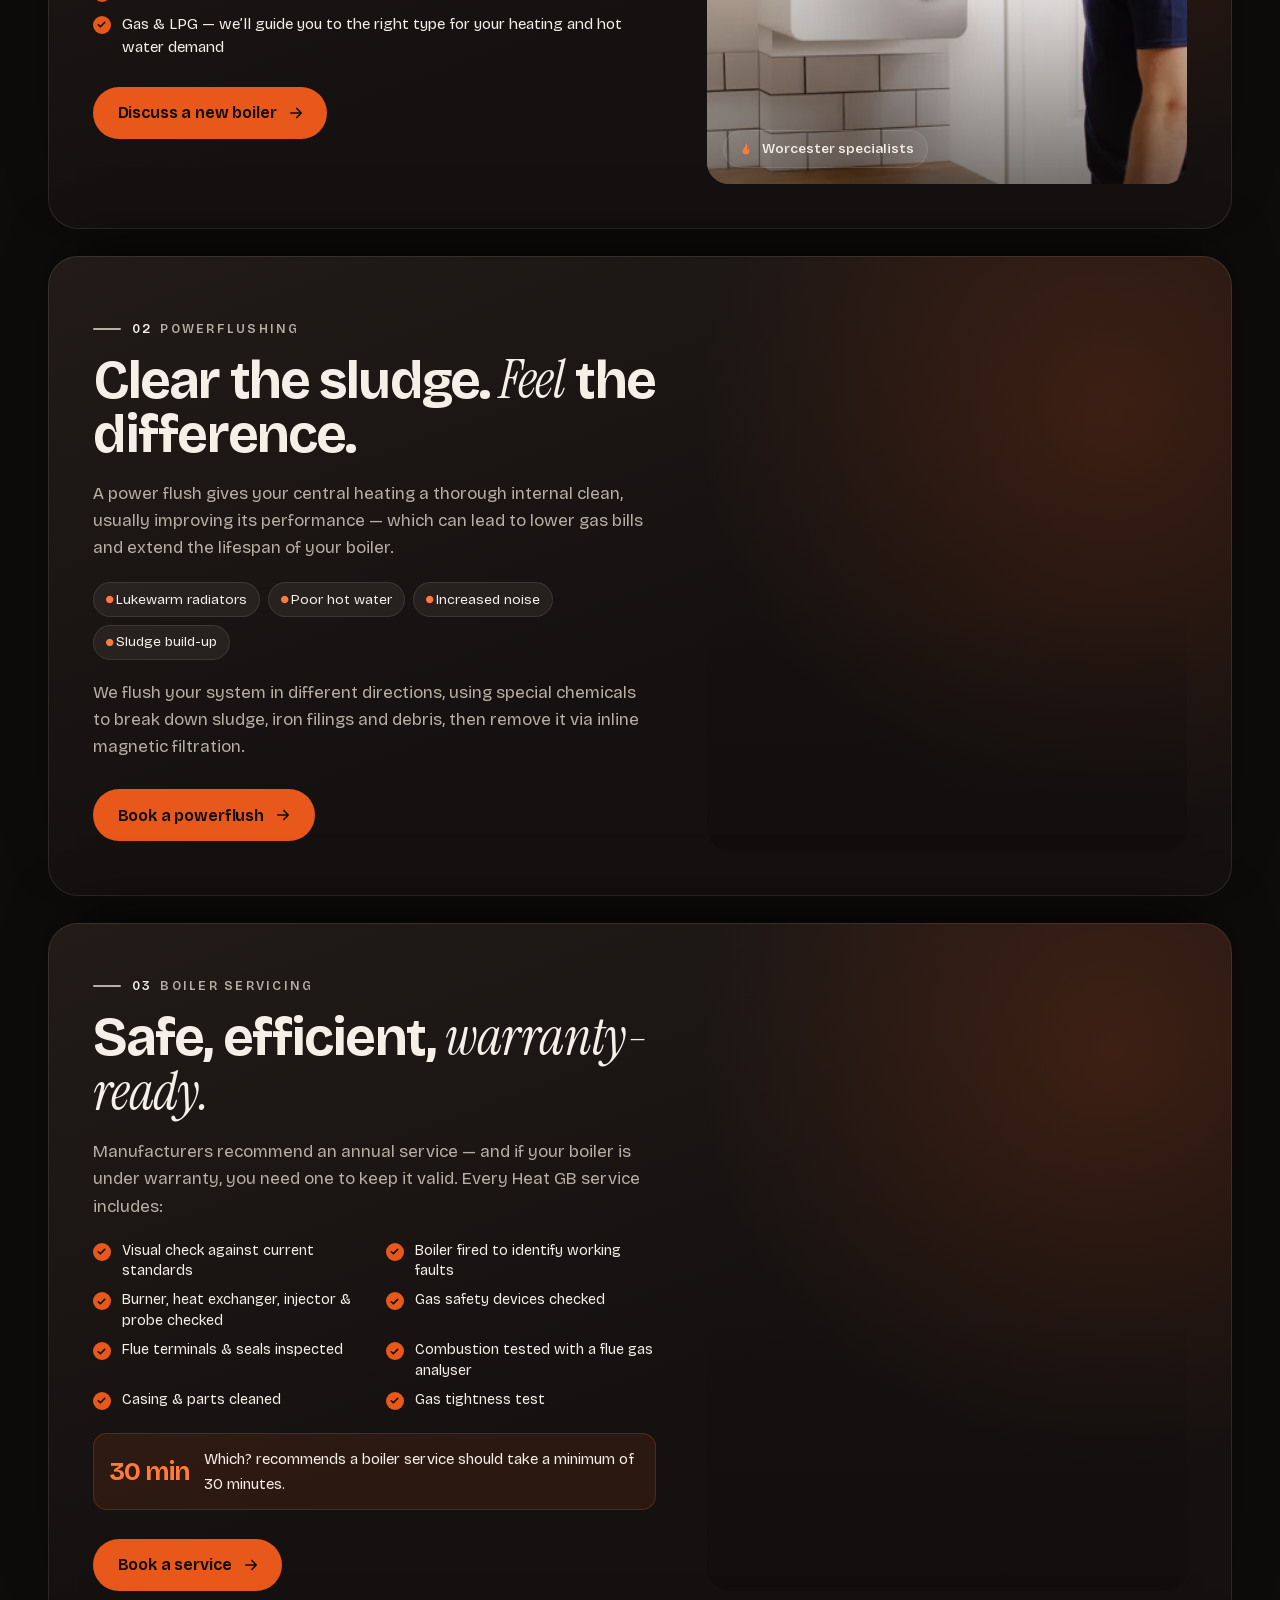
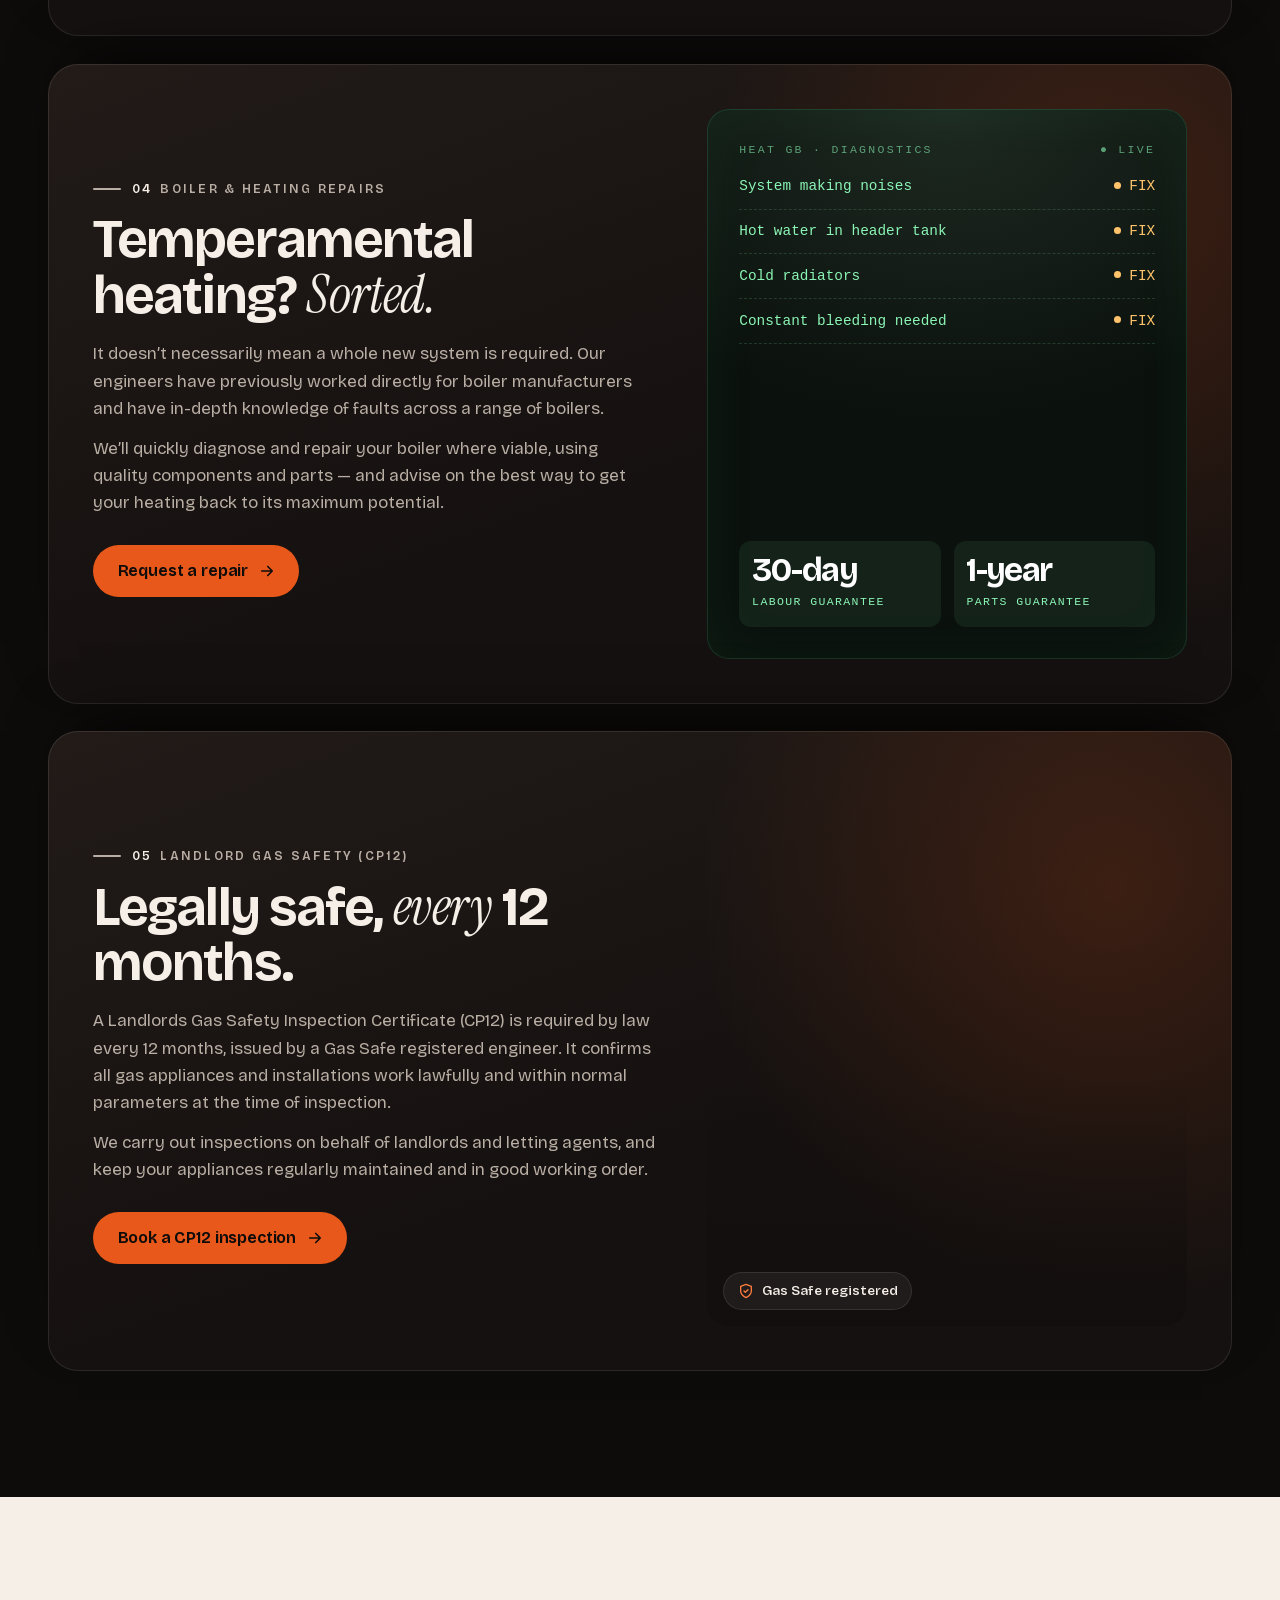
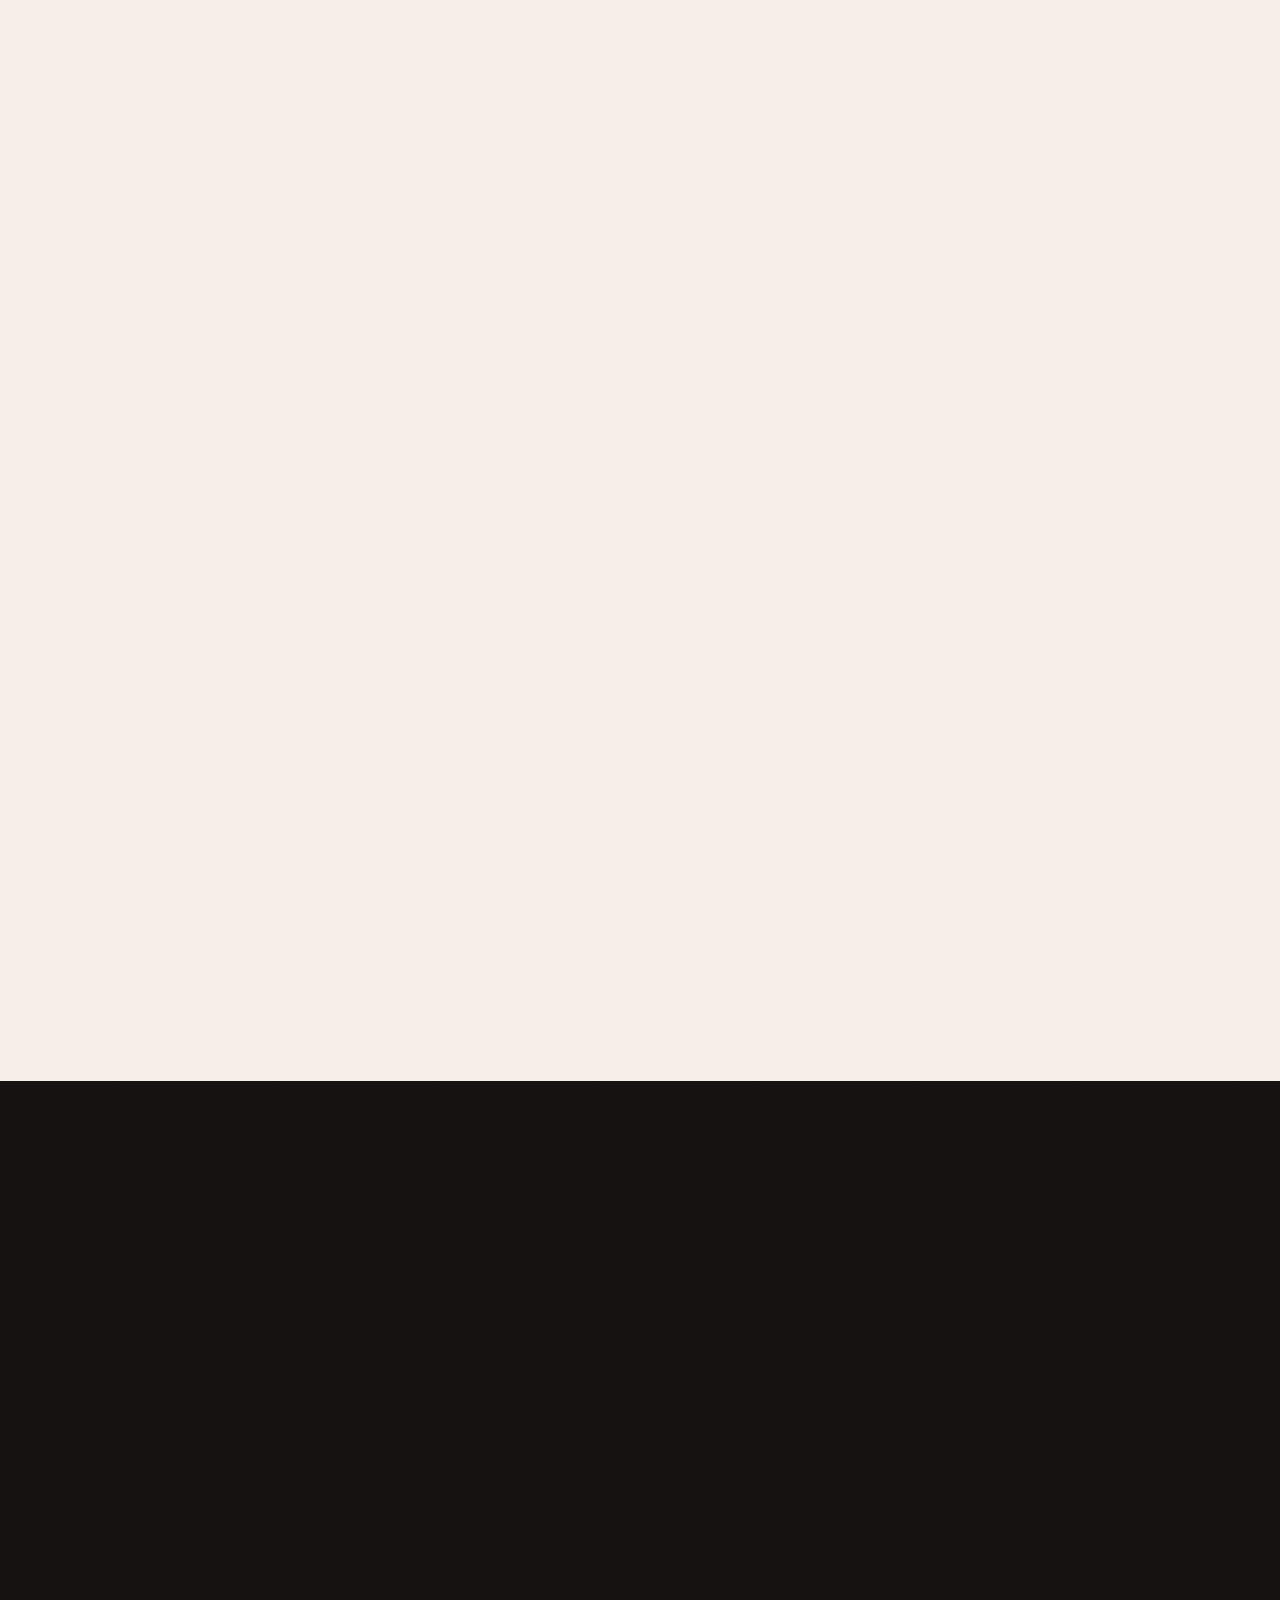
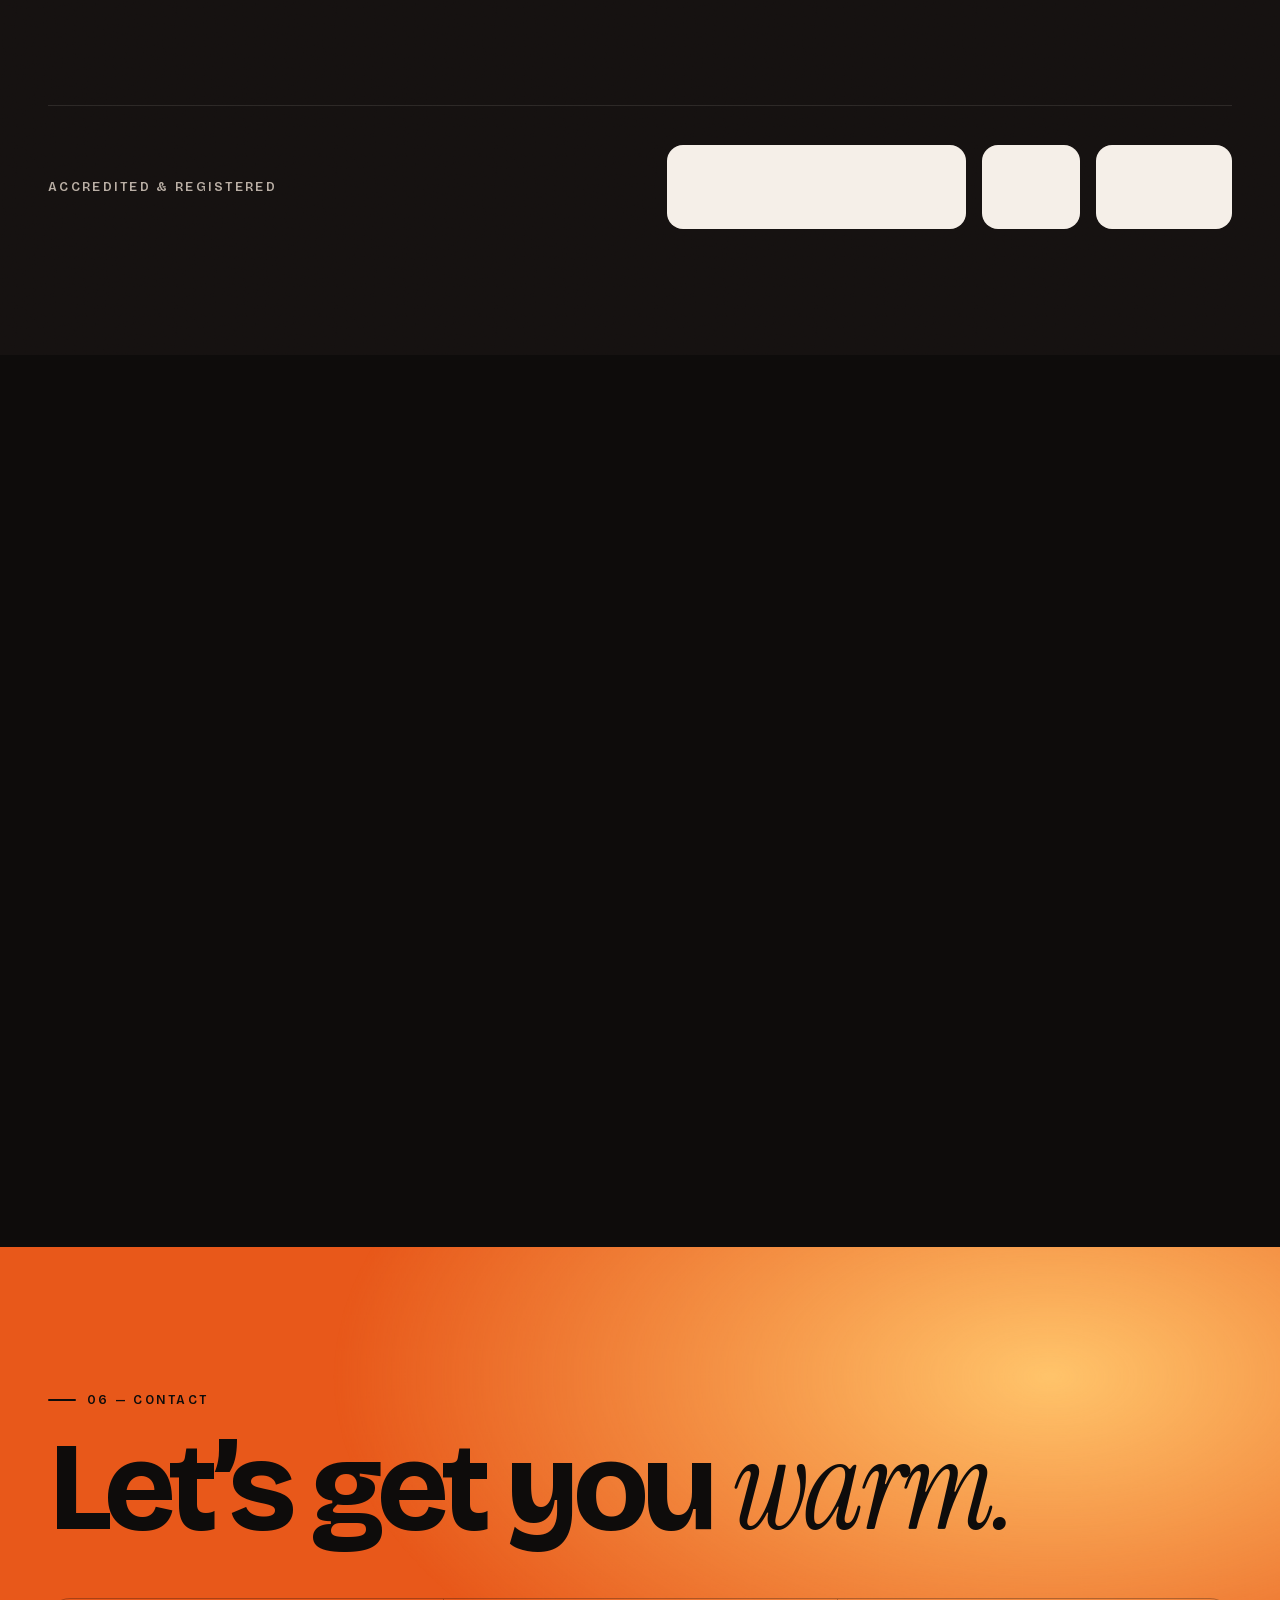
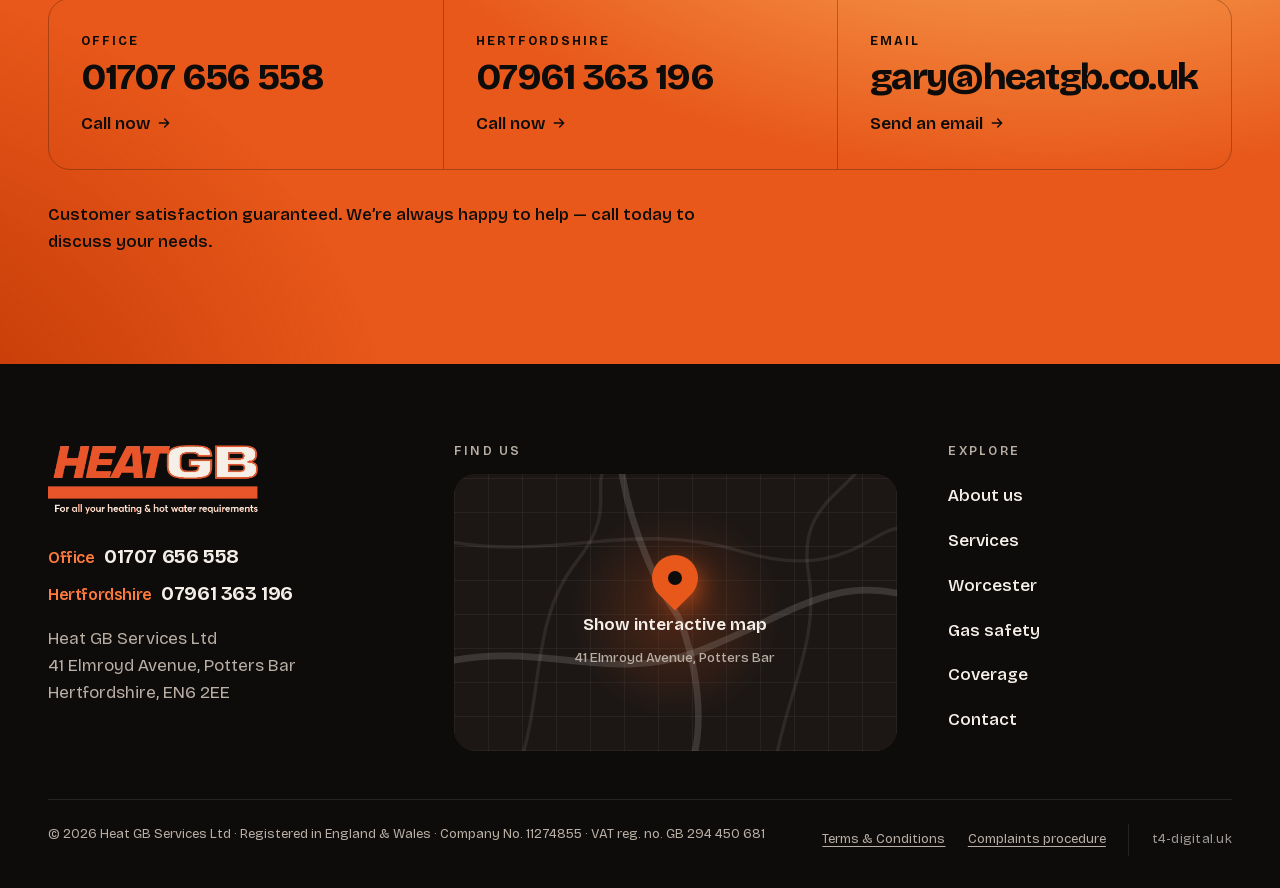
<file: worcester.html>
<!DOCTYPE html>
<html lang="en-GB">
<head>
  <meta charset="UTF-8">
  <meta name="viewport" content="width=device-width, initial-scale=1">
  <title>Worcester Accredited Installer | Heat GB</title>
  <meta name="robots" content="noindex">
  <meta http-equiv="refresh" content="0; url=index.html#worcester">
  <link rel="icon" type="image/png" sizes="32x32" href="images/favicon-32.png">
  <style>body{margin:0;min-height:100vh;display:grid;place-items:center;background:#0E0C0B;color:#F5EFE8;font:16px/1.5 system-ui,sans-serif}a{color:#FF7A3D}</style>
</head>
<body>
  <p>This page has moved. <a href="index.html#worcester">Continue to Worcester Accredited Installer</a>.</p>
</body>
</html>
</file>
<file: css/style.css>
/* ==========================================================================
   HEAT GB — "Warmth, engineered."
   Single-page landing site. Vanilla CSS, no frameworks.
   ========================================================================== */

/* ---------- Fonts (self-hosted, latin subset) ---------- */
@font-face {
  font-family: "Bricolage";
  src: url("../fonts/bricolage-grotesque-var.woff2") format("woff2");
  font-weight: 400 800;
  font-display: swap;
}
@font-face {
  font-family: "Instrument";
  src: url("../fonts/instrument-serif-italic.woff2") format("woff2");
  font-style: italic;
  font-weight: 400;
  font-display: swap;
}
/* metric-matched fallbacks to keep layout stable while fonts load */
@font-face {
  font-family: "Bricolage Fallback";
  src: local("Arial"), local("Helvetica Neue"), local("Helvetica");
  size-adjust: 100%;
  ascent-override: 92%;
  descent-override: 26%;
  line-gap-override: 0%;
}
@font-face {
  font-family: "Instrument Fallback";
  src: local("Georgia"), local("Times New Roman");
  font-style: italic;
  size-adjust: 92%;
}

/* ---------- Tokens ---------- */
:root {
  --ink: #0E0C0B;
  --ink-2: #151110;
  --ink-3: #1C1715;
  --ink-4: #2A221E;
  --line: rgba(245, 239, 232, .1);
  --cream: #F5EFE8;
  --cream-2: #ECE3D9;
  --muted: #B9AEA4;
  --muted-dark: #5E554F;
  --ember: #E8581A;
  --ember-hi: #FF7A3D;
  --ember-deep: #B8420E;
  --amber: #FFB347;
  --flame: linear-gradient(100deg, #FF3D00 0%, #E8581A 35%, #FF8A3D 65%, #FFC46B 100%);

  --f-sans: "Bricolage", "Bricolage Fallback", system-ui, -apple-system, "Segoe UI", sans-serif;
  --f-serif: "Instrument", "Instrument Fallback", Georgia, serif;

  --wrap: min(1240px, 100% - 2 * var(--gutter));
  --gutter: clamp(1.25rem, 4vw, 3rem);
  --radius: 22px;
  --ease: cubic-bezier(.22, 1, .36, 1);
  --header-h: 84px;
}

/* ---------- Reset ---------- */
*, *::before, *::after { box-sizing: border-box; margin: 0; padding: 0; }
html { -webkit-text-size-adjust: 100%; scroll-behavior: smooth; scroll-padding-top: 90px; }
body {
  font-family: var(--f-sans);
  font-size: clamp(1rem, .96rem + .2vw, 1.0625rem);
  line-height: 1.6;
  color: var(--cream);
  background: var(--ink);
  -webkit-font-smoothing: antialiased;
  text-rendering: optimizeLegibility;
  overflow-x: clip;
}
img, svg { display: block; max-width: 100%; }
img { height: auto; }
a { color: inherit; text-decoration: none; }
button { font: inherit; color: inherit; background: none; border: 0; cursor: pointer; }
ul { list-style: none; }
h1, h2, h3, h4 { font-weight: 700; line-height: 1.02; letter-spacing: -.035em; font-variation-settings: "wdth" 100; }
:focus-visible { outline: 2px solid var(--amber); outline-offset: 3px; border-radius: 6px; }
.sr-only { position: absolute; width: 1px; height: 1px; overflow: hidden; clip: rect(0 0 0 0); white-space: nowrap; }
.skip { position: absolute; left: 1rem; top: -100px; z-index: 200; background: var(--ember); color: var(--ink); padding: .7rem 1rem; border-radius: 10px; font-weight: 700; }
.skip:focus { top: 1rem; }

.wrap { width: var(--wrap); margin-inline: auto; }
.serif { font-family: var(--f-serif); font-style: italic; font-weight: 400; letter-spacing: -.01em; }
.flame-text {
  background: var(--flame);
  background-size: 200% 100%;
  -webkit-background-clip: text; background-clip: text;
  color: transparent;
  animation: flameShift 8s ease-in-out infinite alternate;
  padding-right: .06em;
}
@keyframes flameShift { to { background-position: 100% 0; } }

/* Grain overlay (one static, tiny SVG) */
.grain::after {
  content: ""; position: absolute; inset: 0; pointer-events: none; z-index: 0;
  opacity: .07; mix-blend-mode: overlay;
  background-image: url("data:image/svg+xml,%3Csvg xmlns='http://www.w3.org/2000/svg' width='160' height='160'%3E%3Cfilter id='n'%3E%3CfeTurbulence type='fractalNoise' baseFrequency='.9' numOctaves='2' stitchTiles='stitch'/%3E%3C/filter%3E%3Crect width='100%25' height='100%25' filter='url(%23n)'/%3E%3C/svg%3E");
}

/* ---------- Eyebrows / section heads ---------- */
.eyebrow {
  display: inline-flex; align-items: center; gap: .7rem;
  font-size: .78rem; font-weight: 600; letter-spacing: .18em; text-transform: uppercase;
  color: var(--ember-hi);
}
.eyebrow::before { content: ""; width: 28px; height: 2px; background: currentColor; border-radius: 2px; }
.light .eyebrow { color: var(--ember-deep); }
.h-xl { font-size: clamp(2.6rem, 1.4rem + 5.4vw, 6.2rem); }
.h-lg { font-size: clamp(2.2rem, 1.3rem + 3.8vw, 4.6rem); }
.h-md { font-size: clamp(1.7rem, 1.2rem + 1.8vw, 2.6rem); }
.lede { font-size: clamp(1.05rem, .98rem + .4vw, 1.3rem); line-height: 1.55; color: var(--muted); max-width: 46ch; }
.light .lede { color: var(--muted-dark); }

/* ---------- Buttons ---------- */
.btn {
  --bg: var(--ember); --fg: var(--ink);
  position: relative; display: inline-flex; align-items: center; gap: .65rem;
  min-height: 52px; padding: .85rem 1.4rem .85rem 1.55rem;
  border-radius: 999px; background: var(--bg); color: var(--fg);
  font-weight: 650; font-size: 1rem; letter-spacing: -.01em; line-height: 1.1;
  overflow: hidden; isolation: isolate;
  transition: transform .5s var(--ease), box-shadow .5s var(--ease);
}
.btn::before {
  content: ""; position: absolute; inset: 0; z-index: -1;
  background: var(--flame); opacity: 0; transition: opacity .5s var(--ease);
}
.btn:hover { transform: translateY(-2px); box-shadow: 0 14px 40px -12px rgba(232, 88, 26, .7); }
.btn:hover::before { opacity: 1; }
.btn svg { width: 18px; height: 18px; transition: transform .5s var(--ease); flex: none; }
.btn:hover svg { transform: translateX(3px) rotate(-45deg); }
.btn--ghost { --bg: transparent; --fg: var(--cream); box-shadow: inset 0 0 0 1.5px rgba(245, 239, 232, .28); }
.btn--ghost::before { background: rgba(245, 239, 232, .08); }
.btn--ghost:hover { box-shadow: inset 0 0 0 1.5px var(--cream); }
.btn--ghost:hover svg { transform: none; }
.light .btn--ghost { --fg: var(--ink); box-shadow: inset 0 0 0 1.5px rgba(14, 12, 11, .25); }
.light .btn--ghost:hover { box-shadow: inset 0 0 0 1.5px var(--ink); }
.btn--dark { --bg: var(--ink); --fg: var(--cream); }
.btn--dark::before { background: var(--ink-4); }

/* ==========================================================================
   HEADER
   ========================================================================== */
.header {
  position: fixed; inset: 0 0 auto; z-index: 50;
  height: var(--header-h);
  display: flex; align-items: center;
  transition: background .5s var(--ease), height .5s var(--ease), box-shadow .5s var(--ease);
}
.header.is-scrolled {
  --header-h: 68px;
  background: rgba(14, 12, 11, .72);
  -webkit-backdrop-filter: blur(16px) saturate(140%);
  backdrop-filter: blur(16px) saturate(140%);
  box-shadow: 0 1px 0 var(--line);
}
.header__inner { width: var(--wrap); margin-inline: auto; display: flex; align-items: center; gap: 1.5rem; }
.brand { display: block; width: clamp(118px, 12vw, 150px); flex: none; }
.brand img { width: 100%; }
.header__links { display: flex; gap: .25rem; margin-left: auto; margin-right: .5rem; }
.header__links a {
  position: relative; padding: .5rem .85rem; font-size: .92rem; font-weight: 550; color: var(--muted);
  transition: color .3s;
}
.header__links a::after {
  content: ""; position: absolute; left: .85rem; right: .85rem; bottom: .25rem; height: 2px;
  background: var(--flame); transform: scaleX(0); transform-origin: left; transition: transform .45s var(--ease);
}
.header__links a:hover, .header__links a.is-active { color: var(--cream); }
.header__links a:hover::after, .header__links a.is-active::after { transform: scaleX(1); }
.header__call {
  display: inline-flex; align-items: center; gap: .55rem;
  padding: .55rem 1rem; border-radius: 999px; font-weight: 650; font-size: .95rem;
  box-shadow: inset 0 0 0 1.5px rgba(245, 239, 232, .22); transition: box-shadow .3s, background .3s;
  margin-right: 76px; white-space: nowrap;
}
.header__call:hover { box-shadow: inset 0 0 0 1.5px var(--ember); background: rgba(232, 88, 26, .1); }
.header__call svg { width: 16px; height: 16px; color: var(--ember-hi); }
.pulse-dot { width: 8px; height: 8px; border-radius: 50%; background: #3DDC84; box-shadow: 0 0 0 0 rgba(61, 220, 132, .6); animation: pulse 2.4s infinite; flex: none; }
@keyframes pulse { 70% { box-shadow: 0 0 0 9px rgba(61, 220, 132, 0); } 100% { box-shadow: 0 0 0 0 rgba(61, 220, 132, 0); } }

/* ---------- The Thermostat (menu button + scroll progress) ---------- */
.thermo {
  --p: 0;
  position: fixed; z-index: 60; top: 12px; right: max(var(--gutter), calc((100% - 1240px) / 2));
  width: 60px; height: 60px; border-radius: 50%;
  display: grid; place-items: center;
  background: conic-gradient(from 225deg, var(--ember) calc(var(--p) * 270deg), rgba(245, 239, 232, .14) 0 270deg, transparent 0);
  transition: top .5s var(--ease), transform .4s var(--ease);
}
.header.is-scrolled ~ .thermo { top: 4px; }
.thermo::before { /* knob */
  content: ""; position: absolute; inset: 4px; border-radius: 50%;
  background: radial-gradient(circle at 35% 30%, #3A2E28, var(--ink-2) 70%);
  box-shadow: inset 0 1px 0 rgba(255, 255, 255, .08), 0 10px 30px -10px rgba(0, 0, 0, .8);
}
.thermo:hover { transform: rotate(-8deg) scale(1.04); }
.thermo__temp { position: relative; font-weight: 700; font-size: 1.05rem; letter-spacing: -.04em; line-height: 1; font-variant-numeric: tabular-nums; transition: opacity .3s; }
.thermo__temp sup { font-size: .6em; color: var(--ember-hi); margin-left: 1px; }
.thermo__label { position: absolute; bottom: 9px; font-size: .5rem; font-weight: 700; letter-spacing: .2em; color: var(--muted); transition: opacity .3s; }
.thermo__x { position: absolute; width: 22px; height: 22px; opacity: 0; transform: rotate(-90deg); transition: opacity .3s, transform .5s var(--ease); }
.thermo__x::before, .thermo__x::after { content: ""; position: absolute; left: 0; top: 10px; width: 22px; height: 2px; background: var(--cream); border-radius: 2px; transform: rotate(45deg); }
.thermo__x::after { transform: rotate(-45deg); }
.menu-open .thermo__temp, .menu-open .thermo__label { opacity: 0; }
.menu-open .thermo__x { opacity: 1; transform: none; }
.menu-open .thermo { --p: 1; }

/* ==========================================================================
   MENU OVERLAY — the dial
   ========================================================================== */
.menu {
  position: fixed; inset: 0; z-index: 55;
  background: radial-gradient(1200px 700px at 85% 10%, rgba(232, 88, 26, .22), transparent 60%), var(--ink);
  display: grid; grid-template-columns: 1.15fr .85fr; align-items: center; gap: 4vw;
  padding: 100px max(var(--gutter), calc((100% - 1240px) / 2)) 40px;
  clip-path: circle(0 at calc(100% - max(var(--gutter), calc((100% - 1240px) / 2)) - 30px) 42px);
  visibility: hidden;
  transition: clip-path .8s var(--ease), visibility 0s .8s;
}
.menu-open .menu { clip-path: circle(150% at calc(100% - max(var(--gutter), calc((100% - 1240px) / 2)) - 30px) 42px); visibility: visible; transition: clip-path .9s var(--ease), visibility 0s; }
.menu__list { counter-reset: m; }
.menu__list li { overflow: hidden; }
.menu__link {
  display: flex; align-items: baseline; gap: 1.2rem;
  padding: .2rem 0; font-size: clamp(2rem, 1rem + 4.2vh + 1.5vw, 4.6rem); font-weight: 700; letter-spacing: -.045em; line-height: 1.08;
  color: rgba(245, 239, 232, .4);
  transform: translateY(105%); transition: transform .9s var(--ease), color .35s;
}
.menu-open .menu__link { transform: none; }
.menu__list li:nth-child(2) .menu__link { transition-delay: .04s, 0s; }
.menu__list li:nth-child(3) .menu__link { transition-delay: .08s, 0s; }
.menu__list li:nth-child(4) .menu__link { transition-delay: .12s, 0s; }
.menu__list li:nth-child(5) .menu__link { transition-delay: .16s, 0s; }
.menu__list li:nth-child(6) .menu__link { transition-delay: .2s, 0s; }
.menu__list li:nth-child(7) .menu__link { transition-delay: .24s, 0s; }
.menu__link small { font-size: .9rem; font-weight: 600; letter-spacing: 0; color: var(--ember-hi); min-width: 2.6rem; font-variant-numeric: tabular-nums; }
.menu__link:hover, .menu__link:focus-visible, .menu__link.is-current { color: var(--cream); }
.menu__link .serif { font-weight: 400; }
.menu__aside { display: grid; justify-items: center; gap: 2rem; }
.dial { --a: -135deg; position: relative; width: min(30vw, 56vh, 440px); aspect-ratio: 1; }
.dial svg { width: 100%; height: 100%; overflow: visible; }
.dial__needle { transform-origin: 200px 200px; transform: rotate(var(--a)); transition: transform 1s var(--ease); }
.dial__arc { transition: stroke-dashoffset 1s var(--ease); }
.dial__read { position: absolute; inset: 0; display: grid; place-content: center; text-align: center; }
.dial__temp { font-size: clamp(3rem, 7vw, 6.5rem); font-weight: 700; letter-spacing: -.06em; line-height: .9; font-variant-numeric: tabular-nums; }
.dial__temp sup { font-size: .4em; color: var(--ember-hi); vertical-align: top; position: relative; top: .25em; }
.dial__name { font-family: var(--f-serif); font-style: italic; font-size: clamp(1.1rem, 2vw, 1.6rem); color: var(--muted); }
.menu__contact { display: flex; flex-wrap: wrap; justify-content: center; gap: .6rem 1.6rem; font-weight: 600; color: var(--muted); }
.menu__contact a:hover { color: var(--ember-hi); }

/* ==========================================================================
   HERO
   ========================================================================== */
.hero {
  position: relative; isolation: isolate;
  min-height: 100svh; display: grid; align-items: center;
  padding: calc(var(--header-h) + 3vh) 0 clamp(4.5rem, 9vh, 7rem);
  overflow: hidden; background: var(--ink);
}
.hero__heat { position: absolute; inset: -20%; z-index: -1; pointer-events: none; }
.hero__heat span {
  position: absolute; border-radius: 50%; will-change: transform;
  animation: drift 22s ease-in-out infinite alternate;
}
.hero__heat span:nth-child(1) { width: 60vmax; height: 60vmax; right: 0; top: 0; background: radial-gradient(closest-side, rgba(232, 88, 26, .5), transparent); }
.hero__heat span:nth-child(2) { width: 45vmax; height: 45vmax; right: 18%; bottom: 0; background: radial-gradient(closest-side, rgba(255, 179, 71, .22), transparent); animation-duration: 28s; animation-delay: -8s; }
.hero__heat span:nth-child(3) { width: 40vmax; height: 40vmax; left: 0; top: 20%; background: radial-gradient(closest-side, rgba(180, 30, 0, .3), transparent); animation-duration: 32s; animation-delay: -14s; }
@keyframes drift {
  0% { transform: translate3d(0, 0, 0) scale(1); }
  50% { transform: translate3d(-6vw, 4vh, 0) scale(1.12); }
  100% { transform: translate3d(4vw, -5vh, 0) scale(.95); }
}
.hero__grid { width: var(--wrap); margin-inline: auto; display: grid; grid-template-columns: 1.1fr .9fr; align-items: center; gap: clamp(2rem, 5vw, 5rem); position: relative; z-index: 1; }
.hero h1 { font-size: clamp(3.3rem, 1.6rem + 7.6vw, 8.6rem); line-height: .9; letter-spacing: -.055em; font-weight: 750; }
.hero h1 .serif { display: block; font-size: 1.08em; letter-spacing: -.035em; line-height: .95; margin-top: .02em; }
.hero__lede { margin: clamp(1.4rem, 3vh, 2rem) 0 clamp(1.8rem, 4vh, 2.6rem); }
.hero__ctas { display: flex; flex-wrap: wrap; gap: .8rem; }
.hero__trust { display: flex; flex-wrap: wrap; gap: .6rem; margin-top: clamp(2rem, 5vh, 3.2rem); }
.chip {
  display: inline-flex; align-items: center; gap: .5rem;
  padding: .5rem .9rem; border-radius: 999px; font-size: .86rem; font-weight: 550; color: var(--cream);
  background: rgba(245, 239, 232, .06); box-shadow: inset 0 0 0 1px var(--line);
}
.chip svg { width: 16px; height: 16px; color: var(--ember-hi); flex: none; }
a.chip:hover { background: rgba(245, 239, 232, .1); }
.stars { color: var(--amber); letter-spacing: .1em; }

/* Hero thermostat visual */
.hero__visual { position: relative; justify-self: center; width: min(100%, 520px); aspect-ratio: 1; }
.gauge { position: absolute; inset: 0; }
.gauge svg { width: 100%; height: 100%; overflow: visible; }
.gauge__ring { transform-origin: 200px 200px; animation: spin 40s linear infinite; }
@keyframes spin { to { transform: rotate(360deg); } }
.gauge__arc { stroke-dasharray: 612.6 1000; stroke-dashoffset: 612.6; animation: arcIn 2.2s var(--ease) .3s forwards; }
@keyframes arcIn { to { stroke-dashoffset: 122.5; } }
.gauge__dot { transform-origin: 200px 200px; transform: rotate(0deg); animation: dotIn 2.2s var(--ease) .3s forwards; }
@keyframes dotIn { to { transform: rotate(216deg); } }
.gauge__read { position: absolute; inset: 0; display: grid; align-content: center; justify-content: stretch; text-align: center; }
.gauge__num { font-size: clamp(5.5rem, 3rem + 9vw, 10rem); font-weight: 800; line-height: .8; letter-spacing: -.07em; font-variant-numeric: tabular-nums; }
.gauge__unit { font-size: clamp(.85rem, .7rem + .4vw, 1.05rem); font-weight: 700; letter-spacing: .32em; text-transform: uppercase; margin-top: .6rem; padding-left: .32em; }
.gauge__sub { font-family: var(--f-serif); font-style: italic; color: var(--muted); font-size: clamp(1rem, .9rem + .4vw, 1.3rem); }
.hero__photo {
  position: absolute; left: -9%; bottom: 2%; width: 34%;
  border-radius: 18px; overflow: hidden; transform: rotate(-6deg);
  box-shadow: 0 30px 60px -20px rgba(0, 0, 0, .9), 0 0 0 1px var(--line);
  animation: floaty 7s ease-in-out infinite alternate;
}
.hero__photo img { aspect-ratio: 448 / 453; object-fit: cover; width: 100%; }
@keyframes floaty { to { transform: rotate(-3deg) translateY(-10px); } }
.hero__badge {
  position: absolute; right: 0; top: 4%; width: 22%;
  filter: drop-shadow(0 16px 30px rgba(0, 0, 0, .6));
  animation: floaty2 6s ease-in-out infinite alternate;
}
@keyframes floaty2 { from { transform: rotate(8deg); } to { transform: rotate(14deg) translateY(8px); } }
.scroll-cue { position: absolute; left: 50%; bottom: 3.2rem; transform: translateX(-50%); display: grid; justify-items: center; gap: .5rem; font-size: .68rem; letter-spacing: .3em; text-transform: uppercase; color: var(--muted); z-index: 1; }
.scroll-cue i { width: 1px; height: 42px; background: linear-gradient(var(--ember), transparent); transform-origin: top; animation: cue 2.2s var(--ease) infinite; }
@keyframes cue { 0% { transform: scaleY(0); } 50% { transform: scaleY(1); } 100% { transform: scaleY(1); opacity: 0; } }

/* ==========================================================================
   MARQUEE
   ========================================================================== */
.marquee {
  position: relative; z-index: 2;
  background: var(--flame); color: var(--ink);
  transform: rotate(-2deg) scale(1.04); margin: -1.6rem 0;
  padding: 1.05rem 0; overflow: hidden;
  box-shadow: 0 20px 60px -20px rgba(232, 88, 26, .55);
}
.marquee__track { display: flex; width: max-content; animation: marquee 38s linear infinite; }
.marquee__group { display: flex; align-items: center; flex: none; }
.marquee__item { display: flex; align-items: center; gap: 1.4rem; padding-right: 1.4rem; font-size: clamp(1.15rem, .9rem + 1.1vw, 1.8rem); font-weight: 750; letter-spacing: -.02em; white-space: nowrap; text-transform: uppercase; }
.marquee__item .serif { text-transform: none; font-size: 1.15em; }
.marquee__item svg { width: .9em; height: .9em; }
@keyframes marquee { to { transform: translateX(-50%); } }

/* ==========================================================================
   ABOUT (light)
   ========================================================================== */
.light { background: var(--cream); color: var(--ink); }
.section { position: relative; padding: clamp(6rem, 14vh, 10rem) 0; }
.about { padding-top: clamp(8rem, 18vh, 12rem); }
.statement { margin: 1.6rem 0 clamp(3.5rem, 8vh, 6rem); font-size: clamp(1.9rem, 1rem + 3.5vw, 4.3rem); line-height: 1.05; letter-spacing: -.045em; font-weight: 650; max-width: 22ch; }
.statement .serif { color: var(--ember-deep); }
/* word reveal: each word fills from faint to solid (background-clip keeps it crisp) */
.statement.is-split .w {
  --c: var(--ink);
  background: linear-gradient(90deg, var(--c) 50%, rgba(14, 12, 11, .14) 50%);
  background-size: 200% 100%; background-position: 100% 0;
  -webkit-background-clip: text; background-clip: text; color: transparent;
  transition: background-position .5s var(--ease);
}
.statement.is-split .serif .w { --c: var(--ember-deep); background-image: linear-gradient(90deg, var(--c) 50%, rgba(184, 66, 14, .18) 50%); }
.statement.is-split .w.on { background-position: 0 0; }
.about__grid { display: grid; grid-template-columns: .95fr 1.05fr; gap: clamp(2rem, 6vw, 6rem); align-items: center; }
.about__media { position: relative; }
.about__photo { border-radius: 260px 260px var(--radius) var(--radius); overflow: hidden; box-shadow: 0 40px 80px -40px rgba(14, 12, 11, .5); }
.about__photo img { width: 100%; aspect-ratio: 4 / 4.4; object-fit: cover; object-position: 45% 50%; }
.sticker { position: absolute; right: -4%; bottom: 8%; width: clamp(110px, 13vw, 150px); aspect-ratio: 1; border-radius: 50%; background: var(--ink); color: var(--cream); display: grid; place-items: center; box-shadow: 0 20px 40px -14px rgba(14, 12, 11, .6); }
.sticker svg { position: absolute; inset: 0; width: 100%; height: 100%; animation: spin 24s linear infinite; }
.sticker b { font-size: clamp(1.6rem, 2.4vw, 2.1rem); letter-spacing: -.05em; line-height: 1; }
.sticker b small { display: block; font-family: var(--f-serif); font-style: italic; font-weight: 400; font-size: .5em; letter-spacing: 0; color: var(--ember-hi); text-align: center; }
.about__text p { color: var(--muted-dark); margin-bottom: 1.1rem; max-width: 52ch; }
.about__text p.big { font-size: clamp(1.15rem, 1rem + .5vw, 1.4rem); color: var(--ink); line-height: 1.45; letter-spacing: -.01em; }
.stats { display: grid; grid-template-columns: repeat(4, 1fr); margin-top: clamp(4rem, 9vh, 6.5rem); border-top: 1.5px solid rgba(14, 12, 11, .12); }
.stat { padding: 1.8rem 1.4rem 0 0; }
.stat + .stat { padding-left: 1.4rem; border-left: 1.5px solid rgba(14, 12, 11, .12); }
.stat__num { display: block; font-size: clamp(2.6rem, 1.6rem + 3.2vw, 4.6rem); font-weight: 750; letter-spacing: -.06em; line-height: 1; font-variant-numeric: tabular-nums; }
.stat__num em { font-style: normal; color: var(--ember-deep); }
.stat__label { display: block; margin-top: .6rem; color: var(--muted-dark); font-size: .95rem; max-width: 22ch; line-height: 1.4; }

/* ==========================================================================
   SERVICES — stacked cards
   ========================================================================== */
.services { background: var(--ink); }
.services__head { display: grid; grid-template-columns: 1fr auto; align-items: end; gap: 2rem; margin-bottom: clamp(3rem, 7vh, 5rem); }
.services__head h2 { margin-top: 1.2rem; }
.tags { display: flex; flex-wrap: wrap; gap: .5rem; max-width: 520px; justify-content: flex-end; }
.tags li { padding: .45rem .85rem; border-radius: 999px; font-size: .85rem; color: var(--muted); box-shadow: inset 0 0 0 1px var(--line); }
.stack { display: grid; gap: clamp(1.5rem, 3vh, 2.5rem); }
.card {
  --i: 0;
  position: relative; display: grid; grid-template-columns: 1.08fr .92fr; gap: clamp(1.5rem, 4vw, 4rem); align-items: center;
  padding: clamp(1.6rem, 3.5vw, 3.4rem);
  border-radius: calc(var(--radius) + 8px);
  background: linear-gradient(160deg, #221B18 0%, var(--ink-2) 60%);
  box-shadow: inset 0 0 0 1px var(--line), 0 -30px 60px -30px rgba(0, 0, 0, .9);
  overflow: hidden; isolation: isolate;
}
.card::before { /* ember glow */
  content: ""; position: absolute; z-index: -1; width: 70%; aspect-ratio: 1; right: -25%; top: -40%;
  background: radial-gradient(closest-side, rgba(232, 88, 26, .18), transparent);
}
.card__n { font-variant-numeric: tabular-nums; color: var(--cream); margin-right: -.2rem; }
.card h3 { font-size: clamp(2rem, 1.4rem + 2.4vw, 3.6rem); margin: .9rem 0 1.1rem; }
.card p { color: var(--muted); max-width: 52ch; }
.card p + p { margin-top: .8rem; }
.card__media { position: relative; border-radius: var(--radius); overflow: hidden; align-self: stretch; min-height: 280px; }
.card__media img { position: absolute; inset: 0; width: 100%; height: 100%; object-fit: cover; transition: transform 1.2s var(--ease); }
.card:hover .card__media img { transform: scale(1.04); }
.card__media::after { content: ""; position: absolute; inset: 0; background: linear-gradient(180deg, transparent 55%, rgba(14, 12, 11, .55)); }
.card__tag { position: absolute; left: 1rem; bottom: 1rem; z-index: 1; }
.card__actions { display: flex; flex-wrap: wrap; gap: .7rem; margin-top: 1.8rem; }
.ticks { display: grid; gap: .55rem; margin-top: 1.3rem; }
.ticks li { display: flex; gap: .7rem; align-items: flex-start; color: var(--cream); font-size: .97rem; line-height: 1.45; }
.ticks li::before { content: ""; flex: none; width: 18px; height: 18px; margin-top: .15em; border-radius: 50%; background: var(--ember) url("data:image/svg+xml,%3Csvg xmlns='http://www.w3.org/2000/svg' viewBox='0 0 24 24' fill='none' stroke='%230E0C0B' stroke-width='3.5' stroke-linecap='round' stroke-linejoin='round'%3E%3Cpath d='M5 12.5l4.5 4.5L19 7.5'/%3E%3C/svg%3E") center / 11px no-repeat; }
.ticks--2 { grid-template-columns: 1fr 1fr; gap: .5rem 1.4rem; }
.ticks--2 li { font-size: .9rem; }
.note { display: flex; gap: .9rem; align-items: center; margin-top: 1.4rem; padding: .9rem 1.1rem; border-radius: 14px; background: rgba(232, 88, 26, .1); box-shadow: inset 0 0 0 1px rgba(232, 88, 26, .25); font-size: .95rem; }
.note strong { color: var(--ember-hi); font-size: 1.6rem; letter-spacing: -.04em; line-height: 1; white-space: nowrap; }
.symptoms { display: flex; flex-wrap: wrap; gap: .5rem; margin-top: 1.3rem; }
.symptoms li { padding: .4rem .8rem; border-radius: 999px; font-size: .86rem; background: rgba(245, 239, 232, .06); box-shadow: inset 0 0 0 1px var(--line); }
.symptoms li::before { content: "● "; color: var(--ember-hi); font-size: .7em; vertical-align: .15em; }

/* Repair card — boiler display */
.lcd {
  align-self: stretch; border-radius: var(--radius); padding: clamp(1.4rem, 2.5vw, 2rem);
  background: radial-gradient(120% 80% at 50% 0%, #1E2A22, #0B110D 70%);
  box-shadow: inset 0 0 0 1px rgba(110, 255, 170, .12), inset 0 0 60px rgba(61, 220, 132, .06);
  font-family: ui-monospace, "SF Mono", Menlo, Consolas, monospace; color: #8BF5B5;
  display: flex; flex-direction: column; gap: 1rem; min-height: 280px;
}
.lcd__top { display: flex; justify-content: space-between; font-size: .72rem; letter-spacing: .2em; color: rgba(139, 245, 181, .6); }
.lcd__rows { display: grid; gap: .65rem; }
.lcd__row { display: flex; justify-content: space-between; gap: 1rem; font-size: .9rem; padding-bottom: .65rem; border-bottom: 1px dashed rgba(139, 245, 181, .16); }
.lcd__row span:last-child { color: #FFC46B; white-space: nowrap; }
.lcd__row span:last-child::before { content: ""; display: inline-block; width: 7px; height: 7px; border-radius: 50%; background: currentColor; margin-right: .5rem; vertical-align: .1em; animation: blink 1.6s steps(2, start) infinite; }
.lcd__row:nth-child(2) span:last-child::before { animation-delay: .4s; }
.lcd__row:nth-child(3) span:last-child::before { animation-delay: .8s; }
@keyframes blink { to { visibility: hidden; } }
.lcd__foot { margin-top: auto; display: grid; grid-template-columns: 1fr 1fr; gap: .8rem; }
.lcd__foot div { padding: .8rem; border-radius: 12px; background: rgba(139, 245, 181, .07); }
.lcd__foot b { display: block; font-family: var(--f-sans); font-size: clamp(1.6rem, 2.6vw, 2.2rem); letter-spacing: -.05em; color: #fff; line-height: 1; }
.lcd__foot small { font-size: .72rem; letter-spacing: .12em; text-transform: uppercase; }

/* sticky stacking on roomy screens */
@media (min-width: 960px) and (min-height: 760px) {
  .stack .card { position: sticky; top: calc(96px + var(--i) * 18px); min-height: min(640px, calc(100vh - 140px)); }
  .stack .card { transform-origin: 50% 0; will-change: transform; }
  .stack .card::after { content: ""; position: absolute; inset: 0; border-radius: inherit; background: #000; opacity: var(--dim, 0); pointer-events: none; z-index: 2; }
}

/* ==========================================================================
   WORCESTER (light)
   ========================================================================== */
.worcester { overflow: clip; }
.worcester__grid { display: grid; grid-template-columns: .9fr 1.1fr; gap: clamp(2.5rem, 6vw, 6rem); align-items: center; }
.pedestal { position: relative; aspect-ratio: 1; width: min(100%, 520px); justify-self: center; display: grid; place-items: center; }
.pedestal__disc { position: absolute; inset: 6%; border-radius: 50%; background: radial-gradient(circle at 50% 40%, #fff, var(--cream-2) 60%, #E2D6C9); box-shadow: inset 0 -20px 60px rgba(14, 12, 11, .08); }
.pedestal__ring { position: absolute; inset: 0; animation: spin 50s linear infinite reverse; }
.pedestal__ring svg { width: 100%; height: 100%; }
.pedestal img.boilers { position: relative; width: 62%; filter: drop-shadow(0 40px 40px rgba(14, 12, 11, .35)); }
.pedestal img.badge { position: absolute; width: 24%; right: 6%; bottom: 10%; filter: drop-shadow(0 14px 22px rgba(14, 12, 11, .3)); transform: rotate(10deg); }
.worcester h2 { margin: 1.2rem 0 1.4rem; }
.worcester p { color: var(--muted-dark); max-width: 54ch; }
.benefits { display: grid; gap: 0; margin: 2rem 0; border-top: 1.5px solid rgba(14, 12, 11, .12); }
.benefits li { display: grid; grid-template-columns: 2.4rem 1fr; align-items: baseline; padding: .95rem 0; border-bottom: 1.5px solid rgba(14, 12, 11, .12); font-size: clamp(1rem, .95rem + .3vw, 1.2rem); font-weight: 550; letter-spacing: -.01em; transition: padding .4s var(--ease); }
.benefits li:hover { padding-left: .5rem; }
.benefits li span { font-size: .8rem; font-weight: 700; color: var(--ember-deep); font-variant-numeric: tabular-nums; }
.fine { font-size: .82rem; color: var(--muted-dark); margin-top: 1rem; }
.guarantee-strip { display: grid; grid-template-columns: auto 1fr; gap: 1.4rem; align-items: center; margin-top: 2rem; padding: 1.3rem 1.5rem; border-radius: var(--radius); background: var(--ink); color: var(--cream); }
.guarantee-strip .vs { display: flex; align-items: baseline; gap: .6rem; font-weight: 750; letter-spacing: -.05em; }
.guarantee-strip .vs s { font-size: 1.6rem; color: var(--muted); text-decoration-thickness: 3px; text-decoration-color: var(--ember-hi); }
.guarantee-strip .vs svg { width: 22px; height: 22px; color: var(--ember-hi); align-self: center; }
.guarantee-strip .vs b { font-size: 2.6rem; line-height: 1; }
.guarantee-strip .vs b em { font-style: normal; color: var(--ember-hi); }
.guarantee-strip p { color: var(--muted); font-size: .92rem; margin: 0; }

/* ==========================================================================
   GAS SAFE + ACCREDITATIONS
   ========================================================================== */
.safe { background: var(--ink-2); overflow: hidden; }
.safe__grid { display: grid; grid-template-columns: 1.1fr .9fr; gap: clamp(2rem, 6vw, 6rem); align-items: center; }
.safe h2 { margin: 1.2rem 0 1.4rem; }
.safe p { color: var(--muted); max-width: 54ch; }
.safe p + p { margin-top: 1rem; }
.safe a.inline { color: var(--ember-hi); font-weight: 600; text-decoration: underline; text-decoration-thickness: 1.5px; text-underline-offset: 3px; }
.idcard {
  position: relative; aspect-ratio: 1.586; width: min(100%, 460px); justify-self: center;
  border-radius: 22px; padding: clamp(1.2rem, 2.5vw, 1.8rem);
  background: linear-gradient(135deg, #FFE36A, #FFC400 55%, #E6A800);
  color: #111; box-shadow: 0 40px 80px -30px rgba(0, 0, 0, .9), inset 0 1px 0 rgba(255, 255, 255, .6);
  transform: rotate(-4deg); display: grid; grid-template-columns: auto 1fr; grid-template-rows: auto 1fr auto; gap: .6rem 1.2rem;
  overflow: hidden;
}
.idcard::after { content: ""; position: absolute; inset: 0; background: linear-gradient(115deg, transparent 30%, rgba(255, 255, 255, .5) 45%, transparent 60%); transform: translateX(-100%); animation: sheen 5s ease-in-out infinite; }
@keyframes sheen { 60%, 100% { transform: translateX(100%); } }
.idcard__logo { width: clamp(56px, 7vw, 74px); background: #111; border-radius: 10px; padding: 6px; grid-row: span 2; align-self: start; }
.idcard__title { font-weight: 800; font-size: clamp(1.1rem, 2vw, 1.5rem); letter-spacing: -.03em; line-height: 1.05; }
.idcard__lines { display: grid; gap: .35rem; align-content: start; }
.idcard__lines i { display: block; height: 8px; border-radius: 4px; background: rgba(0, 0, 0, .14); }
.idcard__lines i:nth-child(2) { width: 70%; }
.idcard__lines i:nth-child(3) { width: 45%; }
.idcard__foot { grid-column: 1 / -1; display: flex; justify-content: space-between; align-items: end; font-size: .75rem; font-weight: 700; letter-spacing: .14em; text-transform: uppercase; }
.idcard__foot b { font-size: 1rem; letter-spacing: .02em; }
.accreds { margin-top: clamp(4rem, 9vh, 6rem); display: grid; grid-template-columns: auto 1fr; gap: 2rem; align-items: center; padding-top: 2.4rem; border-top: 1px solid var(--line); }
.accreds h3 { font-size: .8rem; letter-spacing: .18em; text-transform: uppercase; color: var(--muted); font-weight: 600; }
.accreds ul { display: flex; flex-wrap: wrap; gap: 1rem; justify-content: flex-end; }
.accreds a { display: grid; place-items: center; height: 84px; padding: 0 1.6rem; border-radius: 16px; background: var(--cream); transition: transform .4s var(--ease), box-shadow .4s; }
.accreds a:hover { transform: translateY(-4px); box-shadow: 0 16px 30px -12px rgba(232, 88, 26, .6); }
.accreds img { height: 52px; width: auto; }

/* ==========================================================================
   COVERAGE MAP
   ========================================================================== */
.coverage__grid { display: grid; grid-template-columns: .8fr 1.2fr; gap: clamp(2rem, 6vw, 6rem); align-items: center; }
.coverage h2 { margin: 1.2rem 0 1.4rem; }
.areas { display: grid; grid-template-columns: 1fr 1fr; gap: 0 1.6rem; margin: 2rem 0; }
.areas li { display: flex; justify-content: space-between; padding: .7rem 0; border-bottom: 1px solid var(--line); font-weight: 550; transition: color .3s; cursor: default; }
.areas li span { color: var(--muted); font-size: .85rem; font-weight: 500; font-variant-numeric: tabular-nums; }
.areas li:hover, .areas li.is-hot { color: var(--ember-hi); }
.radar { position: relative; width: 100%; aspect-ratio: 1; max-width: 640px; justify-self: center; }
.radar svg { width: 100%; height: 100%; overflow: visible; }
.radar .ring { fill: none; stroke: rgba(245, 239, 232, .1); stroke-width: 1; }
.radar .ring--dash { stroke-dasharray: 3 6; }
.radar .sweep { transform-origin: 300px 300px; animation: spin 7s linear infinite; }
.radar .town circle { fill: var(--cream); transition: r .3s, fill .3s; }
.radar .town text { fill: var(--muted); font-size: 15px; font-weight: 600; font-family: var(--f-sans); transition: fill .3s; }
.radar .town.is-hot circle { fill: var(--ember-hi); r: 8; }
.radar .town.is-hot text { fill: var(--cream); }
.radar .home circle.core { fill: var(--ember); }
.radar .home .wave { fill: none; stroke: var(--ember); stroke-width: 1.5; transform-origin: 300px 300px; animation: wave 3s var(--ease) infinite; }
.radar .home .wave:nth-of-type(2) { animation-delay: 1.5s; }
@keyframes wave { from { transform: scale(.2); opacity: 1; } to { transform: scale(3.4); opacity: 0; } }
.radar .home text { fill: var(--cream); font-size: 17px; font-weight: 750; font-family: var(--f-sans); }
.radar .km { fill: rgba(245, 239, 232, .62); font-size: 12px; font-family: var(--f-sans); letter-spacing: .1em; }

/* ==========================================================================
   CONTACT FINALE
   ========================================================================== */
.finale { position: relative; isolation: isolate; overflow: hidden; background: var(--ember); color: var(--ink); padding: clamp(6rem, 15vh, 10rem) 0 clamp(5rem, 12vh, 8rem); }
.finale::before { content: ""; position: absolute; inset: -30%; z-index: -1; background: radial-gradient(50% 50% at 70% 30%, #FFC46B, transparent 70%), radial-gradient(40% 60% at 10% 90%, #B83000, transparent 70%); animation: drift 20s ease-in-out infinite alternate; }
.finale .eyebrow { color: var(--ink); }
.finale h2 { font-size: clamp(3.2rem, 1.4rem + 8vw, 9.5rem); line-height: .88; letter-spacing: -.06em; margin: 1.4rem 0 clamp(2.5rem, 6vh, 4rem); font-weight: 750; }
.finale h2 .serif { letter-spacing: -.03em; }
.finale__grid { display: grid; grid-template-columns: repeat(3, 1fr); border: 1.5px solid rgba(14, 12, 11, .28); border-radius: var(--radius); overflow: hidden; }
.finale__cell { padding: clamp(1.4rem, 2.5vw, 2rem); display: flex; flex-direction: column; gap: .4rem; min-height: 170px; transition: background .4s; }
.finale__cell + .finale__cell { border-left: 1.5px solid rgba(14, 12, 11, .28); }
a.finale__cell:hover { background: rgba(255, 244, 230, .16); }
.finale__cell small { font-size: .78rem; font-weight: 700; letter-spacing: .16em; text-transform: uppercase; }
.finale__cell b { font-size: clamp(1.45rem, 1rem + 1.7vw, 2.35rem); letter-spacing: -.045em; line-height: 1.05; font-weight: 750; word-break: break-word; }
.finale__cell span { margin-top: auto; font-weight: 600; display: inline-flex; align-items: center; gap: .4rem; }
.finale__cell span svg { width: 16px; height: 16px; transition: transform .4s var(--ease); }
a.finale__cell:hover span svg { transform: translateX(4px); }
.finale__note { margin-top: 2rem; font-size: 1.05rem; font-weight: 550; max-width: 60ch; }

/* ==========================================================================
   FOOTER
   ========================================================================== */
.footer { background: var(--ink); padding: clamp(4rem, 9vh, 6rem) 0 0; }
.footer__grid { display: grid; grid-template-columns: 1fr 1.25fr .8fr; gap: clamp(2rem, 4vw, 4rem); align-items: start; padding-bottom: 3rem; }
.footer__brand img { width: 210px; margin-bottom: 1.6rem; }
.footer__phone { display: block; font-size: 1.25rem; font-weight: 650; letter-spacing: -.02em; margin-bottom: .3rem; white-space: nowrap; }
.footer__phone small { color: var(--ember-hi); font-size: .8em; font-weight: 600; margin-right: .3rem; }
.footer__phone:hover { color: var(--ember-hi); }
.footer address { font-style: normal; color: var(--muted); margin-top: 1rem; line-height: 1.6; }
.footer__nav h3, .footer__map h3 { font-size: .78rem; letter-spacing: .18em; text-transform: uppercase; color: var(--muted); font-weight: 600; margin-bottom: 1rem; }
.footer__nav li a { display: inline-block; padding: .55rem 0; font-weight: 550; color: var(--cream); transition: color .3s, transform .3s var(--ease); }
.footer__nav li a:hover { color: var(--ember-hi); transform: translateX(4px); }
.mapbox { position: relative; border-radius: var(--radius); overflow: hidden; aspect-ratio: 16 / 10; background: var(--ink-3); box-shadow: inset 0 0 0 1px var(--line); }
.mapbox iframe { position: absolute; inset: 0; width: 100%; height: 100%; border: 0; filter: grayscale(.2) contrast(1.05); }
.mapbox__facade { position: absolute; inset: 0; display: grid; place-items: center; text-align: center; color: var(--cream); background:
  radial-gradient(circle at 50% 50%, rgba(232, 88, 26, .25), transparent 40%),
  repeating-linear-gradient(0deg, rgba(245, 239, 232, .05) 0 1px, transparent 1px 34px),
  repeating-linear-gradient(90deg, rgba(245, 239, 232, .05) 0 1px, transparent 1px 34px), var(--ink-3); }
.mapbox__facade svg.roads { position: absolute; inset: 0; width: 100%; height: 100%; }
.mapbox__btn { position: relative; display: grid; justify-items: center; gap: .6rem; font-weight: 650; }
.mapbox__pin { width: 46px; height: 46px; border-radius: 50% 50% 50% 0; transform: rotate(-45deg); background: var(--ember); display: grid; place-items: center; box-shadow: 0 10px 24px -6px rgba(232, 88, 26, .8); transition: transform .4s var(--ease); }
.mapbox__pin::after { content: ""; width: 14px; height: 14px; border-radius: 50%; background: var(--ink); }
.mapbox__facade:hover .mapbox__pin { transform: rotate(-45deg) translate(4px, -4px); }
.mapbox__btn small { color: var(--muted); font-weight: 500; font-size: .85rem; }
.footer__bottom { border-top: 1px solid var(--line); padding: 1.5rem 0 2rem; display: flex; flex-wrap: wrap; justify-content: space-between; gap: .6rem 2rem; font-size: .82rem; color: var(--muted); }
.footer__legal { display: flex; flex-wrap: wrap; align-items: center; gap: .2rem 1.4rem; }
.footer__legal a.footer__credit { text-decoration: none; padding-left: 1.4rem; border-left: 1px solid var(--line); color: rgba(245, 239, 232, .62); letter-spacing: .02em; }
.footer__legal a.footer__credit:hover { color: var(--ember-hi); }
.footer__legal a, a.tc { text-decoration: underline; text-decoration-thickness: 1px; text-underline-offset: 3px; transition: color .3s; }
.footer__legal a { display: inline-block; padding: .35rem 0; }
.footer__legal a:hover, a.tc:hover { color: var(--ember-hi); }
a.tc { color: var(--muted); font-style: italic; white-space: nowrap; }
.light a.tc { color: var(--muted-dark); }
.light a.tc:hover { color: var(--ember-deep); }

/* ==========================================================================
   REVEAL ANIMATIONS (only when JS is running)
   ========================================================================== */
.js [data-reveal] { opacity: 0; transform: translateY(36px); transition: opacity 1s var(--ease), transform 1.1s var(--ease); transition-delay: var(--d, 0s); }
.js [data-reveal="scale"] { transform: scale(.94); }
.js [data-reveal].in { opacity: 1; transform: none; }

/* ==========================================================================
   RESPONSIVE
   ========================================================================== */
@media (max-width: 1100px) {
  .header__links { display: none; }
  .header__call { margin-left: auto; }
}
@media (max-width: 960px) {
  .hero__grid, .about__grid, .worcester__grid, .safe__grid, .coverage__grid { grid-template-columns: 1fr; }
  .hero { min-height: auto; padding-bottom: 6rem; }
  .hero__visual { width: min(100%, 440px); margin-top: 1rem; }
  .services__head { grid-template-columns: 1fr; }
  .tags { justify-content: flex-start; }
  .card { grid-template-columns: 1fr; }
  .card__media, .lcd { order: -1; }
  .lcd { min-height: 0; }
  .card__media { aspect-ratio: 16 / 10; min-height: 0; width: 100%; }
  .stats { grid-template-columns: 1fr 1fr; }
  .stat:nth-child(3) { border-left: 0; padding-left: 0; }
  .worcester__grid .pedestal { order: -1; width: min(100%, 420px); }
  .footer__grid { grid-template-columns: 1fr 1fr; }
  .footer__map { grid-column: 1 / -1; grid-row: 1; }
  .finale__grid { grid-template-columns: 1fr; }
  .finale__cell { min-height: 0; }
  .finale__cell + .finale__cell { border-left: 0; border-top: 1.5px solid rgba(14, 12, 11, .28); }
  .menu { grid-template-columns: 1fr; align-content: center; gap: 2.5rem; }
  .menu__aside { justify-items: start; }
  .dial { display: none; }
  .menu__contact { justify-content: flex-start; padding-top: 1.6rem; border-top: 1px solid var(--line); width: 100%; font-size: 1.05rem; }
  .accreds { grid-template-columns: 1fr; }
  .accreds ul { justify-content: flex-start; }
}
@media (max-width: 640px) {
  :root { --header-h: 68px; --radius: 18px; }
  .header__call { display: none; }
  .thermo { top: auto; bottom: 18px; right: 18px; width: 64px; height: 64px; box-shadow: 0 18px 40px -10px rgba(0, 0, 0, .8); }
  .header.is-scrolled ~ .thermo { top: auto; }
  .menu { clip-path: circle(0 at calc(100% - 50px) calc(100% - 50px)); padding-top: 90px; padding-bottom: 110px; align-content: start; }
  .menu-open .menu { clip-path: circle(150% at calc(100% - 50px) calc(100% - 50px)); }
  .menu__link { font-size: clamp(2rem, 9.5vw, 2.8rem); }
  .menu__contact { justify-content: flex-start; flex-direction: column; }
  .hero h1 { font-size: clamp(3.1rem, 16vw, 4.4rem); }
  .eyebrow { letter-spacing: .12em; font-size: .72rem; }
  .hero__photo { width: 38%; left: -2%; }
  .hero__ctas .btn { flex: 1 1 auto; justify-content: center; }
  .hero__trust { gap: .45rem; }
  .chip { font-size: .8rem; padding: .45rem .75rem; }
  .ticks--2 { grid-template-columns: 1fr; }
  .stat { padding-right: .8rem; }
  .stat + .stat { padding-left: .9rem; }
  .areas { grid-template-columns: 1fr; }
  .footer__grid { grid-template-columns: 1fr; }
  .guarantee-strip { grid-template-columns: 1fr; gap: .6rem; }
  .accreds a { height: 70px; padding: 0 1.1rem; }
  .footer__legal a.footer__credit { padding-left: 0; border-left: 0; }
  .accreds img { height: 42px; }
  .about__photo { border-radius: 200px 200px var(--radius) var(--radius); }
  .sticker { right: 2%; }
  .lcd__foot { grid-template-columns: 1fr 1fr; }
}

@media (prefers-reduced-motion: reduce) {
  *, *::before, *::after { animation-duration: .01ms !important; animation-iteration-count: 1 !important; transition-duration: .01ms !important; scroll-behavior: auto !important; }
  .js [data-reveal] { opacity: 1; transform: none; }
  .marquee__track { animation: none; }
}
</file>
